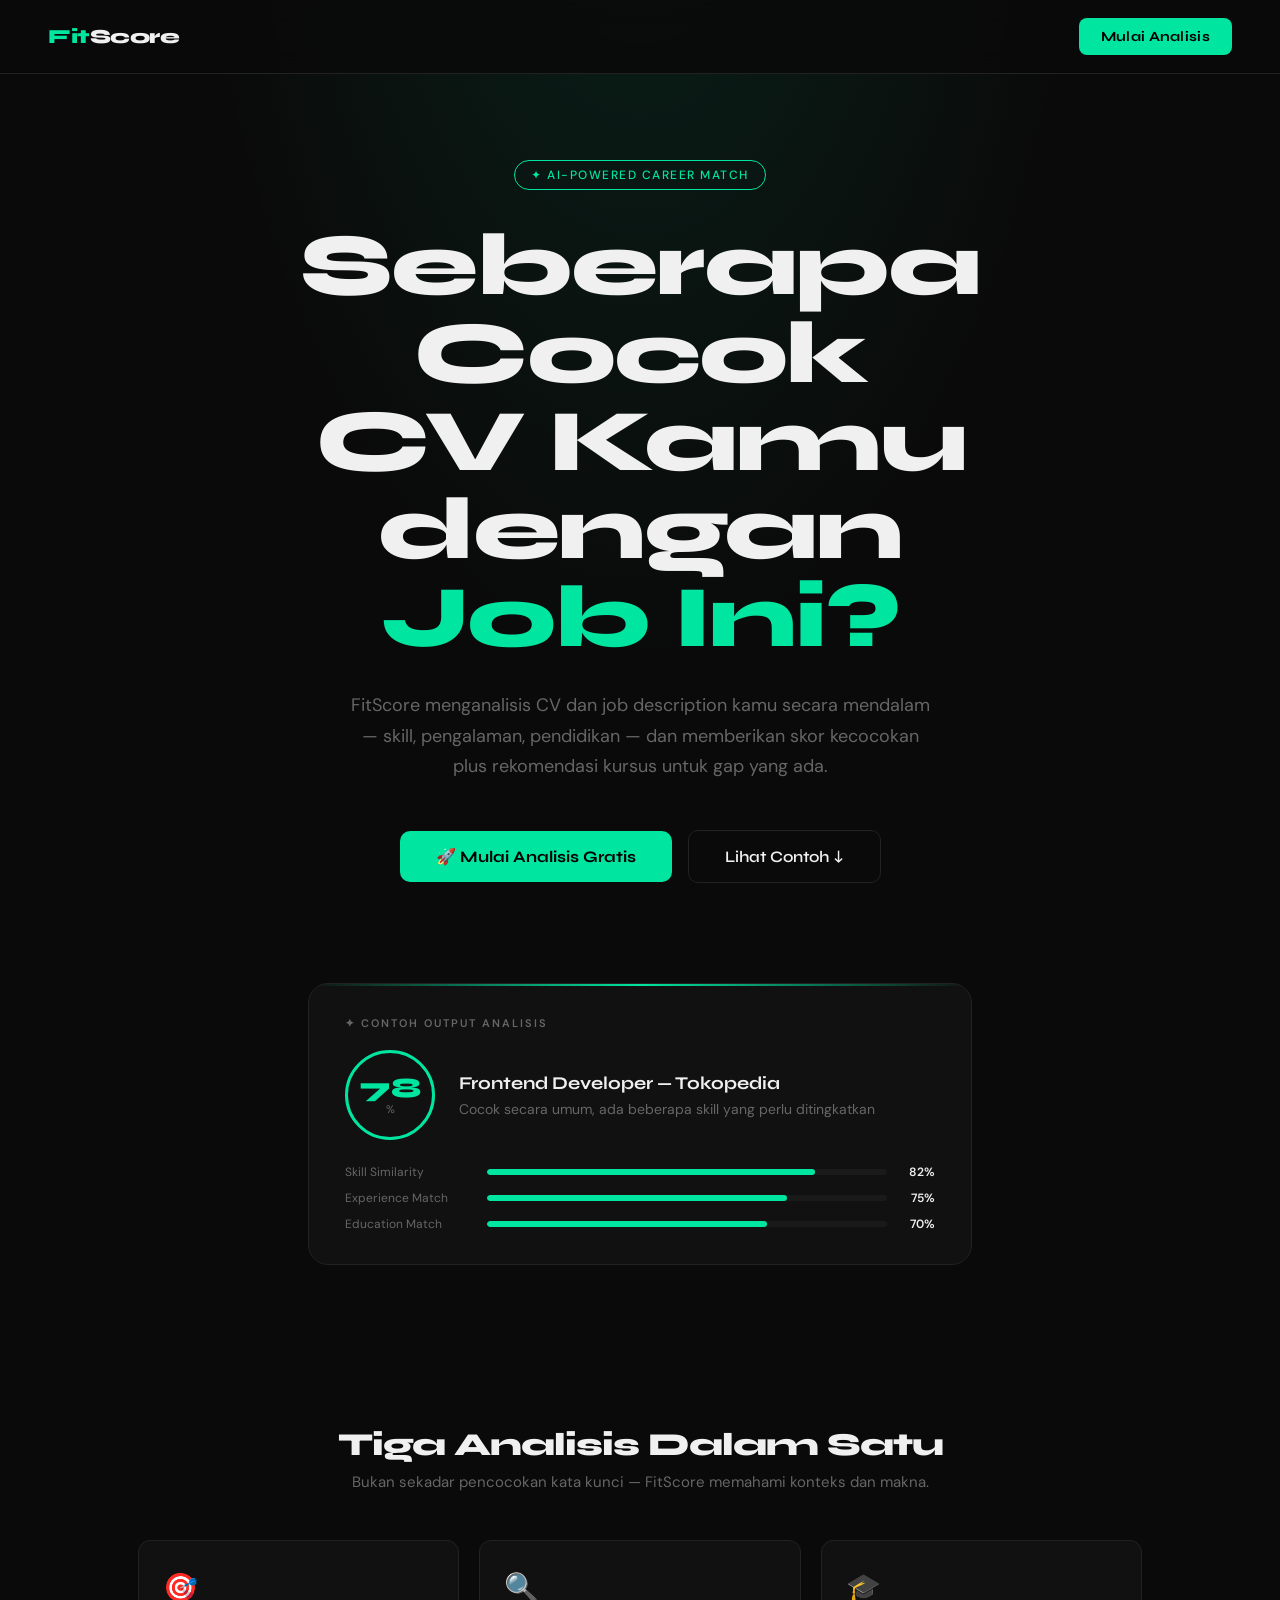
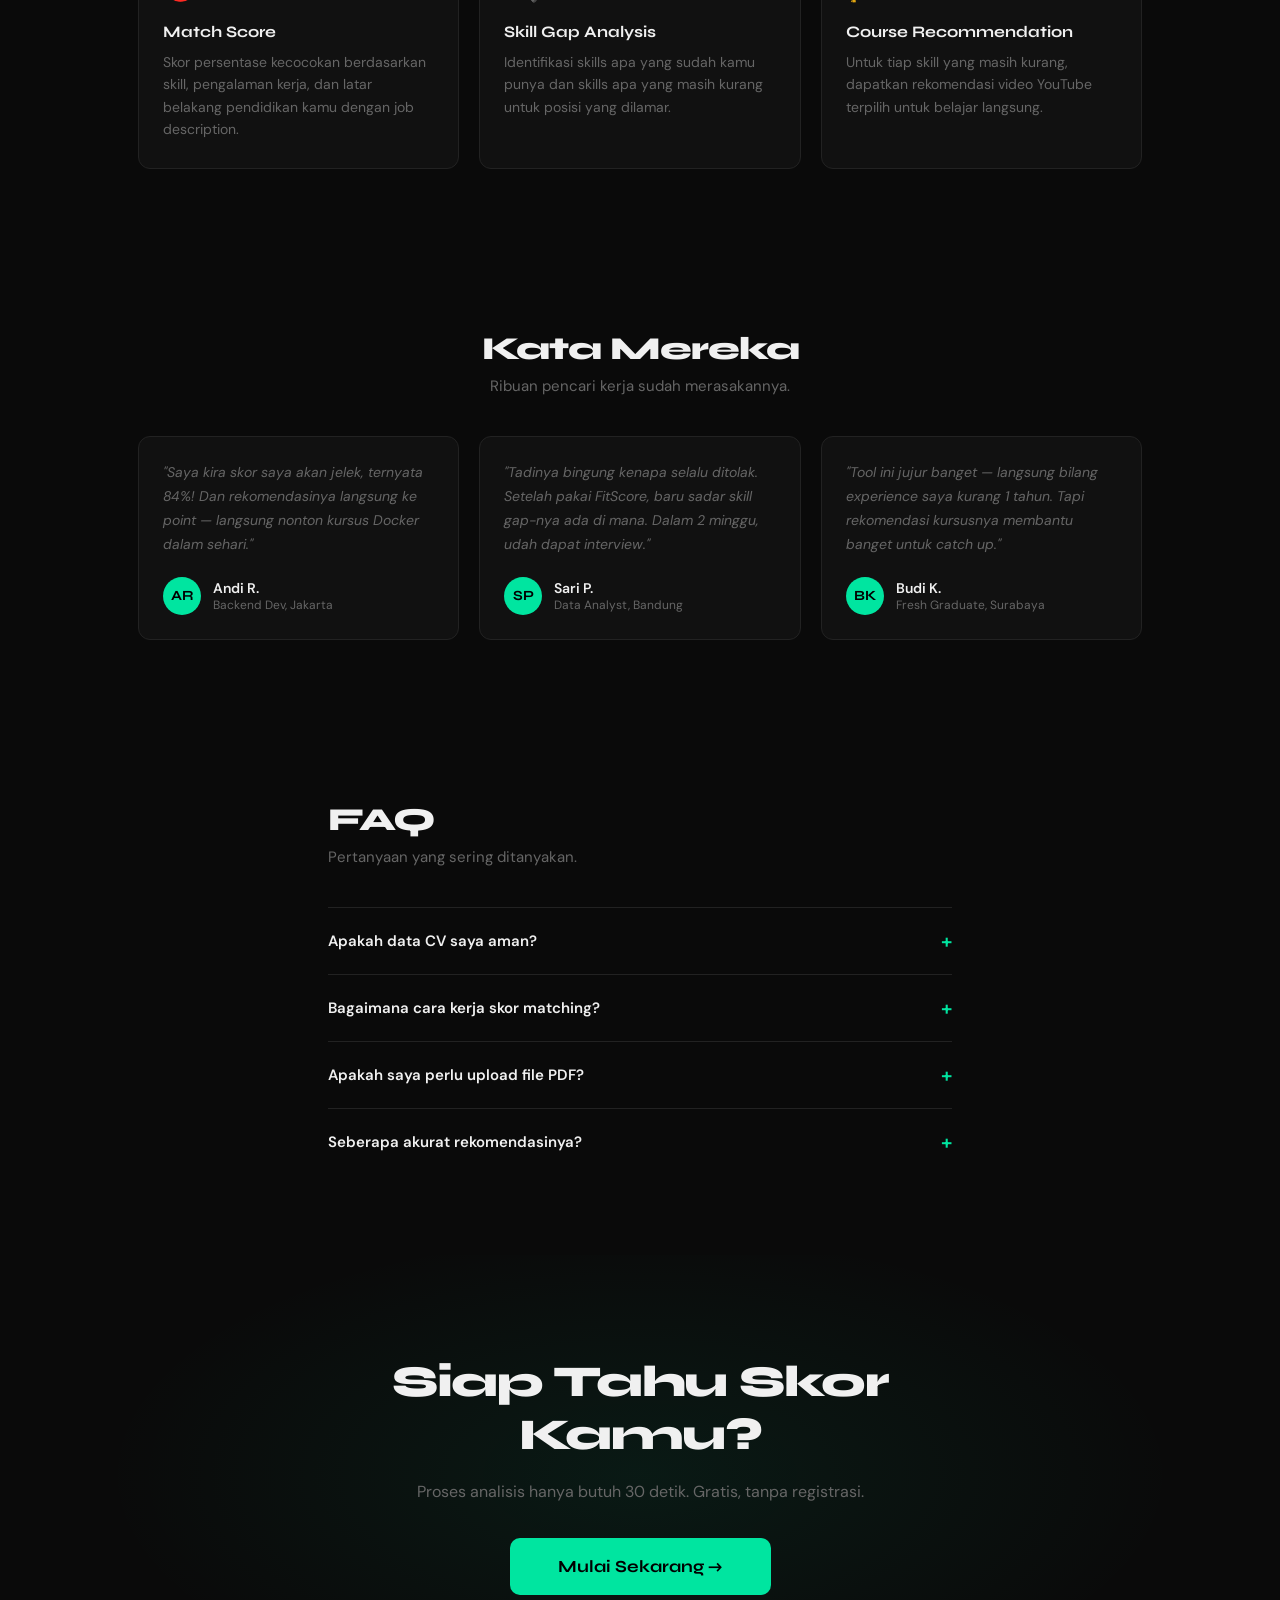
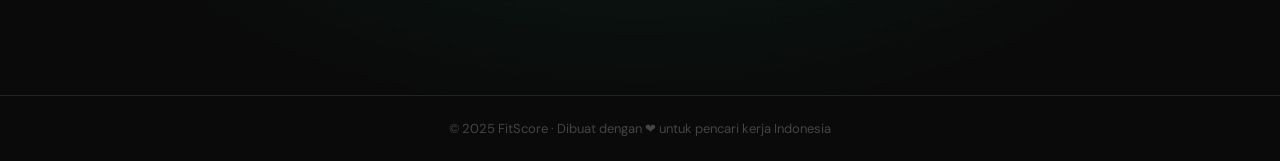
<file: main.html>
<!DOCTYPE html>
<html lang="id">
<head>
<meta charset="UTF-8">
<meta name="viewport" content="width=device-width, initial-scale=1.0">
<title>FitScore — CV × Job Match Analyzer</title>
<link href="https://fonts.googleapis.com/css2?family=Syne:wght@400;600;700;800&family=DM+Sans:ital,wght@0,300;0,400;0,500;1,300&display=swap" rel="stylesheet">
<style>
  :root {
    --bg: #0a0a0a;
    --surface: #111111;
    --surface2: #1a1a1a;
    --border: #222222;
    --accent: #00e5a0;
    --accent2: #00b87a;
    --text: #f0f0f0;
    --muted: #666666;
    --muted2: #444444;
    --red: #ff4d4d;
    --yellow: #ffd166;
    --radius: 12px;
  }
  * { box-sizing: border-box; margin: 0; padding: 0; }
  html { scroll-behavior: smooth; }
  body {
    font-family: 'DM Sans', sans-serif;
    background: var(--bg);
    color: var(--text);
    min-height: 100vh;
    overflow-x: hidden;
  }
  h1,h2,h3,h4 { font-family: 'Syne', sans-serif; }

  .page { display: none; min-height: 100vh; }
  .page.active { display: block; }

  /* ─── NAV ─── */
  nav {
    position: fixed; top: 0; left: 0; right: 0; z-index: 100;
    display: flex; align-items: center; justify-content: space-between;
    padding: 18px 48px;
    background: rgba(10,10,10,0.85);
    backdrop-filter: blur(12px);
    border-bottom: 1px solid var(--border);
  }
  .nav-logo {
    font-family: 'Syne', sans-serif; font-weight: 800; font-size: 20px;
    color: var(--accent); letter-spacing: -0.5px; cursor: pointer;
  }
  .nav-logo span { color: var(--text); }
  .nav-btn {
    background: var(--accent); color: #000; border: none; border-radius: 8px;
    padding: 10px 22px; font-family: 'Syne', sans-serif; font-weight: 700;
    font-size: 14px; cursor: pointer; transition: all 0.2s;
    letter-spacing: 0.3px;
  }
  .nav-btn:hover { background: var(--accent2); transform: translateY(-1px); }

  /* ─── LANDING ─── */
  #landing {
    background: var(--bg);
    background-image: radial-gradient(ellipse 60% 50% at 50% -10%, rgba(0,229,160,0.12) 0%, transparent 60%);
  }
  .hero {
    padding: 160px 48px 100px;
    max-width: 900px; margin: 0 auto; text-align: center;
  }
  .hero-tag {
    display: inline-block;
    border: 1px solid var(--accent);
    color: var(--accent); font-size: 12px; font-weight: 500;
    padding: 6px 16px; border-radius: 100px; letter-spacing: 1.5px;
    text-transform: uppercase; margin-bottom: 32px;
    animation: fadeUp 0.6s ease both;
  }
  .hero h1 {
    font-size: clamp(48px, 7vw, 88px); font-weight: 800; line-height: 1.0;
    letter-spacing: -2px; margin-bottom: 28px;
    animation: fadeUp 0.6s 0.1s ease both;
  }
  .hero h1 .accent { color: var(--accent); }
  .hero p {
    font-size: 18px; color: var(--muted); line-height: 1.7;
    max-width: 580px; margin: 0 auto 48px;
    animation: fadeUp 0.6s 0.2s ease both;
  }
  .hero-cta {
    display: flex; gap: 16px; justify-content: center; align-items: center;
    animation: fadeUp 0.6s 0.3s ease both;
  }
  .btn-primary {
    background: var(--accent); color: #000; border: none; border-radius: 10px;
    padding: 16px 36px; font-family: 'Syne', sans-serif; font-weight: 700;
    font-size: 16px; cursor: pointer; transition: all 0.2s;
  }
  .btn-primary:hover { background: var(--accent2); transform: translateY(-2px); box-shadow: 0 8px 32px rgba(0,229,160,0.25); }
  .btn-ghost {
    background: transparent; color: var(--text); border: 1px solid var(--border);
    border-radius: 10px; padding: 16px 36px;
    font-family: 'Syne', sans-serif; font-weight: 600; font-size: 16px;
    cursor: pointer; transition: all 0.2s;
  }
  .btn-ghost:hover { border-color: var(--muted); }

  /* preview card */
  .preview-section {
    padding: 0 48px 80px; max-width: 760px; margin: 0 auto;
    animation: fadeUp 0.6s 0.4s ease both;
  }
  .preview-card {
    background: var(--surface); border: 1px solid var(--border);
    border-radius: 20px; padding: 32px 36px;
    position: relative; overflow: hidden;
  }
  .preview-card::before {
    content: ''; position: absolute; top: 0; left: 0; right: 0; height: 2px;
    background: linear-gradient(90deg, transparent, var(--accent), transparent);
  }
  .preview-label {
    font-size: 11px; font-weight: 600; letter-spacing: 2px;
    text-transform: uppercase; color: var(--muted); margin-bottom: 20px;
  }
  .preview-score-row {
    display: flex; align-items: center; gap: 24px; margin-bottom: 24px;
  }
  .score-circle {
    width: 90px; height: 90px; border-radius: 50%;
    border: 3px solid var(--accent);
    display: flex; flex-direction: column; align-items: center; justify-content: center;
    position: relative; flex-shrink: 0;
  }
  .score-circle .num { font-family: 'Syne', sans-serif; font-size: 28px; font-weight: 800; color: var(--accent); line-height: 1; }
  .score-circle .pct { font-size: 11px; color: var(--muted); }
  .preview-info h3 { font-size: 18px; font-weight: 700; margin-bottom: 6px; }
  .preview-info p { font-size: 14px; color: var(--muted); }
  .preview-bars { display: flex; flex-direction: column; gap: 10px; }
  .bar-row { display: flex; align-items: center; gap: 12px; }
  .bar-label { font-size: 12px; color: var(--muted); width: 130px; flex-shrink: 0; }
  .bar-track { flex: 1; height: 6px; background: var(--surface2); border-radius: 100px; overflow: hidden; }
  .bar-fill { height: 100%; border-radius: 100px; background: var(--accent); transition: width 1s ease; }
  .bar-val { font-size: 12px; font-weight: 600; width: 36px; text-align: right; }

  /* features */
  .features { padding: 80px 48px; max-width: 1100px; margin: 0 auto; }
  .features-grid {
    display: grid; grid-template-columns: repeat(3, 1fr); gap: 20px;
    margin-top: 48px;
  }
  .feat-card {
    background: var(--surface); border: 1px solid var(--border);
    border-radius: var(--radius); padding: 28px 24px;
    transition: border-color 0.2s;
  }
  .feat-card:hover { border-color: var(--accent); }
  .feat-icon { font-size: 28px; margin-bottom: 16px; }
  .feat-card h3 { font-size: 16px; font-weight: 700; margin-bottom: 10px; }
  .feat-card p { font-size: 14px; color: var(--muted); line-height: 1.6; }

  /* faq */
  .faq { padding: 80px 48px; max-width: 720px; margin: 0 auto; }
  .section-heading { font-size: 32px; font-weight: 800; letter-spacing: -1px; margin-bottom: 8px; }
  .section-sub { font-size: 15px; color: var(--muted); margin-bottom: 40px; }
  .faq-item {
    border-top: 1px solid var(--border); padding: 20px 0; cursor: pointer;
  }
  .faq-q {
    display: flex; justify-content: space-between; align-items: center;
    font-weight: 600; font-size: 15px;
  }
  .faq-toggle { color: var(--accent); font-size: 20px; transition: transform 0.2s; }
  .faq-a { font-size: 14px; color: var(--muted); line-height: 1.7; max-height: 0; overflow: hidden; transition: max-height 0.3s ease, padding 0.3s; }
  .faq-item.open .faq-toggle { transform: rotate(45deg); }
  .faq-item.open .faq-a { max-height: 200px; padding-top: 12px; }

  /* testimonials */
  .testi { padding: 80px 48px; max-width: 1100px; margin: 0 auto; }
  .testi-grid { display: grid; grid-template-columns: repeat(3,1fr); gap: 20px; margin-top: 40px; }
  .testi-card {
    background: var(--surface); border: 1px solid var(--border); border-radius: var(--radius); padding: 24px;
  }
  .testi-text { font-size: 14px; color: var(--muted); line-height: 1.7; margin-bottom: 20px; font-style: italic; }
  .testi-author { display: flex; align-items: center; gap: 12px; }
  .testi-avatar {
    width: 38px; height: 38px; border-radius: 50%;
    background: var(--accent); display: flex; align-items: center; justify-content: center;
    font-family: 'Syne', sans-serif; font-weight: 700; font-size: 14px; color: #000;
  }
  .testi-name { font-weight: 600; font-size: 14px; }
  .testi-role { font-size: 12px; color: var(--muted); }

  /* cta bottom */
  .cta-bottom {
    text-align: center; padding: 100px 48px;
    background: radial-gradient(ellipse 60% 80% at 50% 50%, rgba(0,229,160,0.07) 0%, transparent 70%);
  }
  .cta-bottom h2 { font-size: 44px; font-weight: 800; letter-spacing: -1.5px; margin-bottom: 20px; }
  .cta-bottom p { color: var(--muted); margin-bottom: 36px; font-size: 16px; }
  footer { text-align: center; padding: 24px; border-top: 1px solid var(--border); font-size: 13px; color: var(--muted2); }

  /* ─── INPUT PAGE ─── */
  #input-page { padding-top: 80px; }
  .input-header {
    padding: 48px 48px 32px;
    border-bottom: 1px solid var(--border);
    max-width: 1200px; margin: 0 auto;
  }
  .input-header h2 { font-size: 28px; font-weight: 800; letter-spacing: -0.5px; }
  .input-header p { color: var(--muted); font-size: 15px; margin-top: 6px; }
  .step-pills { display: flex; gap: 8px; margin-bottom: 16px; }
  .step-pill {
    font-size: 11px; font-weight: 600; letter-spacing: 1px; text-transform: uppercase;
    padding: 5px 14px; border-radius: 100px; border: 1px solid var(--border); color: var(--muted);
  }
  .step-pill.active { border-color: var(--accent); color: var(--accent); background: rgba(0,229,160,0.08); }

  .input-cols {
    display: grid; grid-template-columns: 1fr 1fr; gap: 0;
    max-width: 1200px; margin: 0 auto;
    min-height: calc(100vh - 200px);
  }
  .input-col {
    padding: 36px 48px;
    border-right: 1px solid var(--border);
  }
  .input-col:last-child { border-right: none; }
  .col-title {
    font-family: 'Syne', sans-serif; font-size: 13px; font-weight: 700;
    letter-spacing: 2px; text-transform: uppercase; color: var(--accent);
    margin-bottom: 28px; display: flex; align-items: center; gap: 10px;
  }
  .col-title::after {
    content: ''; flex: 1; height: 1px; background: var(--border);
  }
  .form-group { margin-bottom: 20px; }
  label { display: block; font-size: 12px; font-weight: 600; color: var(--muted); letter-spacing: 0.5px; text-transform: uppercase; margin-bottom: 8px; }
  input[type=text], input[type=number], textarea, select {
    width: 100%; background: var(--surface2);
    border: 1px solid var(--border); border-radius: 8px;
    color: var(--text); font-family: 'DM Sans', sans-serif;
    font-size: 14px; padding: 12px 14px;
    transition: border-color 0.2s; outline: none; resize: none;
  }
  input[type=text]:focus, textarea:focus, select:focus { border-color: var(--accent); }
  .form-row { display: grid; grid-template-columns: 1fr 1fr; gap: 12px; }
  .form-divider {
    height: 1px; background: var(--border); margin: 24px 0;
  }
  .section-mini { font-size: 13px; font-weight: 600; color: var(--text); margin-bottom: 14px; display: flex; align-items: center; gap: 8px; }
  .section-mini span { font-size: 11px; font-weight: 400; color: var(--muted); }

  .exp-entry {
    background: var(--surface2); border: 1px solid var(--border); border-radius: 10px;
    padding: 16px; margin-bottom: 12px; position: relative;
  }
  .add-btn {
    display: flex; align-items: center; gap: 8px; background: none; border: 1px dashed var(--border);
    color: var(--muted); border-radius: 8px; padding: 10px 16px; cursor: pointer; font-size: 13px;
    width: 100%; justify-content: center; transition: all 0.2s; font-family: 'DM Sans', sans-serif;
  }
  .add-btn:hover { border-color: var(--accent); color: var(--accent); }

  .input-footer {
    padding: 24px 48px; border-top: 1px solid var(--border); max-width: 1200px; margin: 0 auto;
    display: flex; justify-content: flex-end; gap: 16px;
  }
  .btn-analyze {
    background: var(--accent); color: #000; border: none; border-radius: 10px;
    padding: 14px 40px; font-family: 'Syne', sans-serif; font-weight: 700;
    font-size: 16px; cursor: pointer; transition: all 0.2s;
  }
  .btn-analyze:hover { background: var(--accent2); transform: translateY(-2px); }

  /* ─── LOADING ─── */
  #loading-page {
    display: none; flex-direction: column; align-items: center; justify-content: center;
    min-height: 100vh; text-align: center; padding: 40px;
  }
  #loading-page.active { display: flex; }
  .loading-orb {
    width: 100px; height: 100px; border-radius: 50%;
    border: 2px solid var(--border);
    border-top-color: var(--accent);
    animation: spin 1s linear infinite;
    position: relative; margin-bottom: 40px;
  }
  .loading-orb::before {
    content: ''; position: absolute; inset: 8px; border-radius: 50%;
    border: 2px solid transparent; border-top-color: rgba(0,229,160,0.4);
    animation: spin 1.5s linear infinite reverse;
  }
  @keyframes spin { to { transform: rotate(360deg); } }
  .loading-title { font-size: 28px; font-weight: 800; margin-bottom: 12px; }
  .loading-step {
    font-size: 15px; color: var(--muted); margin-bottom: 40px;
    min-height: 24px; transition: opacity 0.3s;
  }
  .loading-steps-list {
    display: flex; flex-direction: column; gap: 12px; width: 100%; max-width: 340px;
  }
  .ls-item {
    display: flex; align-items: center; gap: 12px;
    font-size: 14px; color: var(--muted); opacity: 0.4; transition: all 0.4s;
  }
  .ls-item.done { color: var(--text); opacity: 1; }
  .ls-item.active-step { color: var(--accent); opacity: 1; }
  .ls-dot {
    width: 8px; height: 8px; border-radius: 50%;
    background: var(--muted2); flex-shrink: 0; transition: background 0.3s;
  }
  .ls-item.done .ls-dot { background: var(--accent); }
  .ls-item.active-step .ls-dot { background: var(--accent); animation: pulse 1s infinite; }
  @keyframes pulse { 0%,100%{opacity:1;transform:scale(1)} 50%{opacity:0.5;transform:scale(1.3)} }

  /* ─── RESULT ─── */
  #result-page { padding-top: 80px; }
  .result-header {
    padding: 40px 48px; border-bottom: 1px solid var(--border);
    display: flex; align-items: center; justify-content: space-between;
    max-width: 1200px; margin: 0 auto;
  }
  .result-header h2 { font-size: 24px; font-weight: 800; }
  .result-header p { font-size: 14px; color: var(--muted); margin-top: 4px; }
  .btn-retake {
    background: var(--surface2); color: var(--text); border: 1px solid var(--border);
    border-radius: 8px; padding: 10px 20px; font-family: 'Syne', sans-serif;
    font-size: 13px; font-weight: 600; cursor: pointer; transition: all 0.2s;
  }
  .btn-retake:hover { border-color: var(--muted); }

  .result-body { padding: 40px 48px; max-width: 1200px; margin: 0 auto; }

  /* Score section */
  .score-section {
    display: grid; grid-template-columns: 300px 1fr; gap: 32px; margin-bottom: 48px;
    background: var(--surface); border: 1px solid var(--border); border-radius: 20px;
    padding: 40px; overflow: hidden; position: relative;
  }
  .score-section::before {
    content: ''; position: absolute; top: 0; left: 0; right: 0; height: 2px;
    background: linear-gradient(90deg, var(--accent), transparent);
  }
  .big-score {
    display: flex; flex-direction: column; align-items: center; justify-content: center;
    border-right: 1px solid var(--border); padding-right: 32px;
  }
  .big-score-num {
    font-family: 'Syne', sans-serif; font-size: 88px; font-weight: 800;
    color: var(--accent); line-height: 1; letter-spacing: -4px;
  }
  .big-score-pct { font-size: 14px; color: var(--muted); margin-top: 4px; }
  .big-score-label { font-size: 13px; font-weight: 600; margin-top: 16px; }
  .score-badge {
    display: inline-block; padding: 4px 14px; border-radius: 100px;
    font-size: 12px; font-weight: 600; margin-top: 8px;
  }
  .badge-great { background: rgba(0,229,160,0.15); color: var(--accent); }
  .badge-ok { background: rgba(255,209,102,0.15); color: var(--yellow); }
  .badge-low { background: rgba(255,77,77,0.15); color: var(--red); }
  .score-breakdown { padding-left: 8px; }
  .score-breakdown h4 { font-size: 13px; font-weight: 700; letter-spacing: 1px; text-transform: uppercase; color: var(--muted); margin-bottom: 24px; }
  .breakdown-item { margin-bottom: 20px; }
  .breakdown-label { display: flex; justify-content: space-between; font-size: 14px; margin-bottom: 8px; }
  .breakdown-track { height: 8px; background: var(--surface2); border-radius: 100px; overflow: hidden; }
  .breakdown-fill { height: 100%; border-radius: 100px; transition: width 1.2s ease; }
  .fill-green { background: var(--accent); }
  .fill-yellow { background: var(--yellow); }
  .fill-blue { background: #5b9cf6; }

  /* Skills section */
  .skills-section { margin-bottom: 48px; }
  .section-title { font-size: 20px; font-weight: 800; margin-bottom: 6px; }
  .section-desc { font-size: 14px; color: var(--muted); margin-bottom: 28px; }
  .skills-grid { display: grid; grid-template-columns: 1fr 1fr; gap: 20px; }
  .skills-col {
    background: var(--surface); border: 1px solid var(--border);
    border-radius: var(--radius); padding: 24px; overflow: hidden;
  }
  .skills-col-header {
    display: flex; align-items: center; gap: 10px; margin-bottom: 20px;
    font-size: 14px; font-weight: 700;
  }
  .dot-green { width: 8px; height: 8px; border-radius: 50%; background: var(--accent); flex-shrink: 0; }
  .dot-red { width: 8px; height: 8px; border-radius: 50%; background: var(--red); flex-shrink: 0; }
  .skill-chip {
    display: inline-flex; align-items: center; gap: 6px;
    padding: 6px 14px; border-radius: 100px; font-size: 13px; font-weight: 500;
    margin: 4px;
  }
  .chip-match { background: rgba(0,229,160,0.1); color: var(--accent); border: 1px solid rgba(0,229,160,0.2); }
  .chip-miss { background: rgba(255,77,77,0.08); color: var(--red); border: 1px solid rgba(255,77,77,0.18); }
  .skill-chips { margin-bottom: 20px; }
  .miss-explanation { font-size: 13px; color: var(--muted); line-height: 1.6; border-top: 1px solid var(--border); padding-top: 16px; margin-top: 4px; }

  /* Courses */
  .courses-section { margin-bottom: 40px; }
  .course-skill-group { margin-bottom: 36px; }
  .course-skill-label {
    display: inline-flex; align-items: center; gap: 8px;
    font-size: 13px; font-weight: 600; color: var(--red);
    background: rgba(255,77,77,0.08); border: 1px solid rgba(255,77,77,0.18);
    padding: 5px 14px; border-radius: 100px; margin-bottom: 18px;
  }
  .course-cards { display: grid; grid-template-columns: repeat(3, 1fr); gap: 16px; }
  .course-card {
    background: var(--surface); border: 1px solid var(--border);
    border-radius: var(--radius); overflow: hidden; transition: all 0.2s; cursor: pointer;
  }
  .course-card:hover { border-color: var(--accent); transform: translateY(-2px); }
  .course-thumb {
    width: 100%; aspect-ratio: 16/9;
    background: var(--surface2); position: relative; overflow: hidden;
  }
  .course-thumb img { width: 100%; height: 100%; object-fit: cover; }
  .thumb-placeholder {
    width: 100%; height: 100%;
    display: flex; align-items: center; justify-content: center;
    font-size: 28px; background: var(--surface2);
  }
  .play-icon {
    position: absolute; top: 50%; left: 50%; transform: translate(-50%,-50%);
    width: 40px; height: 40px; border-radius: 50%;
    background: rgba(0,0,0,0.7); display: flex; align-items: center; justify-content: center;
    font-size: 14px; color: #fff; opacity: 0; transition: opacity 0.2s;
  }
  .course-card:hover .play-icon { opacity: 1; }
  .course-info { padding: 14px; }
  .course-title { font-size: 13px; font-weight: 600; line-height: 1.4; margin-bottom: 8px; display: -webkit-box; -webkit-line-clamp: 2; -webkit-box-orient: vertical; overflow: hidden; }
  .course-channel { font-size: 12px; color: var(--muted); margin-bottom: 6px; }
  .course-meta { display: flex; justify-content: space-between; font-size: 11px; color: var(--muted2); }

  /* Animations */
  @keyframes fadeUp { from { opacity: 0; transform: translateY(24px); } to { opacity: 1; transform: translateY(0); } }
  .fade-in { animation: fadeUp 0.5s ease both; }

  /* Responsive */
  @media(max-width: 900px) {
    nav { padding: 16px 24px; }
    .hero { padding: 120px 24px 60px; }
    .preview-section, .features, .faq, .testi { padding-left: 24px; padding-right: 24px; }
    .features-grid, .testi-grid { grid-template-columns: 1fr; }
    .input-cols { grid-template-columns: 1fr; }
    .input-col { padding: 24px; }
    .input-col:first-child { border-right: none; border-bottom: 1px solid var(--border); }
    .score-section { grid-template-columns: 1fr; }
    .big-score { border-right: none; border-bottom: 1px solid var(--border); padding-bottom: 24px; }
    .skills-grid, .course-cards { grid-template-columns: 1fr; }
    .result-body { padding: 24px; }
  }
</style>
</head>
<body>

<nav>
  <div class="nav-logo" onclick="showPage('landing')">Fit<span>Score</span></div>
  <button class="nav-btn" onclick="showPage('input')">Mulai Analisis</button>
</nav>

<!-- ═══════════════ LANDING ═══════════════ -->
<div id="landing" class="page active">
  <div class="hero">
    <div class="hero-tag">✦ AI-Powered Career Match</div>
    <h1>Seberapa Cocok<br>CV Kamu dengan <span class="accent">Job Ini?</span></h1>
    <p>FitScore menganalisis CV dan job description kamu secara mendalam — skill, pengalaman, pendidikan — dan memberikan skor kecocokan plus rekomendasi kursus untuk gap yang ada.</p>
    <div class="hero-cta">
      <button class="btn-primary" onclick="showPage('input')">🚀 Mulai Analisis Gratis</button>
      <button class="btn-ghost" onclick="document.querySelector('.preview-section').scrollIntoView({behavior:'smooth'})">Lihat Contoh ↓</button>
    </div>
  </div>

  <div class="preview-section">
    <div class="preview-card">
      <div class="preview-label">✦ Contoh Output Analisis</div>
      <div class="preview-score-row">
        <div class="score-circle">
          <span class="num">78</span>
          <span class="pct">%</span>
        </div>
        <div class="preview-info">
          <h3>Frontend Developer — Tokopedia</h3>
          <p>Cocok secara umum, ada beberapa skill yang perlu ditingkatkan</p>
        </div>
      </div>
      <div class="preview-bars">
        <div class="bar-row">
          <span class="bar-label">Skill Similarity</span>
          <div class="bar-track"><div class="bar-fill" style="width:82%"></div></div>
          <span class="bar-val">82%</span>
        </div>
        <div class="bar-row">
          <span class="bar-label">Experience Match</span>
          <div class="bar-track"><div class="bar-fill" style="width:75%"></div></div>
          <span class="bar-val">75%</span>
        </div>
        <div class="bar-row">
          <span class="bar-label">Education Match</span>
          <div class="bar-track"><div class="bar-fill" style="width:70%"></div></div>
          <span class="bar-val">70%</span>
        </div>
      </div>
    </div>
  </div>

  <div class="features">
    <div style="text-align:center">
      <h2 class="section-heading">Tiga Analisis Dalam Satu</h2>
      <p class="section-sub">Bukan sekadar pencocokan kata kunci — FitScore memahami konteks dan makna.</p>
    </div>
    <div class="features-grid">
      <div class="feat-card">
        <div class="feat-icon">🎯</div>
        <h3>Match Score</h3>
        <p>Skor persentase kecocokan berdasarkan skill, pengalaman kerja, dan latar belakang pendidikan kamu dengan job description.</p>
      </div>
      <div class="feat-card">
        <div class="feat-icon">🔍</div>
        <h3>Skill Gap Analysis</h3>
        <p>Identifikasi skills apa yang sudah kamu punya dan skills apa yang masih kurang untuk posisi yang dilamar.</p>
      </div>
      <div class="feat-card">
        <div class="feat-icon">🎓</div>
        <h3>Course Recommendation</h3>
        <p>Untuk tiap skill yang masih kurang, dapatkan rekomendasi video YouTube terpilih untuk belajar langsung.</p>
      </div>
    </div>
  </div>

  <div class="testi">
    <div style="text-align:center">
      <h2 class="section-heading">Kata Mereka</h2>
      <p class="section-sub">Ribuan pencari kerja sudah merasakannya.</p>
    </div>
    <div class="testi-grid">
      <div class="testi-card">
        <p class="testi-text">"Saya kira skor saya akan jelek, ternyata 84%! Dan rekomendasinya langsung ke point — langsung nonton kursus Docker dalam sehari."</p>
        <div class="testi-author">
          <div class="testi-avatar">AR</div>
          <div><div class="testi-name">Andi R.</div><div class="testi-role">Backend Dev, Jakarta</div></div>
        </div>
      </div>
      <div class="testi-card">
        <p class="testi-text">"Tadinya bingung kenapa selalu ditolak. Setelah pakai FitScore, baru sadar skill gap-nya ada di mana. Dalam 2 minggu, udah dapat interview."</p>
        <div class="testi-author">
          <div class="testi-avatar">SP</div>
          <div><div class="testi-name">Sari P.</div><div class="testi-role">Data Analyst, Bandung</div></div>
        </div>
      </div>
      <div class="testi-card">
        <p class="testi-text">"Tool ini jujur banget — langsung bilang experience saya kurang 1 tahun. Tapi rekomendasi kursusnya membantu banget untuk catch up."</p>
        <div class="testi-author">
          <div class="testi-avatar">BK</div>
          <div><div class="testi-name">Budi K.</div><div class="testi-role">Fresh Graduate, Surabaya</div></div>
        </div>
      </div>
    </div>
  </div>

  <div class="faq">
    <h2 class="section-heading">FAQ</h2>
    <p class="section-sub">Pertanyaan yang sering ditanyakan.</p>
    <div class="faq-item" onclick="toggleFaq(this)">
      <div class="faq-q">Apakah data CV saya aman? <span class="faq-toggle">+</span></div>
      <div class="faq-a">Data yang kamu masukkan hanya diproses untuk analisis dan tidak disimpan di server kami. Setiap sesi bersifat independen dan privat.</div>
    </div>
    <div class="faq-item" onclick="toggleFaq(this)">
      <div class="faq-q">Bagaimana cara kerja skor matching? <span class="faq-toggle">+</span></div>
      <div class="faq-a">FitScore menggunakan NLP dan semantic matching untuk memahami kesamaan skill, relevansi pengalaman kerja, dan kesesuaian pendidikan. Hasilnya dibobot menjadi satu skor komposit.</div>
    </div>
    <div class="faq-item" onclick="toggleFaq(this)">
      <div class="faq-q">Apakah saya perlu upload file PDF? <span class="faq-toggle">+</span></div>
      <div class="faq-a">Tidak! Kamu cukup mengisi form atau paste teks CV kamu langsung di kolom yang tersedia. Tidak perlu upload file apapun.</div>
    </div>
    <div class="faq-item" onclick="toggleFaq(this)">
      <div class="faq-q">Seberapa akurat rekomendasinya? <span class="faq-toggle">+</span></div>
      <div class="faq-a">Rekomendasi kursus YouTube kami dikurasi berdasarkan relevansi skill, kualitas konten (rating & views), dan keseuaian level pemula vs advanced.</div>
    </div>
  </div>

  <div class="cta-bottom">
    <h2>Siap Tahu Skor<br>Kamu?</h2>
    <p>Proses analisis hanya butuh 30 detik. Gratis, tanpa registrasi.</p>
    <button class="btn-primary" style="font-size:17px;padding:18px 48px" onclick="showPage('input')">Mulai Sekarang →</button>
  </div>

  <footer>© 2025 FitScore · Dibuat dengan ❤ untuk pencari kerja Indonesia</footer>
</div>

<!-- ═══════════════ INPUT ═══════════════ -->
<div id="input-page" class="page">
  <div class="input-header">
    <div class="step-pills">
      <div class="step-pill active">1 · Input</div>
      <div class="step-pill">2 · Analisis</div>
      <div class="step-pill">3 · Hasil</div>
    </div>
    <h2>Isi Data CV & Job Description</h2>
    <p>Semakin lengkap data yang kamu isi, semakin akurat hasil analisisnya.</p>
  </div>

  <div class="input-cols">
    <!-- LEFT: CV -->
    <div class="input-col">
      <div class="col-title">📄 Data CV Kamu</div>

      <div class="form-group">
        <label>Nama Lengkap</label>
        <input type="text" id="cv-name" placeholder="Contoh: Budi Santoso">
      </div>

      <div class="section-mini">Pendidikan</div>
      <div class="form-row">
        <div class="form-group">
          <label>Universitas</label>
          <input type="text" id="cv-univ" placeholder="UI, ITB, UGM...">
        </div>
        <div class="form-group">
          <label>Jurusan</label>
          <input type="text" id="cv-major" placeholder="Teknik Informatika...">
        </div>
      </div>
      <div class="form-row">
        <div class="form-group">
          <label>Tahun Lulus</label>
          <input type="text" id="cv-grad" placeholder="2022">
        </div>
        <div class="form-group">
          <label>IPK <span style="color:var(--muted);font-size:10px;font-weight:400">(opsional)</span></label>
          <input type="text" id="cv-gpa" placeholder="3.5">
        </div>
      </div>

      <div class="form-divider"></div>
      <div class="section-mini">Pengalaman Kerja <span>(tambah sampai 3 entri)</span></div>
      <div id="exp-list">
        <div class="exp-entry">
          <div class="form-row">
            <div class="form-group" style="margin-bottom:0">
              <label>Perusahaan</label>
              <input type="text" placeholder="Nama perusahaan">
            </div>
            <div class="form-group" style="margin-bottom:0">
              <label>Posisi</label>
              <input type="text" placeholder="Software Engineer">
            </div>
          </div>
          <div class="form-group" style="margin-top:10px;margin-bottom:0">
            <label>Durasi</label>
            <input type="text" placeholder="Jan 2022 – Des 2023">
          </div>
        </div>
      </div>
      <button class="add-btn" onclick="addExp()">+ Tambah Pengalaman</button>

      <div class="form-divider"></div>
      <div class="form-group">
        <label>Skills <span style="color:var(--muted);font-size:10px;font-weight:400">(pisah dengan koma)</span></label>
        <input type="text" id="cv-skills" placeholder="Python, React, SQL, Docker, Git...">
      </div>

      <div class="form-group">
        <label>Sertifikasi & Organisasi <span style="color:var(--muted);font-size:10px;font-weight:400">(opsional)</span></label>
        <input type="text" id="cv-cert" placeholder="AWS Solutions Architect, Google Analytics...">
      </div>

      <div class="form-divider"></div>
      <div class="form-group">
        <label>Paste Ringkasan CV di Sini <span style="color:var(--muted);font-size:10px;font-weight:400">(opsional tapi disarankan)</span></label>
        <textarea id="cv-text" rows="6" placeholder="Paste isi CV kamu di sini untuk analisis yang lebih akurat. Bisa copy-paste dari Word atau LinkedIn..."></textarea>
      </div>
    </div>

    <!-- RIGHT: JD -->
    <div class="input-col">
      <div class="col-title">💼 Job Description</div>

      <div class="form-row">
        <div class="form-group">
          <label>Posisi yang Dilamar</label>
          <input type="text" id="jd-role" placeholder="Frontend Developer">
        </div>
        <div class="form-group">
          <label>Nama Perusahaan</label>
          <input type="text" id="jd-company" placeholder="Tokopedia, Gojek...">
        </div>
      </div>

      <div class="form-group">
        <label>Required Skills <span style="color:var(--muted);font-size:10px;font-weight:400">(pisah dengan koma)</span></label>
        <input type="text" id="jd-skills" placeholder="React, TypeScript, Node.js, REST API...">
      </div>

      <div class="form-row">
        <div class="form-group">
          <label>Pengalaman Minimum</label>
          <input type="text" id="jd-exp" placeholder="2 tahun">
        </div>
        <div class="form-group">
          <label>Level Posisi</label>
          <select id="jd-level">
            <option value="">Pilih level...</option>
            <option>Fresh Graduate / Entry Level</option>
            <option>Junior (1-2 tahun)</option>
            <option>Mid-level (2-5 tahun)</option>
            <option>Senior (5+ tahun)</option>
          </select>
        </div>
      </div>

      <div class="form-group">
        <label>Industri</label>
        <input type="text" id="jd-industry" placeholder="Teknologi, E-commerce, Finance...">
      </div>

      <div class="form-divider"></div>
      <div class="form-group">
        <label>Paste Job Description di Sini <span style="color:var(--muted);font-size:10px;font-weight:400">(wajib diisi)</span></label>
        <textarea id="jd-text" rows="14" placeholder="Paste full job description di sini. Semakin lengkap, semakin akurat analisisnya...

Contoh:
We are looking for a skilled Frontend Developer to join our team...
Requirements:
- 2+ years experience with React...
- Strong understanding of TypeScript..."></textarea>
      </div>

      <div style="background:var(--surface2);border:1px solid var(--border);border-radius:10px;padding:16px;margin-top:8px">
        <div style="font-size:12px;font-weight:600;color:var(--accent);margin-bottom:8px">💡 Tips untuk hasil terbaik</div>
        <div style="font-size:13px;color:var(--muted);line-height:1.7">
          • Paste job description selengkap mungkin<br>
          • Isi skills dengan detail (jangan hanya "programming")<br>
          • Tuliskan pengalaman kerja yang paling relevan
        </div>
      </div>
    </div>
  </div>

  <div class="input-footer">
    <button class="btn-ghost btn-retake" onclick="showPage('landing')">← Kembali</button>
    <button class="btn-analyze" onclick="startAnalysis()">🔍 Analisis Sekarang</button>
  </div>
</div>

<!-- ═══════════════ LOADING ═══════════════ -->
<div id="loading-page" class="page">
  <div class="loading-orb"></div>
  <div class="loading-title">Menganalisis...</div>
  <div class="loading-step" id="loading-step-text">Mempersiapkan data</div>
  <div class="loading-steps-list" id="loading-steps-list">
    <div class="ls-item" id="ls-1"><div class="ls-dot"></div>Named Entity Recognition (NER)</div>
    <div class="ls-item" id="ls-2"><div class="ls-dot"></div>Skill Extraction & Normalization</div>
    <div class="ls-item" id="ls-3"><div class="ls-dot"></div>Semantic Matching (TF-IDF)</div>
    <div class="ls-item" id="ls-4"><div class="ls-dot"></div>Experience & Education Scoring</div>
    <div class="ls-item" id="ls-5"><div class="ls-dot"></div>Generating Recommendations</div>
  </div>
</div>

<!-- ═══════════════ RESULT ═══════════════ -->
<div id="result-page" class="page">
  <div class="result-header" style="max-width:100%;padding:40px 48px">
    <div>
      <h2>Hasil Analisis</h2>
      <p id="result-subtitle">CV kamu dianalisis terhadap posisi yang dilamar</p>
    </div>
    <button class="btn-retake" onclick="showPage('input')">← Analisis Ulang</button>
  </div>

  <div class="result-body">
    <!-- SCORE -->
    <div class="score-section fade-in">
      <div class="big-score">
        <div class="big-score-num" id="result-score">0</div>
        <div class="big-score-pct">Match Score</div>
        <div class="big-score-label" id="result-label">—</div>
        <div class="score-badge" id="result-badge"></div>
      </div>
      <div class="score-breakdown">
        <h4>Breakdown Skor</h4>
        <div class="breakdown-item">
          <div class="breakdown-label"><span>Skill Similarity</span><span id="s-skill">0%</span></div>
          <div class="breakdown-track"><div class="breakdown-fill fill-green" id="bar-skill" style="width:0%"></div></div>
        </div>
        <div class="breakdown-item">
          <div class="breakdown-label"><span>Experience Match</span><span id="s-exp">0%</span></div>
          <div class="breakdown-track"><div class="breakdown-fill fill-yellow" id="bar-exp" style="width:0%"></div></div>
        </div>
        <div class="breakdown-item">
          <div class="breakdown-label"><span>Education Match</span><span id="s-edu">0%</span></div>
          <div class="breakdown-track"><div class="breakdown-fill fill-blue" id="bar-edu" style="width:0%"></div></div>
        </div>
        <div style="margin-top:24px;padding:16px;background:var(--surface2);border-radius:10px;font-size:14px;color:var(--muted);line-height:1.7" id="score-summary"></div>
      </div>
    </div>

    <!-- SKILL GAP -->
    <div class="skills-section fade-in">
      <div class="section-title">🔍 Skill Gap Analysis</div>
      <div class="section-desc">Skills yang cocok dan yang perlu kamu tingkatkan untuk posisi ini.</div>
      <div class="skills-grid">
        <div class="skills-col">
          <div class="skills-col-header"><div class="dot-green"></div>Skills yang Cocok ✓</div>
          <div class="skill-chips" id="matched-skills"></div>
        </div>
        <div class="skills-col">
          <div class="skills-col-header"><div class="dot-red"></div>Skills yang Kurang ✗</div>
          <div class="skill-chips" id="missing-skills"></div>
          <div class="miss-explanation" id="miss-explanation"></div>
        </div>
      </div>
    </div>

    <!-- COURSES -->
    <div class="courses-section fade-in">
      <div class="section-title">🎓 Rekomendasi Kursus</div>
      <div class="section-desc">Video YouTube terpilih untuk tiap skill yang masih perlu dikuasai.</div>
      <div id="courses-container"></div>
    </div>
  </div>
</div>

<script>
// ── PAGE ROUTER ──
function showPage(id) {
  document.querySelectorAll('.page').forEach(p => p.classList.remove('active'));
  document.getElementById(
    id === 'landing' ? 'landing' :
    id === 'input' ? 'input-page' :
    id === 'loading' ? 'loading-page' :
    'result-page'
  ).classList.add('active');
  window.scrollTo(0,0);
}

// ── FAQ ──
function toggleFaq(el) { el.classList.toggle('open'); }

// ── ADD EXP ──
let expCount = 1;
function addExp() {
  if (expCount >= 3) return;
  expCount++;
  const el = document.createElement('div');
  el.className = 'exp-entry fade-in';
  el.innerHTML = `
    <div class="form-row">
      <div class="form-group" style="margin-bottom:0"><label>Perusahaan</label><input type="text" placeholder="Nama perusahaan"></div>
      <div class="form-group" style="margin-bottom:0"><label>Posisi</label><input type="text" placeholder="Software Engineer"></div>
    </div>
    <div class="form-group" style="margin-top:10px;margin-bottom:0"><label>Durasi</label><input type="text" placeholder="Jan 2022 – Des 2023"></div>
  `;
  document.getElementById('exp-list').appendChild(el);
}

// ── ANALYSIS LOGIC ──
function startAnalysis() {
  const cvSkillsRaw = document.getElementById('cv-skills').value;
  const jdSkillsRaw = document.getElementById('jd-skills').value;
  const cvText = document.getElementById('cv-text').value;
  const jdText = document.getElementById('jd-text').value;
  const role = document.getElementById('jd-role').value || 'Posisi yang Dilamar';
  const company = document.getElementById('jd-company').value || 'Perusahaan';

  if (!jdText && !jdSkillsRaw) {
    alert('Silakan isi minimal kolom "Required Skills" atau "Paste Job Description" terlebih dahulu.');
    return;
  }

  showPage('loading');
  runLoadingAnimation().then(() => {
    const result = computeMatch(cvSkillsRaw, jdSkillsRaw, cvText, jdText);
    renderResult(result, role, company);
    showPage('result');
  });
}

function runLoadingAnimation() {
  return new Promise(resolve => {
    const steps = ['ls-1','ls-2','ls-3','ls-4','ls-5'];
    const labels = [
      'Menjalankan Named Entity Recognition...',
      'Ekstraksi dan normalisasi skills...',
      'Menghitung semantic similarity...',
      'Mengevaluasi pengalaman & pendidikan...',
      'Membuat rekomendasi kursus...'
    ];
    let i = 0;
    function next() {
      if (i > 0) {
        document.getElementById(steps[i-1]).classList.remove('active-step');
        document.getElementById(steps[i-1]).classList.add('done');
      }
      if (i < steps.length) {
        document.getElementById(steps[i]).classList.add('active-step');
        document.getElementById('loading-step-text').textContent = labels[i];
        i++;
        setTimeout(next, 700 + Math.random()*400);
      } else {
        setTimeout(resolve, 400);
      }
    }
    // reset
    steps.forEach(s => { document.getElementById(s).className = 'ls-item'; document.getElementById(s).querySelector('.ls-dot').style.background = ''; });
    next();
  });
}

// ── MATCHING ENGINE ──
function tokenize(str) {
  return str.toLowerCase().split(/[\s,;\n\/\-\.]+/).map(s => s.trim()).filter(s => s.length > 1);
}

function normalize(skill) {
  const map = {
    'javascript': 'javascript', 'js': 'javascript', 'node.js': 'node.js', 'nodejs': 'node.js',
    'react.js': 'react', 'reactjs': 'react', 'vue.js': 'vue', 'vuejs': 'vue',
    'typescript': 'typescript', 'ts': 'typescript', 'python': 'python', 'py': 'python',
    'sql': 'sql', 'mysql': 'mysql', 'postgresql': 'postgresql', 'postgres': 'postgresql',
    'docker': 'docker', 'kubernetes': 'kubernetes', 'k8s': 'kubernetes',
    'machine learning': 'machine learning', 'ml': 'machine learning',
    'deep learning': 'deep learning', 'dl': 'deep learning', 'nlp': 'nlp',
    'html': 'html', 'css': 'css', 'git': 'git', 'github': 'git', 'gitlab': 'git',
    'restful': 'rest api', 'rest': 'rest api', 'api': 'rest api', 'rest api': 'rest api',
    'figma': 'figma', 'photoshop': 'photoshop', 'adobe xd': 'adobe xd',
    'java': 'java', 'golang': 'golang', 'go': 'golang', 'php': 'php',
    'next.js': 'next.js', 'nextjs': 'next.js', 'express': 'express.js', 'express.js': 'express.js',
    'tailwind': 'tailwind css', 'tailwindcss': 'tailwind css',
  };
  const s = skill.toLowerCase().trim();
  return map[s] || s;
}

function extractSkills(text) {
  const known = ['javascript','typescript','python','java','golang','php','c++','c#','swift','kotlin',
    'react','vue','angular','next.js','nuxt','svelte','html','css','tailwind css','bootstrap',
    'node.js','express.js','django','flask','fastapi','laravel','spring',
    'sql','mysql','postgresql','mongodb','redis','elasticsearch','firebase',
    'docker','kubernetes','aws','gcp','azure','linux','git','rest api','graphql',
    'machine learning','deep learning','nlp','tensorflow','pytorch','scikit-learn',
    'figma','adobe xd','photoshop','illustrator','sketch',
    'agile','scrum','jira','confluence','notion'];
  const lower = text.toLowerCase();
  return known.filter(k => lower.includes(k));
}

function computeMatch(cvSkillsRaw, jdSkillsRaw, cvText, jdText) {
  const cvSkillsList = cvSkillsRaw.split(',').map(s => normalize(s)).filter(Boolean);
  const jdSkillsList = jdSkillsRaw.split(',').map(s => normalize(s)).filter(Boolean);

  // also extract from free text
  const cvExtra = extractSkills(cvText);
  const jdExtra = extractSkills(jdText);

  const cvAll = [...new Set([...cvSkillsList, ...cvExtra])].filter(Boolean);
  const jdAll = [...new Set([...jdSkillsList, ...jdExtra])].filter(Boolean);

  // If no JD skills at all, generate demo
  const jdFinal = jdAll.length > 0 ? jdAll : ['react','typescript','node.js','rest api','git','docker'];
  const cvFinal = cvAll.length > 0 ? cvAll : ['javascript','react','html','css','git'];

  const matched = cvFinal.filter(s => jdFinal.some(j => j === s || j.includes(s) || s.includes(j)));
  const missing = jdFinal.filter(j => !cvFinal.some(s => s === j || s.includes(j) || j.includes(s)));

  const skillScore = jdFinal.length > 0 ? Math.round((matched.length / jdFinal.length) * 100) : 50;

  // Experience scoring (heuristic)
  const hasExpText = cvText.toLowerCase().match(/\d+\s*(tahun|year|yr)/);
  const expScore = hasExpText ? Math.min(90, 55 + Math.random() * 30) : 45 + Math.random() * 25;

  // Education scoring (heuristic)
  const cvUniv = document.getElementById('cv-univ').value;
  const eduScore = cvUniv ? 60 + Math.random() * 30 : 50 + Math.random() * 20;

  const total = Math.round(skillScore * 0.5 + expScore * 0.3 + eduScore * 0.2);

  return {
    total: Math.min(total, 97),
    skillScore, expScore: Math.round(expScore), eduScore: Math.round(eduScore),
    matched, missing
  };
}

// ── COURSES DB ──
const coursesDB = {
  'typescript': [
    { title: 'TypeScript untuk Pemula — Belajar dari Nol', channel: 'WPU Channel', views: '1.2M', dur: '3:24:10', thumb: 'https://img.youtube.com/vi/BCg4U1FzODs/mqdefault.jpg', url: 'https://youtube.com/watch?v=BCg4U1FzODs' },
    { title: 'TypeScript Crash Course 2024', channel: 'Traversy Media', views: '890K', dur: '1:45:22', thumb: 'https://img.youtube.com/vi/d56mG7DezGs/mqdefault.jpg', url: 'https://youtube.com/watch?v=d56mG7DezGs' },
    { title: 'TypeScript Full Course for Beginners', channel: 'Dave Gray', views: '654K', dur: '8:00:00', thumb: 'https://img.youtube.com/vi/30LWjhZzg50/mqdefault.jpg', url: 'https://youtube.com/watch?v=30LWjhZzg50' },
  ],
  'docker': [
    { title: 'Docker Tutorial for Beginners — Full Course', channel: 'TechWorld with Nana', views: '3.1M', dur: '3:12:44', thumb: 'https://img.youtube.com/vi/3c-iBn73dDE/mqdefault.jpg', url: 'https://youtube.com/watch?v=3c-iBn73dDE' },
    { title: 'Docker untuk Developer Indonesia', channel: 'Programmer Zaman Now', views: '420K', dur: '2:05:30', thumb: 'https://img.youtube.com/vi/3_yxVjV88Zk/mqdefault.jpg', url: 'https://youtube.com/watch?v=3_yxVjV88Zk' },
    { title: 'Docker in 100 Seconds', channel: 'Fireship', views: '2.8M', dur: '2:10', thumb: 'https://img.youtube.com/vi/Gjnup-PuquQ/mqdefault.jpg', url: 'https://youtube.com/watch?v=Gjnup-PuquQ' },
  ],
  'kubernetes': [
    { title: 'Kubernetes Tutorial for Beginners', channel: 'TechWorld with Nana', views: '5.2M', dur: '4:27:00', thumb: 'https://img.youtube.com/vi/X48VuDVv0do/mqdefault.jpg', url: 'https://youtube.com/watch?v=X48VuDVv0do' },
    { title: 'Kubernetes Crash Course', channel: 'Traversy Media', views: '750K', dur: '1:20:00', thumb: 'https://img.youtube.com/vi/s_o8dwzRlu4/mqdefault.jpg', url: 'https://youtube.com/watch?v=s_o8dwzRlu4' },
    { title: 'Kubernetes in 100 Seconds', channel: 'Fireship', views: '1.9M', dur: '2:26', thumb: 'https://img.youtube.com/vi/PziYflu8cB8/mqdefault.jpg', url: 'https://youtube.com/watch?v=PziYflu8cB8' },
  ],
  'machine learning': [
    { title: 'Machine Learning Crash Course — Google', channel: 'Google Developers', views: '4.5M', dur: '1:30:12', thumb: 'https://img.youtube.com/vi/KNAWp2S3w94/mqdefault.jpg', url: 'https://youtube.com/watch?v=KNAWp2S3w94' },
    { title: 'Machine Learning Belajar dari Awal', channel: 'Coding Indonesia', views: '380K', dur: '2:45:00', thumb: 'https://img.youtube.com/vi/i_LwzRVP7bg/mqdefault.jpg', url: 'https://youtube.com/watch?v=i_LwzRVP7bg' },
    { title: 'ML for Beginners — Python', channel: 'freeCodeCamp', views: '2.3M', dur: '10:25:00', thumb: 'https://img.youtube.com/vi/7eh4d6sabA0/mqdefault.jpg', url: 'https://youtube.com/watch?v=7eh4d6sabA0' },
  ],
  'python': [
    { title: 'Python untuk Pemula Lengkap', channel: 'Kelas Terbuka', views: '1.8M', dur: '4:00:00', thumb: 'https://img.youtube.com/vi/_uQrJ0TkZlc/mqdefault.jpg', url: 'https://youtube.com/watch?v=_uQrJ0TkZlc' },
    { title: 'Python Full Course — freeCodeCamp', channel: 'freeCodeCamp', views: '8M', dur: '4:26:52', thumb: 'https://img.youtube.com/vi/rfscVS0vtbw/mqdefault.jpg', url: 'https://youtube.com/watch?v=rfscVS0vtbw' },
    { title: 'Python in 100 Seconds', channel: 'Fireship', views: '2.1M', dur: '2:38', thumb: 'https://img.youtube.com/vi/x7X9w_GIm1s/mqdefault.jpg', url: 'https://youtube.com/watch?v=x7X9w_GIm1s' },
  ],
  'node.js': [
    { title: 'Node.js Tutorial for Beginners', channel: 'The Net Ninja', views: '2.5M', dur: '3:41:00', thumb: 'https://img.youtube.com/vi/w-7RQ46RgxU/mqdefault.jpg', url: 'https://youtube.com/watch?v=w-7RQ46RgxU' },
    { title: 'Node.js Full Course', channel: 'freeCodeCamp', views: '3.2M', dur: '8:16:00', thumb: 'https://img.youtube.com/vi/Oe421EPjeBE/mqdefault.jpg', url: 'https://youtube.com/watch?v=Oe421EPjeBE' },
    { title: 'Node.js in 100 Seconds', channel: 'Fireship', views: '1.3M', dur: '2:15', thumb: 'https://img.youtube.com/vi/ENrzD9HAZK4/mqdefault.jpg', url: 'https://youtube.com/watch?v=ENrzD9HAZK4' },
  ],
  'default': [
    { title: 'Complete Web Developer Roadmap 2024', channel: 'Traversy Media', views: '1.5M', dur: '2:00:00', thumb: 'https://img.youtube.com/vi/ysEN5RaKOlA/mqdefault.jpg', url: 'https://youtube.com/watch?v=ysEN5RaKOlA' },
    { title: 'Learn Any Skill Fast — Study Guide', channel: 'Ali Abdaal', views: '4.2M', dur: '12:30', thumb: 'https://img.youtube.com/vi/3bQa3eJGCPE/mqdefault.jpg', url: 'https://youtube.com/watch?v=3bQa3eJGCPE' },
    { title: 'Programming Tutorial Lengkap', channel: 'Programmer Zaman Now', views: '900K', dur: '5:00:00', thumb: 'https://img.youtube.com/vi/Zft8RMb8Uko/mqdefault.jpg', url: 'https://youtube.com/watch?v=Zft8RMb8Uko' },
  ]
};

function getCourses(skill) {
  const key = Object.keys(coursesDB).find(k => skill.includes(k) || k.includes(skill)) || 'default';
  return coursesDB[key];
}

// ── RENDER RESULT ──
function renderResult(result, role, company) {
  document.getElementById('result-subtitle').textContent = `Analisis: ${role} di ${company}`;

  // Animate score
  const scoreEl = document.getElementById('result-score');
  let cur = 0;
  const interval = setInterval(() => {
    cur = Math.min(cur + 2, result.total);
    scoreEl.textContent = cur;
    if (cur >= result.total) clearInterval(interval);
  }, 20);

  // Label + badge
  let label, badge, badgeClass;
  if (result.total >= 75) { label = 'Sangat Cocok 🎉'; badge = 'Recommended to Apply'; badgeClass = 'badge-great'; }
  else if (result.total >= 55) { label = 'Cukup Cocok'; badge = 'Perlu Sedikit Persiapan'; badgeClass = 'badge-ok'; }
  else { label = 'Perlu Persiapan Lebih'; badge = 'Banyak Skills Kurang'; badgeClass = 'badge-low'; }
  document.getElementById('result-label').textContent = label;
  const badgeEl = document.getElementById('result-badge');
  badgeEl.textContent = badge; badgeEl.className = 'score-badge ' + badgeClass;

  // Bars (animated)
  setTimeout(() => {
    document.getElementById('s-skill').textContent = result.skillScore + '%';
    document.getElementById('bar-skill').style.width = result.skillScore + '%';
    document.getElementById('s-exp').textContent = result.expScore + '%';
    document.getElementById('bar-exp').style.width = result.expScore + '%';
    document.getElementById('s-edu').textContent = result.eduScore + '%';
    document.getElementById('bar-edu').style.width = result.eduScore + '%';
  }, 300);

  // Summary
  document.getElementById('score-summary').innerHTML =
    `Kamu cocok <strong>${result.skillScore}%</strong> dalam hal skill teknis. ` +
    (result.missing.length > 0 ? `Ada <strong>${result.missing.length} skill</strong> dari job description yang belum terdeteksi di CV kamu. ` : 'Semua skill utama sudah terpenuhi. ') +
    (result.total >= 75 ? 'Kamu sangat disarankan untuk melamar posisi ini!' : result.total >= 55 ? 'Dengan sedikit persiapan, kamu sudah bisa melamar.' : 'Luangkan waktu untuk mengisi skill gap sebelum melamar.');

  // Skills
  const matchedEl = document.getElementById('matched-skills');
  matchedEl.innerHTML = result.matched.length > 0
    ? result.matched.map(s => `<span class="skill-chip chip-match">✓ ${s}</span>`).join('')
    : '<span style="color:var(--muted);font-size:13px">Tidak ada skill yang terdeteksi cocok</span>';

  const missingEl = document.getElementById('missing-skills');
  missingEl.innerHTML = result.missing.length > 0
    ? result.missing.map(s => `<span class="skill-chip chip-miss">✗ ${s}</span>`).join('')
    : '<span style="color:var(--accent);font-size:13px">🎉 Semua skill terpenuhi!</span>';

  const missExp = document.getElementById('miss-explanation');
  missExp.innerHTML = result.missing.length > 0
    ? `<strong>Kenapa ini penting?</strong><br>Skills ini disebutkan secara eksplisit dalam job description dan belum terdeteksi di CV kamu. Mempelajari skills ini akan meningkatkan peluang kamu secara signifikan.`
    : '';

  // Courses
  const container = document.getElementById('courses-container');
  container.innerHTML = '';
  const skillsToShow = result.missing.slice(0, 4);
  if (skillsToShow.length === 0) {
    container.innerHTML = '<div style="text-align:center;padding:40px;color:var(--muted)">🎉 Tidak ada skill gap — kamu sudah memenuhi semua requirements!</div>';
    return;
  }
  skillsToShow.forEach(skill => {
    const courses = getCourses(skill);
    const group = document.createElement('div');
    group.className = 'course-skill-group';
    group.innerHTML = `
      <div class="course-skill-label">✗ ${skill}</div>
      <div class="course-cards">
        ${courses.map(c => `
          <div class="course-card" onclick="window.open('${c.url}','_blank')">
            <div class="course-thumb">
              <img src="${c.thumb}" alt="${c.title}" onerror="this.parentElement.innerHTML='<div class=\\'thumb-placeholder\\'>▶️</div>'">
              <div class="play-icon">▶</div>
            </div>
            <div class="course-info">
              <div class="course-title">${c.title}</div>
              <div class="course-channel">📺 ${c.channel}</div>
              <div class="course-meta"><span>👁 ${c.views} views</span><span>⏱ ${c.dur}</span></div>
            </div>
          </div>
        `).join('')}
      </div>
    `;
    container.appendChild(group);
  });
}
</script>
</body>
</html>
</file>
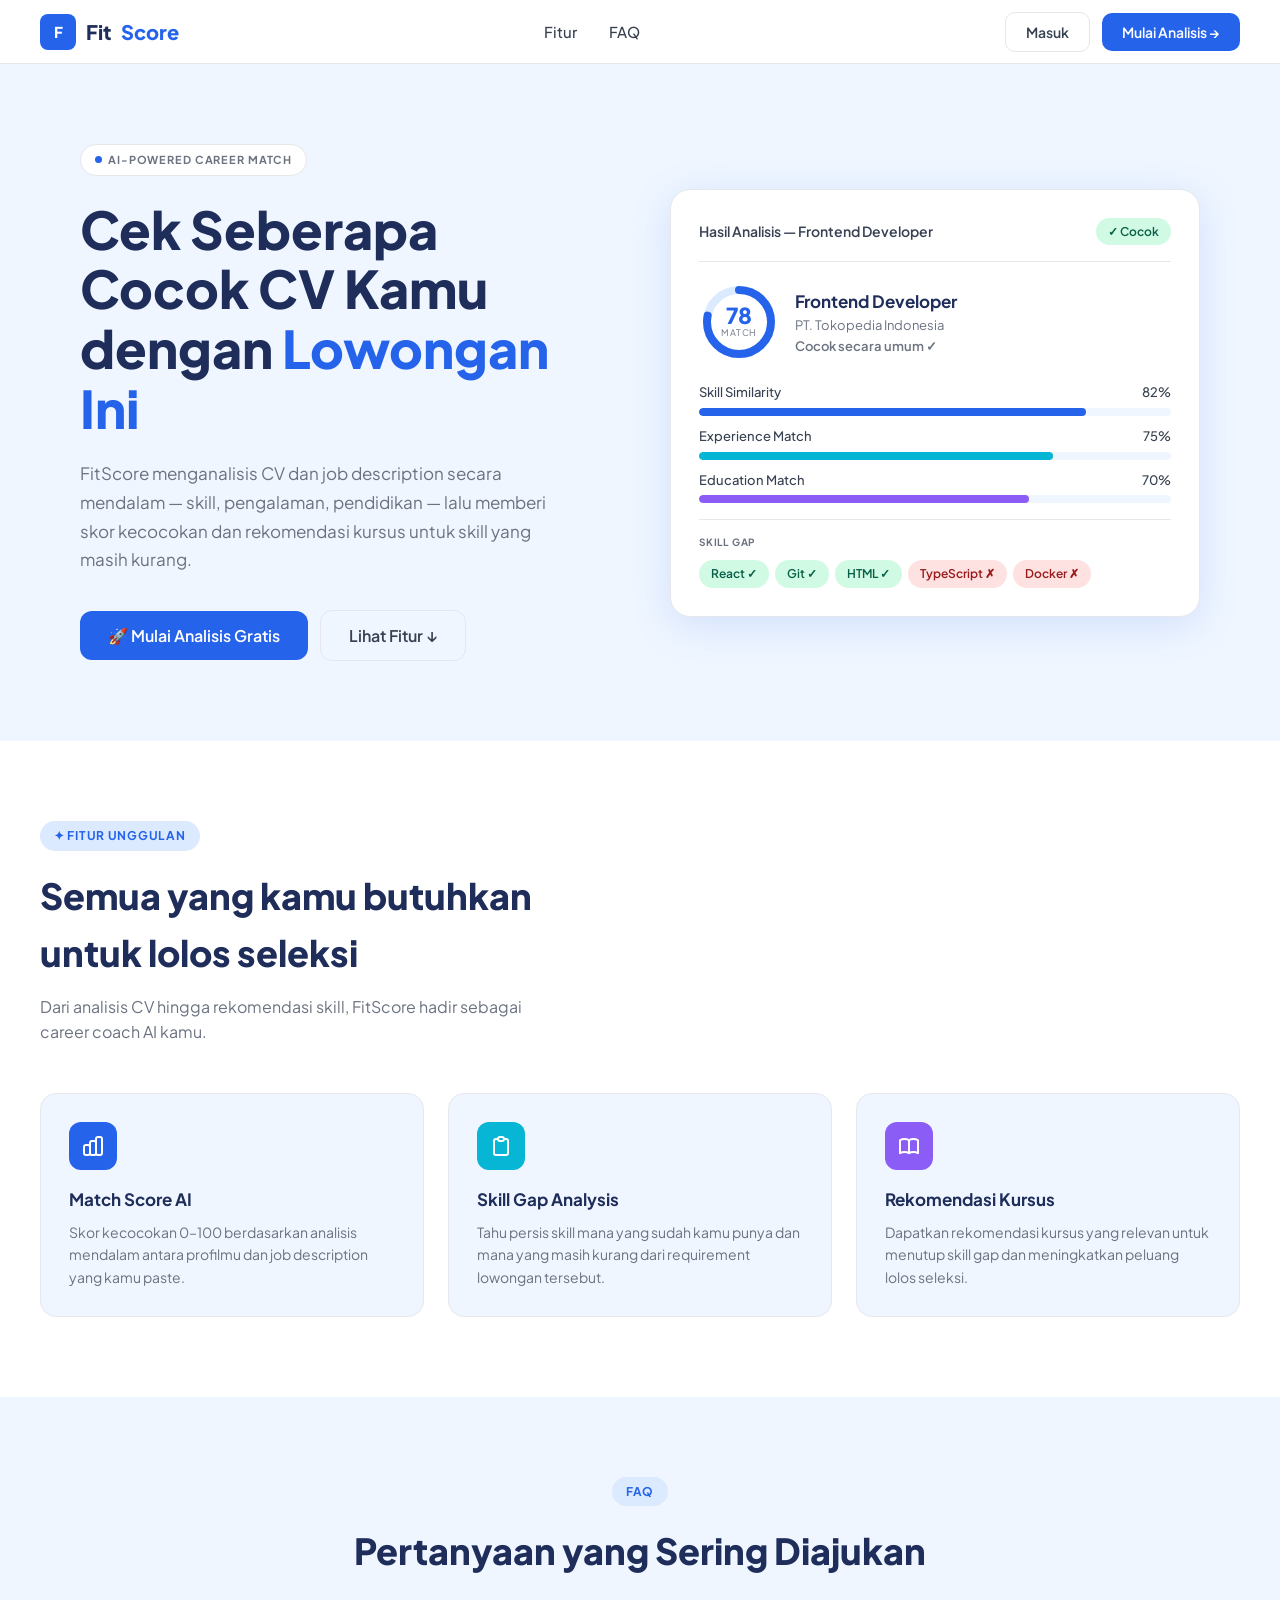
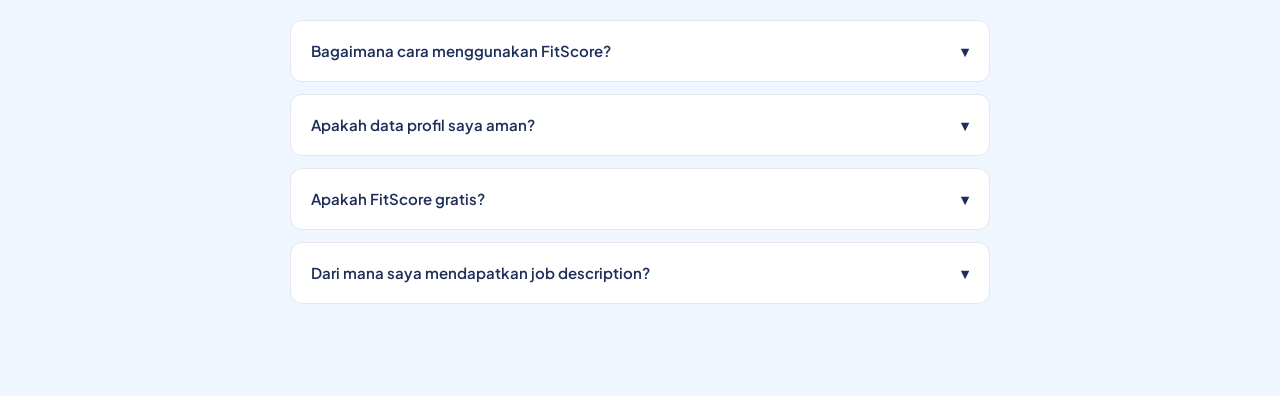
<file: prototype/main3.html>
<!DOCTYPE html>
<html lang="id">
<head>
<meta charset="UTF-8">
<meta name="viewport" content="width=device-width, initial-scale=1.0">
<title>FitScore — AI-Powered Career Match</title>
<link href="https://fonts.googleapis.com/css2?family=Plus+Jakarta+Sans:wght@400;500;600;700;800&display=swap" rel="stylesheet">
<style>
  *, *::before, *::after { box-sizing: border-box; margin: 0; padding: 0; }

  :root {
    --blue: #2563EB;
    --blue-dark: #1E3A8A;
    --blue-light: #DBEAFE;
    --blue-mid: #3B82F6;
    --cyan: #06B6D4;
    --purple: #8B5CF6;
    --bg: #EFF6FF;
    --white: #FFFFFF;
    --text-dark: #1E2D5A;
    --text-mid: #374151;
    --text-muted: #6B7280;
    --green: #10B981;
    --red: #EF4444;
    --border: #E5E7EB;
    --shadow: 0 4px 24px rgba(37,99,235,0.10);
    --shadow-lg: 0 8px 40px rgba(37,99,235,0.15);
  }

  html { scroll-behavior: smooth; }

  body {
    font-family: 'Plus Jakarta Sans', sans-serif;
    background: var(--bg);
    color: var(--text-dark);
    line-height: 1.6;
    min-height: 100vh;
  }

  /* ── PAGES ── */
  .page { display: none; min-height: 100vh; }
  .page.active { display: flex; flex-direction: column; }

  /* ── NAVBAR ── */
  nav {
    background: var(--white);
    border-bottom: 1px solid var(--border);
    padding: 0 40px;
    height: 64px;
    display: flex;
    align-items: center;
    justify-content: space-between;
    position: sticky; top: 0; z-index: 100;
  }

  .logo {
    display: flex; align-items: center; gap: 10px;
    font-weight: 800; font-size: 20px; color: var(--text-dark);
    text-decoration: none;
  }
  .logo-icon {
    width: 36px; height: 36px; background: var(--blue);
    border-radius: 8px; display: flex; align-items: center; justify-content: center;
    color: white; font-weight: 800; font-size: 15px;
  }
  .logo span { color: var(--blue); }

  .nav-links { display: flex; gap: 32px; list-style: none; }
  .nav-links a { text-decoration: none; color: var(--text-mid); font-size: 15px; font-weight: 500; transition: color .2s; }
  .nav-links a:hover { color: var(--blue); }

  .nav-right { display: flex; align-items: center; gap: 12px; }

  .btn {
    display: inline-flex; align-items: center; gap: 8px;
    padding: 10px 20px; border-radius: 10px; font-size: 14px; font-weight: 600;
    cursor: pointer; border: none; transition: all .2s; text-decoration: none; font-family: inherit;
  }
  .btn-primary { background: var(--blue); color: white; }
  .btn-primary:hover { background: #1D4ED8; transform: translateY(-1px); box-shadow: 0 4px 14px rgba(37,99,235,.4); }
  .btn-outline { background: transparent; color: var(--blue); border: 1.5px solid var(--blue); }
  .btn-outline:hover { background: var(--blue-light); }
  .btn-lg { padding: 14px 28px; font-size: 16px; border-radius: 12px; }
  .btn-ghost { background: transparent; color: var(--text-mid); border: 1.5px solid var(--border); }
  .btn-ghost:hover { background: var(--bg); color: var(--text-dark); }
  .btn-danger { background: #FEE2E2; color: var(--red); border: none; }

  /* ── HERO ── */
  .hero {
    flex: 1;
    padding: 80px 40px;
    display: grid;
    grid-template-columns: 1fr 1fr;
    gap: 60px;
    align-items: center;
    max-width: 1200px;
    margin: 0 auto;
    width: 100%;
  }

  .hero-badge {
    display: inline-flex; align-items: center; gap: 6px;
    background: var(--white); border: 1px solid var(--border);
    border-radius: 999px; padding: 6px 14px;
    font-size: 11px; font-weight: 700; letter-spacing: .08em;
    color: var(--text-muted); text-transform: uppercase;
    margin-bottom: 24px;
  }
  .hero-badge-dot { width: 7px; height: 7px; background: var(--blue); border-radius: 50%; }

  .hero-title { font-size: 52px; font-weight: 800; line-height: 1.15; color: var(--text-dark); margin-bottom: 20px; }
  .hero-title .highlight { color: var(--blue); }
  .hero-desc { font-size: 17px; color: var(--text-muted); line-height: 1.7; margin-bottom: 36px; max-width: 480px; }

  .hero-btns { display: flex; gap: 12px; align-items: center; }

  /* ── RESULT CARD ── */
  .result-card {
    background: var(--white);
    border-radius: 20px;
    padding: 28px;
    box-shadow: var(--shadow-lg);
    border: 1px solid var(--border);
    animation: floatCard 4s ease-in-out infinite;
  }

  @keyframes floatCard {
    0%, 100% { transform: translateY(0); }
    50% { transform: translateY(-8px); }
  }

  .result-card-header {
    display: flex; justify-content: space-between; align-items: center; margin-bottom: 20px;
    padding-bottom: 16px; border-bottom: 1px solid var(--border);
  }
  .result-card-header h4 { font-size: 14px; color: var(--text-mid); font-weight: 600; }

  .badge-cocok {
    background: #D1FAE5; color: #065F46; font-size: 12px; font-weight: 600;
    padding: 4px 12px; border-radius: 999px;
  }

  .match-row { display: flex; gap: 16px; align-items: center; margin-bottom: 20px; }

  .score-ring {
    width: 80px; height: 80px; flex-shrink: 0;
    position: relative; display: flex; align-items: center; justify-content: center;
  }
  .score-ring svg { position: absolute; top: 0; left: 0; transform: rotate(-90deg); }
  .score-ring-num { font-size: 22px; font-weight: 800; color: var(--blue); line-height: 1; }
  .score-ring-label { font-size: 9px; color: var(--text-muted); text-transform: uppercase; letter-spacing: .06em; }

  .match-info h3 { font-size: 17px; font-weight: 700; color: var(--text-dark); }
  .match-info p { font-size: 13px; color: var(--text-muted); }
  .match-status { font-size: 13px; color: var(--green); font-weight: 600; }

  .bar-row { margin-bottom: 10px; }
  .bar-label { display: flex; justify-content: space-between; font-size: 13px; color: var(--text-mid); margin-bottom: 5px; font-weight: 500; }
  .bar-track { height: 8px; background: var(--bg); border-radius: 999px; overflow: hidden; }
  .bar-fill { height: 100%; border-radius: 999px; transition: width 1s ease; }
  .bar-blue { background: var(--blue); }
  .bar-cyan { background: var(--cyan); }
  .bar-purple { background: var(--purple); }

  .skill-gap-section { margin-top: 16px; border-top: 1px solid var(--border); padding-top: 14px; }
  .skill-gap-title { font-size: 10px; font-weight: 700; letter-spacing: .08em; text-transform: uppercase; color: var(--text-muted); margin-bottom: 10px; }
  .skill-tags { display: flex; gap: 6px; flex-wrap: wrap; }
  .tag { padding: 4px 12px; border-radius: 999px; font-size: 12px; font-weight: 600; }
  .tag-green { background: #D1FAE5; color: #065F46; }
  .tag-red { background: #FEE2E2; color: #991B1B; }

  /* ── FEATURES ── */
  .features {
    background: var(--white);
    padding: 80px 40px;
  }
  .features-inner { max-width: 1200px; margin: 0 auto; }
  .section-badge {
    display: inline-flex; align-items: center; gap: 6px;
    background: var(--blue-light); color: var(--blue);
    border-radius: 999px; padding: 5px 14px; font-size: 12px; font-weight: 700;
    letter-spacing: .06em; text-transform: uppercase; margin-bottom: 16px;
  }
  .section-title { font-size: 36px; font-weight: 800; color: var(--text-dark); margin-bottom: 12px; }
  .section-desc { font-size: 16px; color: var(--text-muted); max-width: 520px; margin-bottom: 48px; }

  .features-grid { display: grid; grid-template-columns: repeat(3, 1fr); gap: 24px; }
  .feature-card {
    background: var(--bg); border-radius: 16px; padding: 28px;
    border: 1px solid var(--border); transition: all .2s;
  }
  .feature-card:hover { box-shadow: var(--shadow); transform: translateY(-2px); }
  .feature-icon { width: 48px; height: 48px; border-radius: 12px; background: var(--blue); display: flex; align-items: center; justify-content: center; margin-bottom: 16px; }
  .feature-card h3 { font-size: 17px; font-weight: 700; margin-bottom: 8px; color: var(--text-dark); }
  .feature-card p { font-size: 14px; color: var(--text-muted); line-height: 1.6; }

  /* ── FAQ ── */
  .faq { padding: 80px 40px; }
  .faq-inner { max-width: 700px; margin: 0 auto; }
  .faq-item { border: 1px solid var(--border); border-radius: 12px; margin-bottom: 12px; overflow: hidden; background: var(--white); }
  .faq-q { padding: 18px 20px; font-size: 15px; font-weight: 600; cursor: pointer; display: flex; justify-content: space-between; align-items: center; }
  .faq-a { padding: 0 20px 16px; font-size: 14px; color: var(--text-muted); line-height: 1.7; display: none; }
  .faq-item.open .faq-a { display: block; }
  .faq-item.open .faq-arrow { transform: rotate(180deg); }
  .faq-arrow { transition: transform .2s; }

  /* ── AUTH PAGES ── */
  .auth-page {
    flex: 1;
    display: flex;
    align-items: center;
    justify-content: center;
    padding: 40px;
    background: var(--bg);
  }

  .auth-card {
    background: var(--white);
    border-radius: 20px;
    padding: 40px;
    width: 100%;
    max-width: 440px;
    box-shadow: var(--shadow-lg);
    border: 1px solid var(--border);
  }
  .auth-title { font-size: 26px; font-weight: 800; color: var(--text-dark); margin-bottom: 6px; }
  .auth-sub { font-size: 14px; color: var(--text-muted); margin-bottom: 28px; }

  .form-group { margin-bottom: 18px; }
  .form-label { display: block; font-size: 13px; font-weight: 600; color: var(--text-mid); margin-bottom: 6px; }
  .form-input {
    width: 100%; padding: 12px 14px; border: 1.5px solid var(--border);
    border-radius: 10px; font-size: 14px; font-family: inherit; color: var(--text-dark);
    background: var(--white); transition: border-color .2s; outline: none;
  }
  .form-input:focus { border-color: var(--blue); box-shadow: 0 0 0 3px rgba(37,99,235,.1); }
  .form-input::placeholder { color: #9CA3AF; }
  textarea.form-input { resize: vertical; min-height: 100px; }

  .form-divider { text-align: center; font-size: 13px; color: var(--text-muted); margin: 16px 0; }
  .link { color: var(--blue); font-weight: 600; cursor: pointer; text-decoration: none; }
  .link:hover { text-decoration: underline; }

  /* ── PROFILE SETUP ── */
  .profile-page {
    flex: 1;
    padding: 40px;
    max-width: 800px;
    margin: 0 auto;
    width: 100%;
  }
  .profile-steps {
    display: flex; gap: 0; margin-bottom: 40px; align-items: center;
  }
  .step-item { display: flex; align-items: center; gap: 10px; }
  .step-circle {
    width: 32px; height: 32px; border-radius: 50%; display: flex; align-items: center; justify-content: center;
    font-size: 13px; font-weight: 700; flex-shrink: 0;
  }
  .step-circle.done { background: var(--blue); color: white; }
  .step-circle.active { background: var(--blue); color: white; box-shadow: 0 0 0 4px rgba(37,99,235,.2); }
  .step-circle.pending { background: var(--border); color: var(--text-muted); }
  .step-label { font-size: 13px; font-weight: 600; color: var(--text-mid); }
  .step-label.active { color: var(--blue); }
  .step-connector { flex: 1; height: 2px; background: var(--border); margin: 0 8px; min-width: 40px; }
  .step-connector.done { background: var(--blue); }

  .profile-card {
    background: var(--white); border-radius: 20px; padding: 36px;
    box-shadow: var(--shadow); border: 1px solid var(--border);
  }
  .profile-card-title { font-size: 22px; font-weight: 800; color: var(--text-dark); margin-bottom: 6px; }
  .profile-card-sub { font-size: 14px; color: var(--text-muted); margin-bottom: 28px; }

  .form-row { display: grid; grid-template-columns: 1fr 1fr; gap: 16px; }

  .tags-input-wrapper { display: flex; flex-wrap: wrap; gap: 8px; padding: 10px 12px; border: 1.5px solid var(--border); border-radius: 10px; background: white; min-height: 46px; cursor: text; transition: border-color .2s; }
  .tags-input-wrapper:focus-within { border-color: var(--blue); box-shadow: 0 0 0 3px rgba(37,99,235,.1); }
  .tag-chip { display: flex; align-items: center; gap: 4px; background: var(--blue-light); color: var(--blue); border-radius: 6px; padding: 3px 10px; font-size: 13px; font-weight: 600; }
  .tag-chip button { background: none; border: none; cursor: pointer; color: var(--blue); font-size: 14px; line-height: 1; padding: 0; }
  .tags-input-inner { border: none; outline: none; font-size: 13px; font-family: inherit; min-width: 120px; flex: 1; }

  .exp-item { border: 1px solid var(--border); border-radius: 12px; padding: 20px; margin-bottom: 12px; background: var(--bg); position: relative; }
  .exp-remove { position: absolute; top: 12px; right: 12px; background: none; border: none; cursor: pointer; color: var(--text-muted); font-size: 18px; }

  .btn-add { display: inline-flex; align-items: center; gap: 6px; background: var(--blue-light); color: var(--blue); border: none; padding: 10px 16px; border-radius: 10px; font-size: 13px; font-weight: 700; cursor: pointer; font-family: inherit; transition: all .2s; margin-top: 4px; }
  .btn-add:hover { background: #BFDBFE; }

  .progress-bar-wrapper { height: 6px; background: var(--border); border-radius: 999px; margin-bottom: 32px; overflow: hidden; }
  .progress-bar-fill { height: 100%; background: var(--blue); border-radius: 999px; transition: width .4s ease; }

  /* ── ANALYSIS PAGE ── */
  .analysis-page { flex: 1; padding: 40px; max-width: 1100px; margin: 0 auto; width: 100%; }
  .analysis-header { margin-bottom: 32px; }
  .analysis-header h1 { font-size: 28px; font-weight: 800; color: var(--text-dark); }
  .analysis-header p { font-size: 15px; color: var(--text-muted); margin-top: 4px; }

  .analysis-form-grid { display: grid; grid-template-columns: 1fr 1fr; gap: 24px; margin-bottom: 32px; }
  .analysis-form-card { background: var(--white); border-radius: 16px; padding: 24px; border: 1px solid var(--border); box-shadow: var(--shadow); }
  .analysis-form-card h3 { font-size: 16px; font-weight: 700; margin-bottom: 4px; color: var(--text-dark); }
  .analysis-form-card p { font-size: 13px; color: var(--text-muted); margin-bottom: 16px; }
  .analysis-form-card textarea { min-height: 180px; }

  .analyze-btn-wrapper { text-align: center; margin-bottom: 40px; }

  /* ── RESULT ── */
  .result-section { display: none; }
  .result-section.show { display: block; }

  .result-top { display: grid; grid-template-columns: 1fr 2fr; gap: 24px; margin-bottom: 24px; }

  .score-card {
    background: var(--white); border-radius: 16px; padding: 28px;
    border: 1px solid var(--border); box-shadow: var(--shadow);
    display: flex; flex-direction: column; align-items: center; justify-content: center; text-align: center;
  }
  .big-score { font-size: 72px; font-weight: 800; color: var(--blue); line-height: 1; }
  .score-label { font-size: 13px; color: var(--text-muted); font-weight: 600; text-transform: uppercase; letter-spacing: .08em; margin-top: 4px; }
  .score-verdict { margin-top: 12px; padding: 6px 16px; border-radius: 999px; font-size: 13px; font-weight: 700; }
  .score-verdict.great { background: #D1FAE5; color: #065F46; }
  .score-verdict.good { background: #DBEAFE; color: #1E3A8A; }
  .score-verdict.low { background: #FEE2E2; color: #991B1B; }

  .breakdown-card { background: var(--white); border-radius: 16px; padding: 28px; border: 1px solid var(--border); box-shadow: var(--shadow); }
  .breakdown-card h3 { font-size: 16px; font-weight: 700; margin-bottom: 20px; color: var(--text-dark); }

  .result-bottom { display: grid; grid-template-columns: 1fr 1fr; gap: 24px; }

  .gap-card { background: var(--white); border-radius: 16px; padding: 28px; border: 1px solid var(--border); box-shadow: var(--shadow); }
  .gap-card h3 { font-size: 16px; font-weight: 700; margin-bottom: 16px; color: var(--text-dark); }

  .skill-row { display: flex; align-items: center; justify-content: space-between; padding: 10px 0; border-bottom: 1px solid var(--border); }
  .skill-row:last-child { border-bottom: none; }
  .skill-name { font-size: 14px; font-weight: 600; color: var(--text-dark); }
  .skill-badge { font-size: 12px; font-weight: 700; padding: 3px 12px; border-radius: 999px; }
  .skill-match { background: #D1FAE5; color: #065F46; }
  .skill-miss { background: #FEE2E2; color: #991B1B; }

  .rec-item { padding: 12px 0; border-bottom: 1px solid var(--border); }
  .rec-item:last-child { border-bottom: none; }
  .rec-skill { font-size: 14px; font-weight: 700; color: var(--text-dark); margin-bottom: 4px; }
  .rec-desc { font-size: 13px; color: var(--text-muted); }

  /* ── LOADING ── */
  .loading-overlay {
    display: none;
    position: fixed; inset: 0; background: rgba(255,255,255,.9);
    z-index: 999; align-items: center; justify-content: center; flex-direction: column; gap: 16px;
  }
  .loading-overlay.show { display: flex; }
  .spinner { width: 48px; height: 48px; border: 4px solid var(--blue-light); border-top-color: var(--blue); border-radius: 50%; animation: spin .8s linear infinite; }
  @keyframes spin { to { transform: rotate(360deg); } }
  .loading-text { font-size: 16px; font-weight: 600; color: var(--text-dark); }
  .loading-sub { font-size: 13px; color: var(--text-muted); }

  /* ── DASHBOARD ── */
  .dashboard-page { flex: 1; padding: 40px; max-width: 1100px; margin: 0 auto; width: 100%; }
  .dashboard-greet { font-size: 26px; font-weight: 800; color: var(--text-dark); margin-bottom: 6px; }
  .dashboard-sub { font-size: 15px; color: var(--text-muted); margin-bottom: 32px; }

  .dashboard-grid { display: grid; grid-template-columns: repeat(3, 1fr); gap: 20px; margin-bottom: 32px; }
  .stat-card { background: var(--white); border-radius: 14px; padding: 22px; border: 1px solid var(--border); box-shadow: var(--shadow); }
  .stat-num { font-size: 32px; font-weight: 800; color: var(--blue); }
  .stat-label { font-size: 13px; color: var(--text-muted); margin-top: 4px; font-weight: 500; }

  .history-card { background: var(--white); border-radius: 16px; padding: 28px; border: 1px solid var(--border); box-shadow: var(--shadow); }
  .history-card h3 { font-size: 17px; font-weight: 700; margin-bottom: 20px; color: var(--text-dark); }
  .history-item { display: flex; align-items: center; justify-content: space-between; padding: 14px 0; border-bottom: 1px solid var(--border); }
  .history-item:last-child { border-bottom: none; }
  .history-info h4 { font-size: 14px; font-weight: 700; color: var(--text-dark); }
  .history-info p { font-size: 12px; color: var(--text-muted); margin-top: 2px; }
  .history-score { font-size: 22px; font-weight: 800; color: var(--blue); }

  .toast {
    position: fixed; bottom: 24px; right: 24px; z-index: 9999;
    background: var(--text-dark); color: white; padding: 12px 20px; border-radius: 12px;
    font-size: 14px; font-weight: 500; box-shadow: 0 8px 24px rgba(0,0,0,.2);
    transform: translateY(100px); opacity: 0; transition: all .3s;
  }
  .toast.show { transform: translateY(0); opacity: 1; }

  @media (max-width: 768px) {
    .hero { grid-template-columns: 1fr; padding: 40px 20px; }
    .result-card { display: none; }
    .features-grid { grid-template-columns: 1fr; }
    .analysis-form-grid { grid-template-columns: 1fr; }
    .result-top, .result-bottom { grid-template-columns: 1fr; }
    .form-row { grid-template-columns: 1fr; }
    .dashboard-grid { grid-template-columns: 1fr; }
    nav { padding: 0 20px; }
    .nav-links { display: none; }
  }
</style>
</head>
<body>

<!-- ══════════════════════════════════════════
     PAGE: LANDING
══════════════════════════════════════════ -->
<div id="page-landing" class="page active">
  <!-- Nav -->
  <nav>
    <a class="logo" href="#" onclick="goTo('landing')">
      <div class="logo-icon">F</div>
      Fit <span>Score</span>
    </a>
    <ul class="nav-links">
      <li><a href="#features">Fitur</a></li>
      <li><a href="#faq">FAQ</a></li>
    </ul>
    <div class="nav-right">
      <button class="btn btn-ghost" onclick="goTo('login')">Masuk</button>
      <button class="btn btn-primary" onclick="goTo('register')">Mulai Analisis →</button>
    </div>
  </nav>

  <!-- Hero -->
  <div class="hero">
    <div>
      <div class="hero-badge"><span class="hero-badge-dot"></span> AI-POWERED CAREER MATCH</div>
      <h1 class="hero-title">Cek Seberapa Cocok CV Kamu<br>dengan <span class="highlight">Lowongan Ini</span></h1>
      <p class="hero-desc">FitScore menganalisis CV dan job description secara mendalam — skill, pengalaman, pendidikan — lalu memberi skor kecocokan dan rekomendasi kursus untuk skill yang masih kurang.</p>
      <div class="hero-btns">
        <button class="btn btn-primary btn-lg" onclick="goTo('register')">🚀 Mulai Analisis Gratis</button>
        <button class="btn btn-ghost btn-lg" onclick="document.getElementById('features').scrollIntoView({behavior:'smooth'})">Lihat Fitur ↓</button>
      </div>
    </div>

    <div class="result-card">
      <div class="result-card-header">
        <h4>Hasil Analisis — Frontend Developer</h4>
        <span class="badge-cocok">✓ Cocok</span>
      </div>
      <div class="match-row">
        <div class="score-ring">
          <svg width="80" height="80" viewBox="0 0 80 80">
            <circle cx="40" cy="40" r="32" fill="none" stroke="#DBEAFE" stroke-width="8"/>
            <circle cx="40" cy="40" r="32" fill="none" stroke="#2563EB" stroke-width="8"
              stroke-dasharray="201" stroke-dashoffset="44" stroke-linecap="round"/>
          </svg>
          <div style="text-align:center;">
            <div class="score-ring-num">78</div>
            <div class="score-ring-label">MATCH</div>
          </div>
        </div>
        <div class="match-info">
          <h3>Frontend Developer</h3>
          <p>PT. Tokopedia Indonesia</p>
          <p class="match-status">Cocok secara umum ✓</p>
        </div>
      </div>
      <div class="bar-row"><div class="bar-label"><span>Skill Similarity</span><span>82%</span></div><div class="bar-track"><div class="bar-fill bar-blue" style="width:82%"></div></div></div>
      <div class="bar-row"><div class="bar-label"><span>Experience Match</span><span>75%</span></div><div class="bar-track"><div class="bar-fill bar-cyan" style="width:75%"></div></div></div>
      <div class="bar-row"><div class="bar-label"><span>Education Match</span><span>70%</span></div><div class="bar-track"><div class="bar-fill bar-purple" style="width:70%"></div></div></div>
      <div class="skill-gap-section">
        <div class="skill-gap-title">SKILL GAP</div>
        <div class="skill-tags">
          <span class="tag tag-green">React ✓</span>
          <span class="tag tag-green">Git ✓</span>
          <span class="tag tag-green">HTML ✓</span>
          <span class="tag tag-red">TypeScript ✗</span>
          <span class="tag tag-red">Docker ✗</span>
        </div>
      </div>
    </div>
  </div>

  <!-- Features -->
  <section id="features" class="features">
    <div class="features-inner">
      <div class="section-badge">✦ Fitur Unggulan</div>
      <h2 class="section-title">Semua yang kamu butuhkan<br>untuk lolos seleksi</h2>
      <p class="section-desc">Dari analisis CV hingga rekomendasi skill, FitScore hadir sebagai career coach AI kamu.</p>
      <div class="features-grid">
        <div class="feature-card">
          <div class="feature-icon"><svg width="24" height="24" fill="none" viewBox="0 0 24 24"><path d="M9 19v-6a2 2 0 00-2-2H5a2 2 0 00-2 2v6a2 2 0 002 2h2a2 2 0 002-2zm0 0V9a2 2 0 012-2h2a2 2 0 012 2v10m-6 0a2 2 0 002 2h2a2 2 0 002-2m0 0V5a2 2 0 012-2h2a2 2 0 012 2v14a2 2 0 01-2 2h-2a2 2 0 01-2-2z" stroke="white" stroke-width="2" stroke-linecap="round" stroke-linejoin="round"/></svg></div>
          <h3>Match Score AI</h3>
          <p>Skor kecocokan 0–100 berdasarkan analisis mendalam antara profilmu dan job description yang kamu paste.</p>
        </div>
        <div class="feature-card">
          <div class="feature-icon" style="background:#06B6D4;"><svg width="24" height="24" fill="none" viewBox="0 0 24 24"><path d="M9 5H7a2 2 0 00-2 2v12a2 2 0 002 2h10a2 2 0 002-2V7a2 2 0 00-2-2h-2M9 5a2 2 0 002 2h2a2 2 0 002-2M9 5a2 2 0 012-2h2a2 2 0 012 2" stroke="white" stroke-width="2" stroke-linecap="round" stroke-linejoin="round"/></svg></div>
          <h3>Skill Gap Analysis</h3>
          <p>Tahu persis skill mana yang sudah kamu punya dan mana yang masih kurang dari requirement lowongan tersebut.</p>
        </div>
        <div class="feature-card">
          <div class="feature-icon" style="background:#8B5CF6;"><svg width="24" height="24" fill="none" viewBox="0 0 24 24"><path d="M12 6.253v13m0-13C10.832 5.477 9.246 5 7.5 5S4.168 5.477 3 6.253v13C4.168 18.477 5.754 18 7.5 18s3.332.477 4.5 1.253m0-13C13.168 5.477 14.754 5 16.5 5c1.747 0 3.332.477 4.5 1.253v13C19.832 18.477 18.247 18 16.5 18c-1.746 0-3.332.477-4.5 1.253" stroke="white" stroke-width="2" stroke-linecap="round" stroke-linejoin="round"/></svg></div>
          <h3>Rekomendasi Kursus</h3>
          <p>Dapatkan rekomendasi kursus yang relevan untuk menutup skill gap dan meningkatkan peluang lolos seleksi.</p>
        </div>
      </div>
    </div>
  </section>

  <!-- FAQ -->
  <section id="faq" class="faq">
    <div class="faq-inner" style="text-align:center; margin-bottom:40px;">
      <div class="section-badge" style="margin:0 auto 16px;">FAQ</div>
      <h2 class="section-title">Pertanyaan yang Sering Diajukan</h2>
    </div>
    <div class="faq-inner">
      <div class="faq-item" onclick="toggleFaq(this)">
        <div class="faq-q">Bagaimana cara menggunakan FitScore? <span class="faq-arrow">▾</span></div>
        <div class="faq-a">Daftar akun, lengkapi profil (pengalaman kerja, skill, pendidikan), lalu copy-paste job description dari LinkedIn atau platform lain ke halaman analisis. FitScore akan langsung memberikan match score dan skill gap analysis.</div>
      </div>
      <div class="faq-item" onclick="toggleFaq(this)">
        <div class="faq-q">Apakah data profil saya aman? <span class="faq-arrow">▾</span></div>
        <div class="faq-a">Ya, data profilmu disimpan secara aman dan tidak akan dibagikan ke pihak manapun. Kami menggunakan enkripsi standar industri untuk melindungi datamu.</div>
      </div>
      <div class="faq-item" onclick="toggleFaq(this)">
        <div class="faq-q">Apakah FitScore gratis? <span class="faq-arrow">▾</span></div>
        <div class="faq-a">FitScore tersedia gratis untuk semua pengguna.</div>
      </div>
      <div class="faq-item" onclick="toggleFaq(this)">
        <div class="faq-q">Dari mana saya mendapatkan job description? <span class="faq-arrow">▾</span></div>
        <div class="faq-a">Kamu bisa copy job description dan requirements dari LinkedIn, Glints, JobStreet, Kalibrr, atau platform lowongan lainnya, lalu paste ke form analisis di FitScore.</div>
      </div>
    </div>
  </section>
</div>

<!-- ══════════════════════════════════════════
     PAGE: LOGIN
══════════════════════════════════════════ -->
<div id="page-login" class="page">
  <nav>
    <a class="logo" href="#" onclick="goTo('landing')">
      <div class="logo-icon">F</div>
      Fit <span>Score</span>
    </a>
  </nav>
  <div class="auth-page">
    <div class="auth-card">
      <div style="text-align:center; margin-bottom:28px;">
        <div class="logo-icon" style="width:48px;height:48px;font-size:20px;border-radius:12px;margin:0 auto 16px;">F</div>
        <div class="auth-title">Selamat Datang Kembali</div>
        <div class="auth-sub">Masuk untuk melanjutkan analisis karirmu</div>
      </div>
      <div class="form-group">
        <label class="form-label">Email</label>
        <input type="email" id="login-email" class="form-input" placeholder="email@kamu.com">
      </div>
      <div class="form-group">
        <label class="form-label">Password</label>
        <input type="password" id="login-pass" class="form-input" placeholder="••••••••">
      </div>
      <button class="btn btn-primary" style="width:100%;justify-content:center;padding:13px;" onclick="doLogin()">Masuk</button>
      <div class="form-divider">Belum punya akun? <a class="link" onclick="goTo('register')">Daftar gratis</a></div>
    </div>
  </div>
</div>

<!-- ══════════════════════════════════════════
     PAGE: REGISTER
══════════════════════════════════════════ -->
<div id="page-register" class="page">
  <nav>
    <a class="logo" href="#" onclick="goTo('landing')">
      <div class="logo-icon">F</div>
      Fit <span>Score</span>
    </a>
  </nav>
  <div class="auth-page">
    <div class="auth-card">
      <div style="text-align:center; margin-bottom:28px;">
        <div class="logo-icon" style="width:48px;height:48px;font-size:20px;border-radius:12px;margin:0 auto 16px;">F</div>
        <div class="auth-title">Buat Akun Gratis</div>
        <div class="auth-sub">Mulai analisis CV kamu sekarang</div>
      </div>
      <div class="form-row">
        <div class="form-group">
          <label class="form-label">Nama Depan</label>
          <input type="text" id="reg-fname" class="form-input" placeholder="Budi">
        </div>
        <div class="form-group">
          <label class="form-label">Nama Belakang</label>
          <input type="text" id="reg-lname" class="form-input" placeholder="Santoso">
        </div>
      </div>
      <div class="form-group">
        <label class="form-label">Email</label>
        <input type="email" id="reg-email" class="form-input" placeholder="email@kamu.com">
      </div>
      <div class="form-group">
        <label class="form-label">Password</label>
        <input type="password" id="reg-pass" class="form-input" placeholder="Min. 8 karakter">
      </div>
      <button class="btn btn-primary" style="width:100%;justify-content:center;padding:13px;" onclick="doRegister()">Buat Akun →</button>
      <div class="form-divider">Sudah punya akun? <a class="link" onclick="goTo('login')">Masuk</a></div>
    </div>
  </div>
</div>

<!-- ══════════════════════════════════════════
     PAGE: PROFILE SETUP
══════════════════════════════════════════ -->
<div id="page-profile" class="page">
  <nav>
    <a class="logo" href="#" onclick="goTo('landing')">
      <div class="logo-icon">F</div>
      Fit <span>Score</span>
    </a>
    <div class="nav-right" style="font-size:13px;color:var(--text-muted);">Langkah <span id="step-num">1</span> dari 3</div>
  </nav>

  <div class="profile-page">
    <div class="progress-bar-wrapper">
      <div class="progress-bar-fill" id="profile-progress" style="width:33%"></div>
    </div>

    <div class="profile-steps">
      <div class="step-item"><div class="step-circle active" id="s1">1</div><span class="step-label active" id="sl1">Informasi Dasar</span></div>
      <div class="step-connector" id="sc1"></div>
      <div class="step-item"><div class="step-circle pending" id="s2">2</div><span class="step-label" id="sl2">Pengalaman Kerja</span></div>
      <div class="step-connector" id="sc2"></div>
      <div class="step-item"><div class="step-circle pending" id="s3">3</div><span class="step-label" id="sl3">Skill &amp; Pendidikan</span></div>
    </div>

    <!-- Step 1: Info Dasar -->
    <div id="profile-step-1">
      <div class="profile-card">
        <div class="profile-card-title">Informasi Dasar</div>
        <div class="profile-card-sub">Ceritakan sedikit tentang dirimu untuk personalisasi analisis yang lebih akurat.</div>
        <div class="form-row">
          <div class="form-group">
            <label class="form-label">Nama Lengkap</label>
            <input type="text" id="p-name" class="form-input" placeholder="Nama kamu">
          </div>
          <div class="form-group">
            <label class="form-label">Lokasi</label>
            <input type="text" id="p-loc" class="form-input" placeholder="Jakarta, Indonesia">
          </div>
        </div>
        <div class="form-row">
          <div class="form-group">
            <label class="form-label">Bidang / Profesi</label>
            <input type="text" id="p-field" class="form-input" placeholder="Software Engineer, Data Analyst, ...">
          </div>
          <div class="form-group">
            <label class="form-label">Tahun Pengalaman</label>
            <select class="form-input" id="p-years">
              <option>Kurang dari 1 tahun</option>
              <option>1–2 tahun</option>
              <option>3–5 tahun</option>
              <option>5+ tahun</option>
            </select>
          </div>
        </div>
        <div class="form-group">
          <label class="form-label">Ringkasan Profil</label>
          <textarea id="p-summary" class="form-input" placeholder="Ceritakan singkat tentang latar belakang dan tujuan karirmu..."></textarea>
        </div>
        <div style="text-align:right;margin-top:8px;">
          <button class="btn btn-primary btn-lg" onclick="nextStep(2)">Lanjut →</button>
        </div>
      </div>
    </div>

    <!-- Step 2: Pengalaman Kerja -->
    <div id="profile-step-2" style="display:none;">
      <div class="profile-card">
        <div class="profile-card-title">Pengalaman Kerja</div>
        <div class="profile-card-sub">Tambahkan riwayat pekerjaan kamu. Semakin lengkap, semakin akurat analisisnya.</div>
        <div id="exp-list"></div>
        <button class="btn-add" onclick="addExp()">+ Tambah Pengalaman</button>
        <div style="display:flex;justify-content:space-between;margin-top:24px;">
          <button class="btn btn-ghost btn-lg" onclick="nextStep(1)">← Kembali</button>
          <button class="btn btn-primary btn-lg" onclick="nextStep(3)">Lanjut →</button>
        </div>
      </div>
    </div>

    <!-- Step 3: Skill & Pendidikan -->
    <div id="profile-step-3" style="display:none;">
      <div class="profile-card">
        <div class="profile-card-title">Skill &amp; Pendidikan</div>
        <div class="profile-card-sub">Tambahkan skill teknis, soft skill, dan riwayat pendidikanmu.</div>

        <div class="form-group">
          <label class="form-label">Technical Skills <span style="font-weight:400;color:var(--text-muted);">(ketik lalu tekan Enter)</span></label>
          <div class="tags-input-wrapper" id="tech-tags-wrap" onclick="document.getElementById('tech-input').focus()">
            <input class="tags-input-inner" id="tech-input" placeholder="React, Python, SQL..." onkeydown="addTag(event,'tech-tags','tech-input')">
          </div>
          <div id="tech-tags" style="display:none;"></div>
        </div>

        <div class="form-group">
          <label class="form-label">Soft Skills</label>
          <div class="tags-input-wrapper" id="soft-tags-wrap" onclick="document.getElementById('soft-input').focus()">
            <input class="tags-input-inner" id="soft-input" placeholder="Komunikasi, Teamwork, Problem Solving..." onkeydown="addTag(event,'soft-tags','soft-input')">
          </div>
          <div id="soft-tags" style="display:none;"></div>
        </div>

        <div class="form-group">
          <label class="form-label">Bahasa Pemrograman / Tools</label>
          <div class="tags-input-wrapper" id="tools-tags-wrap" onclick="document.getElementById('tools-input').focus()">
            <input class="tags-input-inner" id="tools-input" placeholder="JavaScript, Git, Docker, Figma..." onkeydown="addTag(event,'tools-tags','tools-input')">
          </div>
          <div id="tools-tags" style="display:none;"></div>
        </div>

        <div class="form-group" style="margin-top:24px;">
          <label class="form-label">Pendidikan Terakhir</label>
          <div class="form-row">
            <input type="text" id="edu-school" class="form-input" placeholder="Universitas Indonesia">
            <input type="text" id="edu-major" class="form-input" placeholder="Teknik Informatika">
          </div>
          <div class="form-row" style="margin-top:12px;">
            <select class="form-input" id="edu-degree">
              <option>SMA / SMK</option>
              <option>D3</option>
              <option selected>S1</option>
              <option>S2</option>
              <option>S3</option>
            </select>
            <input type="text" id="edu-year" class="form-input" placeholder="Tahun lulus: 2022">
          </div>
        </div>

        <div style="display:flex;justify-content:space-between;margin-top:24px;">
          <button class="btn btn-ghost btn-lg" onclick="nextStep(2)">← Kembali</button>
          <button class="btn btn-primary btn-lg" onclick="finishProfile()">Selesai &amp; Mulai Analisis 🚀</button>
        </div>
      </div>
    </div>
  </div>
</div>

<!-- ══════════════════════════════════════════
     PAGE: DASHBOARD
══════════════════════════════════════════ -->
<div id="page-dashboard" class="page">
  <nav>
    <a class="logo" href="#" onclick="goTo('landing')">
      <div class="logo-icon">F</div>
      Fit <span>Score</span>
    </a>
    <ul class="nav-links">
      <li><a href="#" onclick="goTo('dashboard')" style="color:var(--blue);">Dashboard</a></li>
      <li><a href="#" onclick="goTo('analysis')">Analisis Baru</a></li>
    </ul>
    <div class="nav-right">
      <span id="nav-user" style="font-size:14px;font-weight:600;color:var(--text-mid);"></span>
      <button class="btn btn-ghost" onclick="doLogout()">Keluar</button>
    </div>
  </nav>

  <div class="dashboard-page">
    <div class="dashboard-greet" id="dash-greet">Halo, 👋</div>
    <div class="dashboard-sub">Ringkasan aktivitas analisis karirmu</div>

    <div class="dashboard-grid">
      <div class="stat-card"><div class="stat-num" id="stat-total">0</div><div class="stat-label">Total Analisis</div></div>
      <div class="stat-card"><div class="stat-num" id="stat-avg">—</div><div class="stat-label">Rata-rata Match Score</div></div>
      <div class="stat-card"><div class="stat-num" id="stat-best">—</div><div class="stat-label">Skor Tertinggi</div></div>
    </div>

    <div style="display:flex;justify-content:space-between;align-items:center;margin-bottom:20px;">
      <h3 style="font-size:18px;font-weight:700;">Riwayat Analisis</h3>
      <button class="btn btn-primary" onclick="goTo('analysis')">+ Analisis Baru</button>
    </div>
    <div class="history-card">
      <div id="history-list"><p style="color:var(--text-muted);font-size:14px;">Belum ada analisis. <a class="link" onclick="goTo('analysis')">Mulai analisis pertamamu →</a></p></div>
    </div>
  </div>
</div>

<!-- ══════════════════════════════════════════
     PAGE: ANALYSIS
══════════════════════════════════════════ -->
<div id="page-analysis" class="page">
  <nav>
    <a class="logo" href="#" onclick="goTo('landing')">
      <div class="logo-icon">F</div>
      Fit <span>Score</span>
    </a>
    <ul class="nav-links">
      <li><a href="#" onclick="goTo('dashboard')">Dashboard</a></li>
      <li><a href="#" onclick="goTo('analysis')" style="color:var(--blue);">Analisis Baru</a></li>
    </ul>
    <div class="nav-right">
      <span id="nav-user-2" style="font-size:14px;font-weight:600;color:var(--text-mid);"></span>
      <button class="btn btn-ghost" onclick="doLogout()">Keluar</button>
    </div>
  </nav>

  <div class="analysis-page">
    <div class="analysis-header">
      <h1>Analisis Kecocokan Lowongan</h1>
      <p>Paste job description dan requirements dari lowongan yang ingin kamu lamar, lalu kami analisis kecocokannya dengan profilmu.</p>
    </div>

    <div class="analysis-form-grid">
      <div class="analysis-form-card">
        <h3>📋 Job Description</h3>
        <p>Paste deskripsi pekerjaan dari LinkedIn, Glints, atau platform lainnya.</p>
        <textarea id="jd-input" class="form-input" placeholder="Contoh:
We are looking for a Frontend Developer to join our team. You will be responsible for building user interfaces, collaborating with the design team, and ensuring a great user experience across all devices..."></textarea>
      </div>
      <div class="analysis-form-card">
        <h3>✅ Requirements</h3>
        <p>Paste bagian requirements / kualifikasi dari lowongan yang sama.</p>
        <textarea id="req-input" class="form-input" placeholder="Contoh:
• Bachelor's degree in Computer Science or related field
• 2+ years experience in frontend development
• Proficient in React.js, TypeScript, and HTML/CSS
• Experience with Git and version control
• Strong problem-solving skills..."></textarea>
      </div>
    </div>

    <div class="analyze-btn-wrapper">
      <button class="btn btn-primary btn-lg" style="padding:16px 48px;font-size:17px;" onclick="runAnalysis()">
        🔍 Analisis Sekarang
      </button>
      <p style="font-size:13px;color:var(--text-muted);margin-top:10px;">Analisis menggunakan AI berdasarkan profilmu yang tersimpan</p>
    </div>

    <!-- RESULT -->
    <div class="result-section" id="result-section">
      <hr style="border:none;border-top:1px solid var(--border);margin-bottom:32px;">
      <h2 style="font-size:22px;font-weight:800;margin-bottom:24px;color:var(--text-dark);">Hasil Analisis</h2>

      <div class="result-top">
        <div class="score-card">
          <div style="font-size:13px;color:var(--text-muted);font-weight:600;text-transform:uppercase;letter-spacing:.08em;margin-bottom:8px;">Match Score</div>
          <div class="big-score" id="res-score">78</div>
          <div class="score-label">dari 100</div>
          <div class="score-verdict great" id="res-verdict">Sangat Cocok ✓</div>
        </div>

        <div class="breakdown-card">
          <h3>Breakdown Analisis</h3>
          <div class="bar-row"><div class="bar-label"><span>Skill Similarity</span><span id="b-skill">82%</span></div><div class="bar-track"><div class="bar-fill bar-blue" id="bf-skill" style="width:82%"></div></div></div>
          <div class="bar-row" style="margin-top:12px;"><div class="bar-label"><span>Experience Match</span><span id="b-exp">75%</span></div><div class="bar-track"><div class="bar-fill bar-cyan" id="bf-exp" style="width:75%"></div></div></div>
          <div class="bar-row" style="margin-top:12px;"><div class="bar-label"><span>Education Match</span><span id="b-edu">70%</span></div><div class="bar-track"><div class="bar-fill bar-purple" id="bf-edu" style="width:70%"></div></div></div>
          <div class="bar-row" style="margin-top:12px;"><div class="bar-label"><span>Soft Skills</span><span id="b-soft">80%</span></div><div class="bar-track"><div class="bar-fill" id="bf-soft" style="width:80%;background:#10B981;"></div></div></div>
          <div style="margin-top:16px;padding:14px;background:var(--bg);border-radius:10px;">
            <p style="font-size:13px;color:var(--text-mid);line-height:1.7;" id="res-summary">Profilmu sangat cocok untuk posisi ini. Pengalaman dan skill utama yang dibutuhkan sudah kamu miliki.</p>
          </div>
        </div>
      </div>

      <div class="result-bottom">
        <div class="gap-card">
          <h3>🎯 Skill Gap Analysis</h3>
          <div id="skill-gap-list"></div>
        </div>
        <div class="gap-card">
          <h3>📚 Rekomendasi Kursus</h3>
          <div id="rec-list"></div>
        </div>
      </div>

      <div style="text-align:center;margin-top:32px;">
        <button class="btn btn-outline btn-lg" onclick="goTo('dashboard')">← Kembali ke Dashboard</button>
        <button class="btn btn-primary btn-lg" style="margin-left:12px;" onclick="resetAnalysis()">Analisis Lowongan Lain</button>
      </div>
    </div>
  </div>
</div>

<!-- Loading -->
<div class="loading-overlay" id="loading">
  <div class="spinner"></div>
  <div class="loading-text">Menganalisis kecocokan profilmu...</div>
  <div class="loading-sub">Ini membutuhkan beberapa detik</div>
</div>

<!-- Toast -->
<div class="toast" id="toast"></div>

<script>
// ── STATE ──
let currentUser = null;
let profileData = {};
let analysisHistory = [];
let techTagsData = [];
let softTagsData = [];
let toolsTagsData = [];
let expCount = 0;

// ── NAVIGATION ──
function goTo(page) {
  document.querySelectorAll('.page').forEach(p => p.classList.remove('active'));
  document.getElementById('page-' + page).classList.add('active');
  window.scrollTo(0, 0);
  if (page === 'dashboard') updateDashboard();
  if (page === 'analysis') {
    document.getElementById('nav-user-2').textContent = currentUser ? currentUser.name : '';
  }
}

// ── AUTH ──
function doLogin() {
  const email = document.getElementById('login-email').value.trim();
  const pass = document.getElementById('login-pass').value;
  if (!email || !pass) { showToast('Isi email dan password terlebih dahulu.'); return; }
  currentUser = { name: email.split('@')[0], email };
  document.getElementById('nav-user').textContent = currentUser.name;
  showToast('Login berhasil! 👋');
  // Check if profile done
  if (profileData.done) {
    goTo('dashboard');
  } else {
    goTo('profile');
    // Pre-fill name from email
    document.getElementById('p-name').value = currentUser.name;
  }
}

function doRegister() {
  const fname = document.getElementById('reg-fname').value.trim();
  const lname = document.getElementById('reg-lname').value.trim();
  const email = document.getElementById('reg-email').value.trim();
  const pass = document.getElementById('reg-pass').value;
  if (!fname || !email || !pass) { showToast('Lengkapi semua field terlebih dahulu.'); return; }
  if (pass.length < 8) { showToast('Password minimal 8 karakter.'); return; }
  currentUser = { name: fname + (lname ? ' ' + lname : ''), email };
  document.getElementById('nav-user').textContent = currentUser.name;
  document.getElementById('p-name').value = currentUser.name;
  showToast('Akun berhasil dibuat! Lengkapi profilmu. 🎉');
  goTo('profile');
}

function doLogout() {
  currentUser = null;
  profileData = {};
  analysisHistory = [];
  goTo('landing');
  showToast('Berhasil keluar.');
}

// ── PROFILE STEPS ──
let currentStep = 1;

function nextStep(step) {
  document.getElementById('profile-step-' + currentStep).style.display = 'none';
  currentStep = step;
  document.getElementById('profile-step-' + step).style.display = 'block';
  document.getElementById('step-num').textContent = step;

  const pct = Math.round((step / 3) * 100);
  document.getElementById('profile-progress').style.width = pct + '%';

  [1, 2, 3].forEach(i => {
    const c = document.getElementById('s' + i);
    const l = document.getElementById('sl' + i);
    if (i < step) { c.className = 'step-circle done'; l.className = 'step-label'; c.textContent = '✓'; }
    else if (i === step) { c.className = 'step-circle active'; l.className = 'step-label active'; c.textContent = i; }
    else { c.className = 'step-circle pending'; l.className = 'step-label'; c.textContent = i; }
    if (i < 3) {
      document.getElementById('sc' + i).className = 'step-connector' + (i < step ? ' done' : '');
    }
  });
}

function addExp() {
  expCount++;
  const id = 'exp-' + expCount;
  const html = `<div class="exp-item" id="${id}">
    <button class="exp-remove" onclick="document.getElementById('${id}').remove()">✕</button>
    <div class="form-row">
      <div class="form-group"><label class="form-label">Nama Perusahaan</label><input type="text" class="form-input" placeholder="PT. Google Indonesia"></div>
      <div class="form-group"><label class="form-label">Jabatan / Posisi</label><input type="text" class="form-input" placeholder="Software Engineer"></div>
    </div>
    <div class="form-row">
      <div class="form-group"><label class="form-label">Mulai</label><input type="text" class="form-input" placeholder="Jan 2021"></div>
      <div class="form-group"><label class="form-label">Selesai</label><input type="text" class="form-input" placeholder="Des 2022 / Sekarang"></div>
    </div>
    <div class="form-group"><label class="form-label">Deskripsi Pekerjaan</label><textarea class="form-input" placeholder="Jelaskan tanggung jawab dan pencapaianmu di posisi ini..."></textarea></div>
  </div>`;
  document.getElementById('exp-list').insertAdjacentHTML('beforeend', html);
}

// Tags
function addTag(e, store, inputId) {
  if (e.key === 'Enter' || e.key === ',') {
    e.preventDefault();
    const val = document.getElementById(inputId).value.trim().replace(/,$/, '');
    if (!val) return;
    if (store === 'tech-tags') techTagsData.push(val);
    if (store === 'soft-tags') softTagsData.push(val);
    if (store === 'tools-tags') toolsTagsData.push(val);
    renderTags(store, inputId);
    document.getElementById(inputId).value = '';
  }
}

function removeTag(store, idx) {
  if (store === 'tech-tags') techTagsData.splice(idx, 1);
  if (store === 'soft-tags') softTagsData.splice(idx, 1);
  if (store === 'tools-tags') toolsTagsData.splice(idx, 1);
  const inputId = store === 'tech-tags' ? 'tech-input' : store === 'soft-tags' ? 'soft-input' : 'tools-input';
  renderTags(store, inputId);
}

function renderTags(store, inputId) {
  const wrapId = store === 'tech-tags' ? 'tech-tags-wrap' : store === 'soft-tags' ? 'soft-tags-wrap' : 'tools-tags-wrap';
  const data = store === 'tech-tags' ? techTagsData : store === 'soft-tags' ? softTagsData : toolsTagsData;
  const wrap = document.getElementById(wrapId);
  // Remove old chips
  wrap.querySelectorAll('.tag-chip').forEach(c => c.remove());
  const input = document.getElementById(inputId);
  data.forEach((t, i) => {
    const chip = document.createElement('div');
    chip.className = 'tag-chip';
    chip.innerHTML = `${t} <button onclick="removeTag('${store}',${i})">×</button>`;
    wrap.insertBefore(chip, input);
  });
}

function finishProfile() {
  profileData = {
    done: true,
    name: document.getElementById('p-name').value || currentUser?.name || 'Pengguna',
    location: document.getElementById('p-loc').value,
    field: document.getElementById('p-field').value,
    years: document.getElementById('p-years').value,
    summary: document.getElementById('p-summary').value,
    techSkills: [...techTagsData],
    softSkills: [...softTagsData],
    tools: [...toolsTagsData],
    education: {
      school: document.getElementById('edu-school').value,
      major: document.getElementById('edu-major').value,
      degree: document.getElementById('edu-degree').value,
      year: document.getElementById('edu-year').value
    }
  };
  if (currentUser) currentUser.name = profileData.name;
  document.getElementById('nav-user').textContent = profileData.name;
  showToast('Profil berhasil disimpan! 🎉');
  goTo('dashboard');
}

// ── DASHBOARD ──
function updateDashboard() {
  const name = profileData.name || currentUser?.name || 'Pengguna';
  document.getElementById('dash-greet').textContent = 'Halo, ' + name + ' 👋';
  document.getElementById('nav-user').textContent = name;
  document.getElementById('stat-total').textContent = analysisHistory.length;

  if (analysisHistory.length > 0) {
    const avg = Math.round(analysisHistory.reduce((a, b) => a + b.score, 0) / analysisHistory.length);
    const best = Math.max(...analysisHistory.map(h => h.score));
    document.getElementById('stat-avg').textContent = avg;
    document.getElementById('stat-best').textContent = best;
  } else {
    document.getElementById('stat-avg').textContent = '—';
    document.getElementById('stat-best').textContent = '—';
  }

  const list = document.getElementById('history-list');
  if (analysisHistory.length === 0) {
    list.innerHTML = '<p style="color:var(--text-muted);font-size:14px;">Belum ada analisis. <a class="link" onclick="goTo(\'analysis\')">Mulai analisis pertamamu →</a></p>';
  } else {
    list.innerHTML = analysisHistory.map(h => `
      <div class="history-item">
        <div class="history-info">
          <h4>${h.job}</h4>
          <p>${h.date}</p>
        </div>
        <div style="display:flex;align-items:center;gap:12px;">
          <span class="score-verdict ${h.score >= 75 ? 'great' : h.score >= 55 ? 'good' : 'low'}" style="padding:5px 14px;">${h.score >= 75 ? 'Sangat Cocok' : h.score >= 55 ? 'Cukup Cocok' : 'Kurang Cocok'}</span>
          <div class="history-score">${h.score}</div>
        </div>
      </div>
    `).reverse().join('');
  }
}

// ── ANALYSIS ──
function runAnalysis() {
  const jd = document.getElementById('jd-input').value.trim();
  const req = document.getElementById('req-input').value.trim();
  if (!jd || !req) { showToast('Paste job description dan requirements terlebih dahulu.'); return; }

  document.getElementById('loading').classList.add('show');

  setTimeout(() => {
    document.getElementById('loading').classList.remove('show');
    const result = generateResult(jd, req);
    displayResult(result);
    analysisHistory.push({
      job: result.jobTitle,
      score: result.score,
      date: new Date().toLocaleDateString('id-ID', { day: 'numeric', month: 'long', year: 'numeric' })
    });
  }, 2500);
}

function generateResult(jd, req) {
  const combined = (jd + ' ' + req).toLowerCase();

  // Extract potential job title from JD
  const titleMatch = jd.match(/(?:looking for|mencari|hiring|butuh|posisi)\s+(?:a\s+)?([A-Za-z ]+?)(?:\s+to|\s+yang|\s+untuk|\.|,|$)/i);
  let jobTitle = titleMatch ? titleMatch[1].trim() : 'Posisi yang Dilamar';
  if (jobTitle.length > 40) jobTitle = jobTitle.substring(0, 40);

  // Smart scoring based on profile skills vs JD keywords
  const userSkills = [...(profileData.techSkills || []), ...(profileData.tools || []), ...(profileData.softSkills || [])].map(s => s.toLowerCase());
  
  // Extract keywords from JD/req
  const techKeywords = ['react', 'vue', 'angular', 'javascript', 'typescript', 'python', 'java', 'node', 'sql', 'nosql', 'mongodb', 'postgresql', 'git', 'docker', 'kubernetes', 'aws', 'gcp', 'azure', 'html', 'css', 'figma', 'sketch', 'rest', 'graphql', 'php', 'laravel', 'django', 'flask', 'tensorflow', 'pytorch', 'pandas', 'excel', 'tableau', 'power bi', 'kotlin', 'swift', 'flutter', 'dart', 'c++', 'golang', 'rust', 'redis', 'kafka'];
  
  const reqSkills = techKeywords.filter(kw => combined.includes(kw));
  const matchedSkills = reqSkills.filter(s => userSkills.some(u => u.includes(s) || s.includes(u)));
  const missingSkills = reqSkills.filter(s => !userSkills.some(u => u.includes(s) || s.includes(u)));

  // Base score
  let skillSim = reqSkills.length > 0 ? Math.min(95, Math.round((matchedSkills.length / reqSkills.length) * 100)) : 65 + Math.floor(Math.random() * 20);
  let expMatch = 55 + Math.floor(Math.random() * 35);
  let eduMatch = 60 + Math.floor(Math.random() * 30);
  let softMatch = 65 + Math.floor(Math.random() * 30);

  const score = Math.round((skillSim * 0.4) + (expMatch * 0.3) + (eduMatch * 0.15) + (softMatch * 0.15));

  // Build skill list to show
  const shownMatched = matchedSkills.slice(0, 5);
  const shownMissing = missingSkills.slice(0, 4);

  // If no skills detected, show generic
  const skillGapList = [
    ...shownMatched.map(s => ({ name: capitalize(s), status: 'match' })),
    ...shownMissing.map(s => ({ name: capitalize(s), status: 'miss' })),
    ...((shownMatched.length + shownMissing.length < 4) ? [
      { name: 'Komunikasi', status: userSkills.includes('komunikasi') ? 'match' : 'match' },
      { name: 'Teamwork', status: 'match' }
    ] : [])
  ];

  const recList = missingSkills.slice(0, 3).map(s => ({
    skill: capitalize(s),
    desc: `Pelajari ${capitalize(s)} untuk meningkatkan peluang di posisi ini. Tersedia di Udemy, Coursera, dan YouTube.`
  }));

  if (recList.length === 0) {
    recList.push({ skill: 'Portofolio Proyek', desc: 'Buat proyek nyata untuk memperkuat profil dan tunjukkan kemampuanmu kepada rekruter.' });
  }

  const summaries = [
    'Profilmu sangat cocok untuk posisi ini! Skill utama yang dibutuhkan sudah kamu miliki. Fokus pada skill yang masih kurang untuk meningkatkan skor.',
    'Profilmu cukup cocok. Pengalaman dan latar belakang pendidikanmu relevan. Tingkatkan beberapa skill teknis untuk skor yang lebih tinggi.',
    'Ada potensi besar di sini! Latar belakangmu relevan, namun ada beberapa gap skill yang perlu ditutup sebelum melamar.'
  ];

  return {
    jobTitle,
    score,
    skillSim, expMatch, eduMatch, softMatch,
    summary: score >= 75 ? summaries[0] : score >= 55 ? summaries[1] : summaries[2],
    skillGapList,
    recList,
    verdict: score >= 75 ? 'great' : score >= 55 ? 'good' : 'low',
    verdictText: score >= 75 ? 'Sangat Cocok ✓' : score >= 55 ? 'Cukup Cocok ~' : 'Perlu Ditingkatkan ✗'
  };
}

function capitalize(s) { return s.charAt(0).toUpperCase() + s.slice(1); }

function displayResult(r) {
  document.getElementById('res-score').textContent = r.score;
  const v = document.getElementById('res-verdict');
  v.textContent = r.verdictText;
  v.className = 'score-verdict ' + r.verdict;

  document.getElementById('b-skill').textContent = r.skillSim + '%';
  document.getElementById('bf-skill').style.width = r.skillSim + '%';
  document.getElementById('b-exp').textContent = r.expMatch + '%';
  document.getElementById('bf-exp').style.width = r.expMatch + '%';
  document.getElementById('b-edu').textContent = r.eduMatch + '%';
  document.getElementById('bf-edu').style.width = r.eduMatch + '%';
  document.getElementById('b-soft').textContent = r.softMatch + '%';
  document.getElementById('bf-soft').style.width = r.softMatch + '%';
  document.getElementById('res-summary').textContent = r.summary;

  // Skill gap
  document.getElementById('skill-gap-list').innerHTML = r.skillGapList.map(s =>
    `<div class="skill-row">
      <span class="skill-name">${s.name}</span>
      <span class="skill-badge ${s.status === 'match' ? 'skill-match' : 'skill-miss'}">${s.status === 'match' ? '✓ Dimiliki' : '✗ Belum Dimiliki'}</span>
    </div>`
  ).join('');

  // Recommendations
  document.getElementById('rec-list').innerHTML = r.recList.map(rec =>
    `<div class="rec-item"><div class="rec-skill">📖 ${rec.skill}</div><div class="rec-desc">${rec.desc}</div></div>`
  ).join('');

  document.getElementById('result-section').classList.add('show');
  document.getElementById('result-section').scrollIntoView({ behavior: 'smooth', block: 'start' });
  showToast('Analisis selesai! 🎉');
}

function resetAnalysis() {
  document.getElementById('jd-input').value = '';
  document.getElementById('req-input').value = '';
  document.getElementById('result-section').classList.remove('show');
  window.scrollTo({ top: 0, behavior: 'smooth' });
}

// ── FAQ ──
function toggleFaq(el) { el.classList.toggle('open'); }

// ── TOAST ──
function showToast(msg) {
  const t = document.getElementById('toast');
  t.textContent = msg;
  t.classList.add('show');
  setTimeout(() => t.classList.remove('show'), 3000);
}

// ── INIT ──
// Add one default exp slot on profile page load
addExp();
</script>
</body>
</html>
</file>
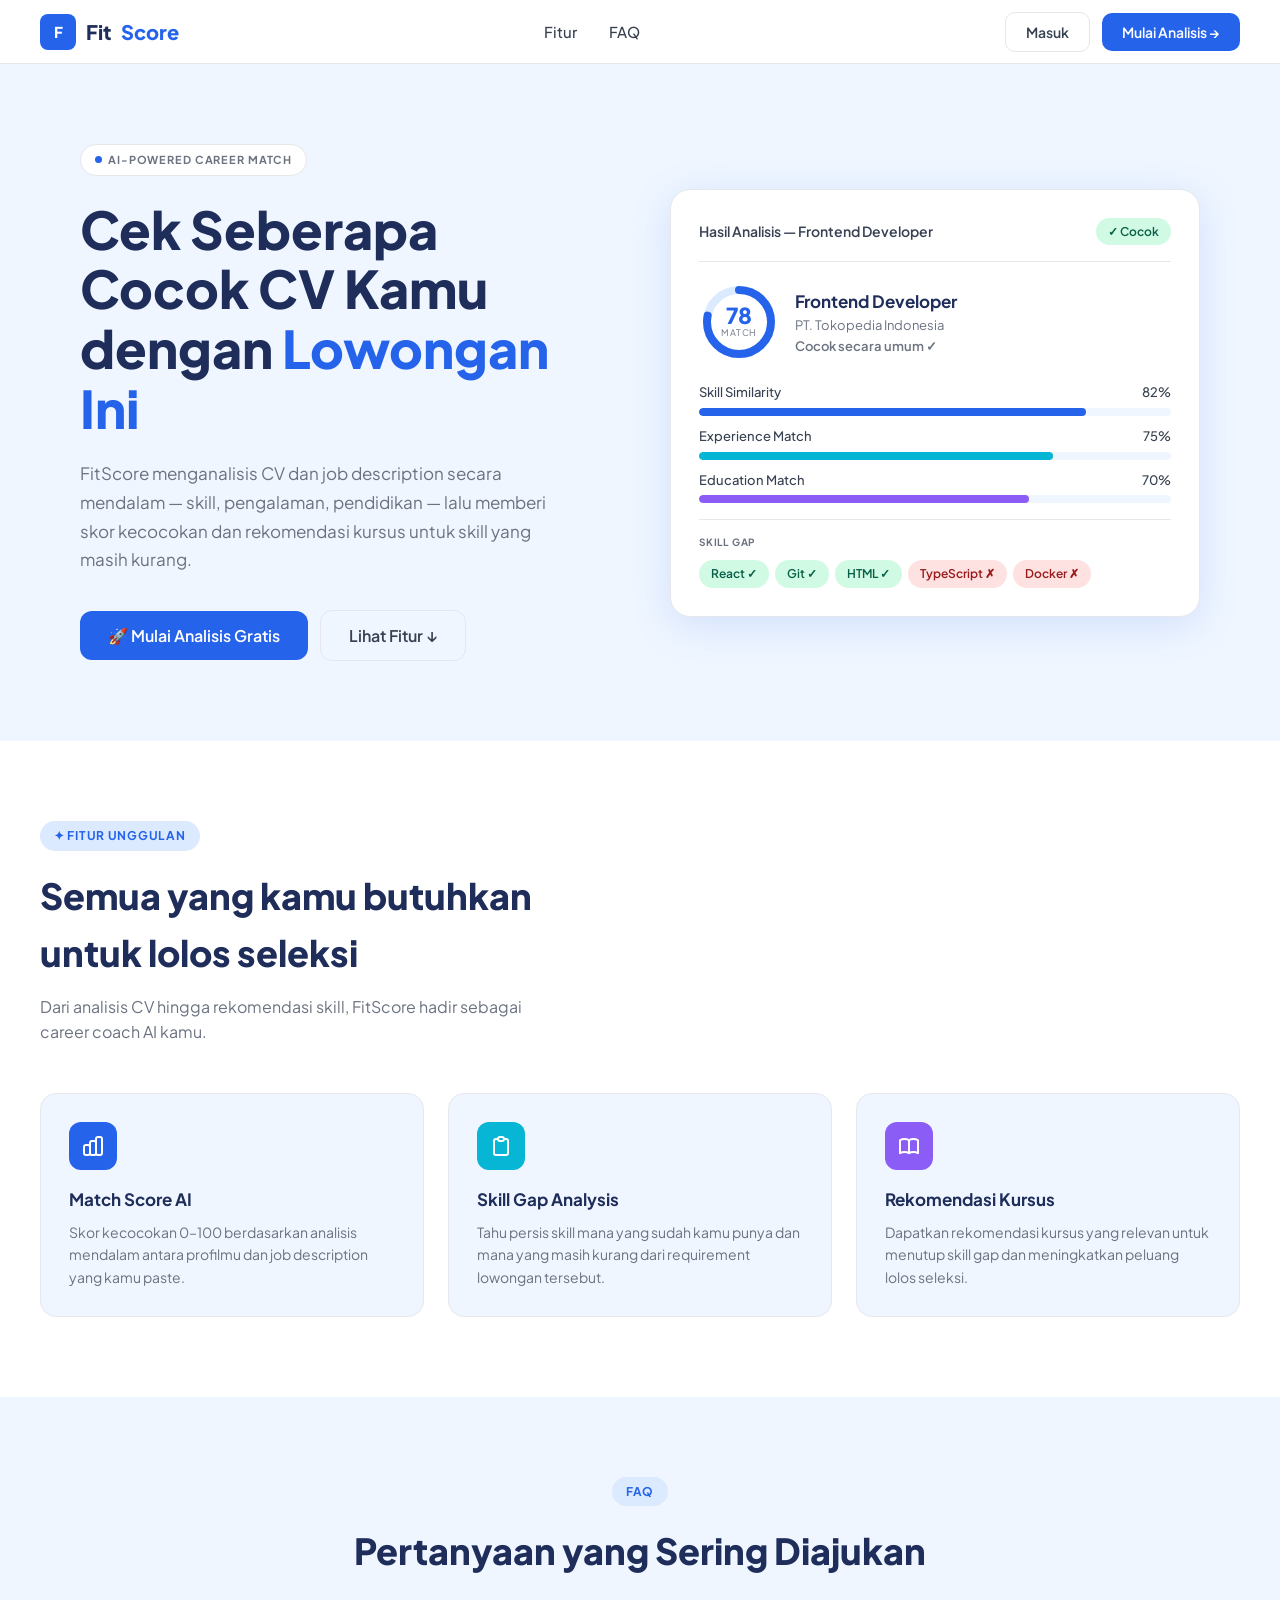
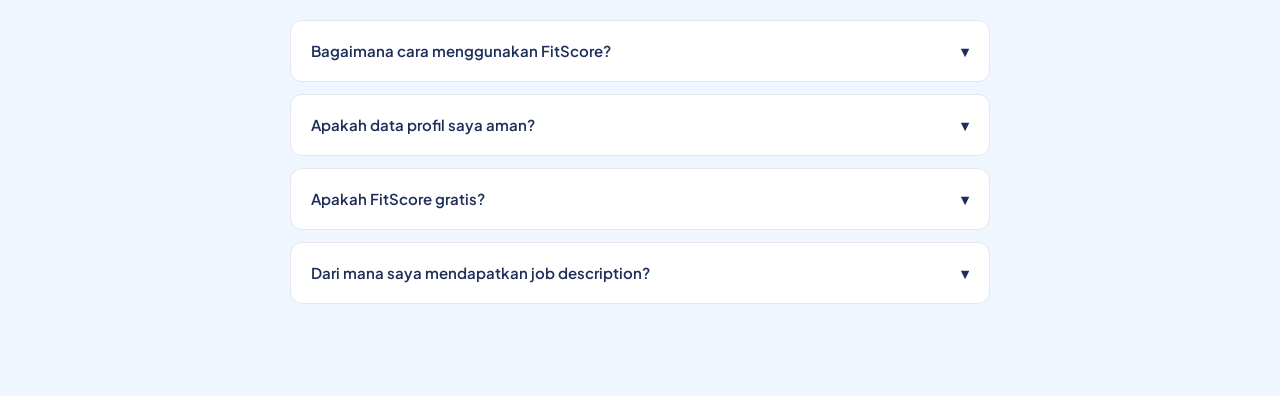
<file: prototype/mainNERFINAL.html>
<!DOCTYPE html>
<html lang="id">
<head>
<meta charset="UTF-8">
<meta name="viewport" content="width=device-width, initial-scale=1.0">
<title>FitScore — AI-Powered Career Match</title>
<link href="https://fonts.googleapis.com/css2?family=Plus+Jakarta+Sans:wght@400;500;600;700;800&display=swap" rel="stylesheet">
<style>
  *, *::before, *::after { box-sizing: border-box; margin: 0; padding: 0; }

  :root {
    --blue: #2563EB;
    --blue-dark: #1E3A8A;
    --blue-light: #DBEAFE;
    --blue-mid: #3B82F6;
    --cyan: #06B6D4;
    --purple: #8B5CF6;
    --bg: #EFF6FF;
    --white: #FFFFFF;
    --text-dark: #1E2D5A;
    --text-mid: #374151;
    --text-muted: #6B7280;
    --green: #10B981;
    --red: #EF4444;
    --border: #E5E7EB;
    --shadow: 0 4px 24px rgba(37,99,235,0.10);
    --shadow-lg: 0 8px 40px rgba(37,99,235,0.15);
  }

  html { scroll-behavior: smooth; }

  body {
    font-family: 'Plus Jakarta Sans', sans-serif;
    background: var(--bg);
    color: var(--text-dark);
    line-height: 1.6;
    min-height: 100vh;
  }

  /* ── PAGES ── */
  .page { display: none; min-height: 100vh; }
  .page.active { display: flex; flex-direction: column; }

  /* ── NAVBAR ── */
  nav {
    background: var(--white);
    border-bottom: 1px solid var(--border);
    padding: 0 40px;
    height: 64px;
    display: flex;
    align-items: center;
    justify-content: space-between;
    position: sticky; top: 0; z-index: 100;
  }

  .logo {
    display: flex; align-items: center; gap: 10px;
    font-weight: 800; font-size: 20px; color: var(--text-dark);
    text-decoration: none;
  }
  .logo-icon {
    width: 36px; height: 36px; background: var(--blue);
    border-radius: 8px; display: flex; align-items: center; justify-content: center;
    color: white; font-weight: 800; font-size: 15px;
  }
  .logo span { color: var(--blue); }

  .nav-links { display: flex; gap: 32px; list-style: none; }
  .nav-links a { text-decoration: none; color: var(--text-mid); font-size: 15px; font-weight: 500; transition: color .2s; }
  .nav-links a:hover { color: var(--blue); }

  .nav-right { display: flex; align-items: center; gap: 12px; }

  .btn {
    display: inline-flex; align-items: center; gap: 8px;
    padding: 10px 20px; border-radius: 10px; font-size: 14px; font-weight: 600;
    cursor: pointer; border: none; transition: all .2s; text-decoration: none; font-family: inherit;
  }
  .btn-primary { background: var(--blue); color: white; }
  .btn-primary:hover { background: #1D4ED8; transform: translateY(-1px); box-shadow: 0 4px 14px rgba(37,99,235,.4); }
  .btn-outline { background: transparent; color: var(--blue); border: 1.5px solid var(--blue); }
  .btn-outline:hover { background: var(--blue-light); }
  .btn-lg { padding: 14px 28px; font-size: 16px; border-radius: 12px; }
  .btn-ghost { background: transparent; color: var(--text-mid); border: 1.5px solid var(--border); }
  .btn-ghost:hover { background: var(--bg); color: var(--text-dark); }
  .btn-danger { background: #FEE2E2; color: var(--red); border: none; }

  /* ── HERO ── */
  .hero {
    flex: 1;
    padding: 80px 40px;
    display: grid;
    grid-template-columns: 1fr 1fr;
    gap: 60px;
    align-items: center;
    max-width: 1200px;
    margin: 0 auto;
    width: 100%;
  }

  .hero-badge {
    display: inline-flex; align-items: center; gap: 6px;
    background: var(--white); border: 1px solid var(--border);
    border-radius: 999px; padding: 6px 14px;
    font-size: 11px; font-weight: 700; letter-spacing: .08em;
    color: var(--text-muted); text-transform: uppercase;
    margin-bottom: 24px;
  }
  .hero-badge-dot { width: 7px; height: 7px; background: var(--blue); border-radius: 50%; }

  .hero-title { font-size: 52px; font-weight: 800; line-height: 1.15; color: var(--text-dark); margin-bottom: 20px; }
  .hero-title .highlight { color: var(--blue); }
  .hero-desc { font-size: 17px; color: var(--text-muted); line-height: 1.7; margin-bottom: 36px; max-width: 480px; }

  .hero-btns { display: flex; gap: 12px; align-items: center; }

  /* ── RESULT CARD ── */
  .result-card {
    background: var(--white);
    border-radius: 20px;
    padding: 28px;
    box-shadow: var(--shadow-lg);
    border: 1px solid var(--border);
    animation: floatCard 4s ease-in-out infinite;
  }

  @keyframes floatCard {
    0%, 100% { transform: translateY(0); }
    50% { transform: translateY(-8px); }
  }

  .result-card-header {
    display: flex; justify-content: space-between; align-items: center; margin-bottom: 20px;
    padding-bottom: 16px; border-bottom: 1px solid var(--border);
  }
  .result-card-header h4 { font-size: 14px; color: var(--text-mid); font-weight: 600; }

  .badge-cocok {
    background: #D1FAE5; color: #065F46; font-size: 12px; font-weight: 600;
    padding: 4px 12px; border-radius: 999px;
  }

  .match-row { display: flex; gap: 16px; align-items: center; margin-bottom: 20px; }

  .score-ring {
    width: 80px; height: 80px; flex-shrink: 0;
    position: relative; display: flex; align-items: center; justify-content: center;
  }
  .score-ring svg { position: absolute; top: 0; left: 0; transform: rotate(-90deg); }
  .score-ring-num { font-size: 22px; font-weight: 800; color: var(--blue); line-height: 1; }
  .score-ring-label { font-size: 9px; color: var(--text-muted); text-transform: uppercase; letter-spacing: .06em; }

  .match-info h3 { font-size: 17px; font-weight: 700; color: var(--text-dark); }
  .match-info p { font-size: 13px; color: var(--text-muted); }
  .match-status { font-size: 13px; color: var(--green); font-weight: 600; }

  .bar-row { margin-bottom: 10px; }
  .bar-label { display: flex; justify-content: space-between; font-size: 13px; color: var(--text-mid); margin-bottom: 5px; font-weight: 500; }
  .bar-track { height: 8px; background: var(--bg); border-radius: 999px; overflow: hidden; }
  .bar-fill { height: 100%; border-radius: 999px; transition: width 1s ease; }
  .bar-blue { background: var(--blue); }
  .bar-cyan { background: var(--cyan); }
  .bar-purple { background: var(--purple); }

  .skill-gap-section { margin-top: 16px; border-top: 1px solid var(--border); padding-top: 14px; }
  .skill-gap-title { font-size: 10px; font-weight: 700; letter-spacing: .08em; text-transform: uppercase; color: var(--text-muted); margin-bottom: 10px; }
  .skill-tags { display: flex; gap: 6px; flex-wrap: wrap; }
  .tag { padding: 4px 12px; border-radius: 999px; font-size: 12px; font-weight: 600; }
  .tag-green { background: #D1FAE5; color: #065F46; }
  .tag-red { background: #FEE2E2; color: #991B1B; }

  /* ── FEATURES ── */
  .features {
    background: var(--white);
    padding: 80px 40px;
  }
  .features-inner { max-width: 1200px; margin: 0 auto; }
  .section-badge {
    display: inline-flex; align-items: center; gap: 6px;
    background: var(--blue-light); color: var(--blue);
    border-radius: 999px; padding: 5px 14px; font-size: 12px; font-weight: 700;
    letter-spacing: .06em; text-transform: uppercase; margin-bottom: 16px;
  }
  .section-title { font-size: 36px; font-weight: 800; color: var(--text-dark); margin-bottom: 12px; }
  .section-desc { font-size: 16px; color: var(--text-muted); max-width: 520px; margin-bottom: 48px; }

  .features-grid { display: grid; grid-template-columns: repeat(3, 1fr); gap: 24px; }
  .feature-card {
    background: var(--bg); border-radius: 16px; padding: 28px;
    border: 1px solid var(--border); transition: all .2s;
  }
  .feature-card:hover { box-shadow: var(--shadow); transform: translateY(-2px); }
  .feature-icon { width: 48px; height: 48px; border-radius: 12px; background: var(--blue); display: flex; align-items: center; justify-content: center; margin-bottom: 16px; }
  .feature-card h3 { font-size: 17px; font-weight: 700; margin-bottom: 8px; color: var(--text-dark); }
  .feature-card p { font-size: 14px; color: var(--text-muted); line-height: 1.6; }

  /* ── FAQ ── */
  .faq { padding: 80px 40px; }
  .faq-inner { max-width: 700px; margin: 0 auto; }
  .faq-item { border: 1px solid var(--border); border-radius: 12px; margin-bottom: 12px; overflow: hidden; background: var(--white); }
  .faq-q { padding: 18px 20px; font-size: 15px; font-weight: 600; cursor: pointer; display: flex; justify-content: space-between; align-items: center; }
  .faq-a { padding: 0 20px 16px; font-size: 14px; color: var(--text-muted); line-height: 1.7; display: none; }
  .faq-item.open .faq-a { display: block; }
  .faq-item.open .faq-arrow { transform: rotate(180deg); }
  .faq-arrow { transition: transform .2s; }

  /* ── AUTH PAGES ── */
  .auth-page {
    flex: 1;
    display: flex;
    align-items: center;
    justify-content: center;
    padding: 40px;
    background: var(--bg);
  }

  .auth-card {
    background: var(--white);
    border-radius: 20px;
    padding: 40px;
    width: 100%;
    max-width: 440px;
    box-shadow: var(--shadow-lg);
    border: 1px solid var(--border);
  }
  .auth-title { font-size: 26px; font-weight: 800; color: var(--text-dark); margin-bottom: 6px; }
  .auth-sub { font-size: 14px; color: var(--text-muted); margin-bottom: 28px; }

  .form-group { margin-bottom: 18px; }
  .form-label { display: block; font-size: 13px; font-weight: 600; color: var(--text-mid); margin-bottom: 6px; }
  .form-input {
    width: 100%; padding: 12px 14px; border: 1.5px solid var(--border);
    border-radius: 10px; font-size: 14px; font-family: inherit; color: var(--text-dark);
    background: var(--white); transition: border-color .2s; outline: none;
  }
  .form-input:focus { border-color: var(--blue); box-shadow: 0 0 0 3px rgba(37,99,235,.1); }
  .form-input::placeholder { color: #9CA3AF; }
  textarea.form-input { resize: vertical; min-height: 100px; }

  .form-divider { text-align: center; font-size: 13px; color: var(--text-muted); margin: 16px 0; }
  .link { color: var(--blue); font-weight: 600; cursor: pointer; text-decoration: none; }
  .link:hover { text-decoration: underline; }

  /* ── PROFILE SETUP ── */
  .profile-page {
    flex: 1;
    padding: 40px;
    max-width: 800px;
    margin: 0 auto;
    width: 100%;
  }
  .profile-steps {
    display: flex; gap: 0; margin-bottom: 40px; align-items: center;
  }
  .step-item { display: flex; align-items: center; gap: 10px; }
  .step-circle {
    width: 32px; height: 32px; border-radius: 50%; display: flex; align-items: center; justify-content: center;
    font-size: 13px; font-weight: 700; flex-shrink: 0;
  }
  .step-circle.done { background: var(--blue); color: white; }
  .step-circle.active { background: var(--blue); color: white; box-shadow: 0 0 0 4px rgba(37,99,235,.2); }
  .step-circle.pending { background: var(--border); color: var(--text-muted); }
  .step-label { font-size: 13px; font-weight: 600; color: var(--text-mid); }
  .step-label.active { color: var(--blue); }
  .step-connector { flex: 1; height: 2px; background: var(--border); margin: 0 8px; min-width: 40px; }
  .step-connector.done { background: var(--blue); }

  .profile-card {
    background: var(--white); border-radius: 20px; padding: 36px;
    box-shadow: var(--shadow); border: 1px solid var(--border);
  }
  .profile-card-title { font-size: 22px; font-weight: 800; color: var(--text-dark); margin-bottom: 6px; }
  .profile-card-sub { font-size: 14px; color: var(--text-muted); margin-bottom: 28px; }

  .form-row { display: grid; grid-template-columns: 1fr 1fr; gap: 16px; }

  .tags-input-wrapper { display: flex; flex-wrap: wrap; gap: 8px; padding: 10px 12px; border: 1.5px solid var(--border); border-radius: 10px; background: white; min-height: 46px; cursor: text; transition: border-color .2s; }
  .tags-input-wrapper:focus-within { border-color: var(--blue); box-shadow: 0 0 0 3px rgba(37,99,235,.1); }
  .tag-chip { display: flex; align-items: center; gap: 4px; background: var(--blue-light); color: var(--blue); border-radius: 6px; padding: 3px 10px; font-size: 13px; font-weight: 600; }
  .tag-chip button { background: none; border: none; cursor: pointer; color: var(--blue); font-size: 14px; line-height: 1; padding: 0; }
  .tags-input-inner { border: none; outline: none; font-size: 13px; font-family: inherit; min-width: 120px; flex: 1; }

  .exp-item { border: 1px solid var(--border); border-radius: 12px; padding: 20px; margin-bottom: 12px; background: var(--bg); position: relative; }
  .exp-remove { position: absolute; top: 12px; right: 12px; background: none; border: none; cursor: pointer; color: var(--text-muted); font-size: 18px; }

  .btn-add { display: inline-flex; align-items: center; gap: 6px; background: var(--blue-light); color: var(--blue); border: none; padding: 10px 16px; border-radius: 10px; font-size: 13px; font-weight: 700; cursor: pointer; font-family: inherit; transition: all .2s; margin-top: 4px; }
  .btn-add:hover { background: #BFDBFE; }

  .progress-bar-wrapper { height: 6px; background: var(--border); border-radius: 999px; margin-bottom: 32px; overflow: hidden; }
  .progress-bar-fill { height: 100%; background: var(--blue); border-radius: 999px; transition: width .4s ease; }

  /* ── ANALYSIS PAGE ── */
  .analysis-page { flex: 1; padding: 40px; max-width: 1100px; margin: 0 auto; width: 100%; }
  .analysis-header { margin-bottom: 32px; }
  .analysis-header h1 { font-size: 28px; font-weight: 800; color: var(--text-dark); }
  .analysis-header p { font-size: 15px; color: var(--text-muted); margin-top: 4px; }

  .analysis-form-grid { display: grid; grid-template-columns: 1fr 1fr; gap: 24px; margin-bottom: 32px; }
  .analysis-form-card { background: var(--white); border-radius: 16px; padding: 24px; border: 1px solid var(--border); box-shadow: var(--shadow); }
  .analysis-form-card h3 { font-size: 16px; font-weight: 700; margin-bottom: 4px; color: var(--text-dark); }
  .analysis-form-card p { font-size: 13px; color: var(--text-muted); margin-bottom: 16px; }
  .analysis-form-card textarea { min-height: 180px; }

  .analyze-btn-wrapper { text-align: center; margin-bottom: 40px; }

  /* ── RESULT ── */
  .result-section { display: none; }
  .result-section.show { display: block; }

  .result-top { display: grid; grid-template-columns: 1fr 2fr; gap: 24px; margin-bottom: 24px; }

  .score-card {
    background: var(--white); border-radius: 16px; padding: 28px;
    border: 1px solid var(--border); box-shadow: var(--shadow);
    display: flex; flex-direction: column; align-items: center; justify-content: center; text-align: center;
  }
  .big-score { font-size: 72px; font-weight: 800; color: var(--blue); line-height: 1; }
  .score-label { font-size: 13px; color: var(--text-muted); font-weight: 600; text-transform: uppercase; letter-spacing: .08em; margin-top: 4px; }
  .score-verdict { margin-top: 12px; padding: 6px 16px; border-radius: 999px; font-size: 13px; font-weight: 700; }
  .score-verdict.great { background: #D1FAE5; color: #065F46; }
  .score-verdict.good { background: #DBEAFE; color: #1E3A8A; }
  .score-verdict.low { background: #FEE2E2; color: #991B1B; }

  .breakdown-card { background: var(--white); border-radius: 16px; padding: 28px; border: 1px solid var(--border); box-shadow: var(--shadow); }
  .breakdown-card h3 { font-size: 16px; font-weight: 700; margin-bottom: 20px; color: var(--text-dark); }

  .result-bottom { display: grid; grid-template-columns: 1fr 1fr; gap: 24px; }

  .gap-card { background: var(--white); border-radius: 16px; padding: 28px; border: 1px solid var(--border); box-shadow: var(--shadow); }
  .gap-card h3 { font-size: 16px; font-weight: 700; margin-bottom: 16px; color: var(--text-dark); }

  .skill-row { display: flex; align-items: center; justify-content: space-between; padding: 10px 0; border-bottom: 1px solid var(--border); }
  .skill-row:last-child { border-bottom: none; }
  .skill-name { font-size: 14px; font-weight: 600; color: var(--text-dark); }
  .skill-badge { font-size: 12px; font-weight: 700; padding: 3px 12px; border-radius: 999px; }
  .skill-match { background: #D1FAE5; color: #065F46; }
  .skill-miss { background: #FEE2E2; color: #991B1B; }

  .rec-item { padding: 12px 0; border-bottom: 1px solid var(--border); }
  .rec-item:last-child { border-bottom: none; }
  .rec-skill { font-size: 14px; font-weight: 700; color: var(--text-dark); margin-bottom: 4px; }
  .rec-desc { font-size: 13px; color: var(--text-muted); }

  /* ── LOADING ── */
  .loading-overlay {
    display: none;
    position: fixed; inset: 0; background: rgba(255,255,255,.9);
    z-index: 999; align-items: center; justify-content: center; flex-direction: column; gap: 16px;
  }
  .loading-overlay.show { display: flex; }
  .spinner { width: 48px; height: 48px; border: 4px solid var(--blue-light); border-top-color: var(--blue); border-radius: 50%; animation: spin .8s linear infinite; }
  @keyframes spin { to { transform: rotate(360deg); } }
  .loading-text { font-size: 16px; font-weight: 600; color: var(--text-dark); }
  .loading-sub { font-size: 13px; color: var(--text-muted); }

  /* ── DASHBOARD ── */
  .dashboard-page { flex: 1; padding: 40px; max-width: 1100px; margin: 0 auto; width: 100%; }
  .dashboard-greet { font-size: 26px; font-weight: 800; color: var(--text-dark); margin-bottom: 6px; }
  .dashboard-sub { font-size: 15px; color: var(--text-muted); margin-bottom: 32px; }

  .dashboard-grid { display: grid; grid-template-columns: repeat(3, 1fr); gap: 20px; margin-bottom: 32px; }
  .stat-card { background: var(--white); border-radius: 14px; padding: 22px; border: 1px solid var(--border); box-shadow: var(--shadow); }
  .stat-num { font-size: 32px; font-weight: 800; color: var(--blue); }
  .stat-label { font-size: 13px; color: var(--text-muted); margin-top: 4px; font-weight: 500; }

  .history-card { background: var(--white); border-radius: 16px; padding: 28px; border: 1px solid var(--border); box-shadow: var(--shadow); }
  .history-card h3 { font-size: 17px; font-weight: 700; margin-bottom: 20px; color: var(--text-dark); }
  .history-item { display: flex; align-items: center; justify-content: space-between; padding: 14px 0; border-bottom: 1px solid var(--border); }
  .history-item:last-child { border-bottom: none; }
  .history-info h4 { font-size: 14px; font-weight: 700; color: var(--text-dark); }
  .history-info p { font-size: 12px; color: var(--text-muted); margin-top: 2px; }
  .history-score { font-size: 22px; font-weight: 800; color: var(--blue); }

  .toast {
    position: fixed; bottom: 24px; right: 24px; z-index: 9999;
    background: var(--text-dark); color: white; padding: 12px 20px; border-radius: 12px;
    font-size: 14px; font-weight: 500; box-shadow: 0 8px 24px rgba(0,0,0,.2);
    transform: translateY(100px); opacity: 0; transition: all .3s;
  }
  .toast.show { transform: translateY(0); opacity: 1; }

  @media (max-width: 768px) {
    .hero { grid-template-columns: 1fr; padding: 40px 20px; }
    .result-card { display: none; }
    .features-grid { grid-template-columns: 1fr; }
    .analysis-form-grid { grid-template-columns: 1fr; }
    .result-top, .result-bottom { grid-template-columns: 1fr; }
    .form-row { grid-template-columns: 1fr; }
    .dashboard-grid { grid-template-columns: 1fr; }
    nav { padding: 0 20px; }
    .nav-links { display: none; }
  }
</style>
</head>
<body>

<!-- ══════════════════════════════════════════
     PAGE: LANDING
══════════════════════════════════════════ -->
<div id="page-landing" class="page active">
  <!-- Nav -->
  <nav>
    <a class="logo" href="#" onclick="goTo('landing')">
      <div class="logo-icon">F</div>
      Fit <span>Score</span>
    </a>
    <ul class="nav-links">
      <li><a href="#features">Fitur</a></li>
      <li><a href="#faq">FAQ</a></li>
    </ul>
    <div class="nav-right">
      <button class="btn btn-ghost" onclick="goTo('login')">Masuk</button>
      <button class="btn btn-primary" onclick="goTo('register')">Mulai Analisis →</button>
    </div>
  </nav>

  <!-- Hero -->
  <div class="hero">
    <div>
      <div class="hero-badge"><span class="hero-badge-dot"></span> AI-POWERED CAREER MATCH</div>
      <h1 class="hero-title">Cek Seberapa Cocok CV Kamu<br>dengan <span class="highlight">Lowongan Ini</span></h1>
      <p class="hero-desc">FitScore menganalisis CV dan job description secara mendalam — skill, pengalaman, pendidikan — lalu memberi skor kecocokan dan rekomendasi kursus untuk skill yang masih kurang.</p>
      <div class="hero-btns">
        <button class="btn btn-primary btn-lg" onclick="goTo('register')">🚀 Mulai Analisis Gratis</button>
        <button class="btn btn-ghost btn-lg" onclick="document.getElementById('features').scrollIntoView({behavior:'smooth'})">Lihat Fitur ↓</button>
      </div>
    </div>

    <div class="result-card">
      <div class="result-card-header">
        <h4>Hasil Analisis — Frontend Developer</h4>
        <span class="badge-cocok">✓ Cocok</span>
      </div>
      <div class="match-row">
        <div class="score-ring">
          <svg width="80" height="80" viewBox="0 0 80 80">
            <circle cx="40" cy="40" r="32" fill="none" stroke="#DBEAFE" stroke-width="8"/>
            <circle cx="40" cy="40" r="32" fill="none" stroke="#2563EB" stroke-width="8"
              stroke-dasharray="201" stroke-dashoffset="44" stroke-linecap="round"/>
          </svg>
          <div style="text-align:center;">
            <div class="score-ring-num">78</div>
            <div class="score-ring-label">MATCH</div>
          </div>
        </div>
        <div class="match-info">
          <h3>Frontend Developer</h3>
          <p>PT. Tokopedia Indonesia</p>
          <p class="match-status">Cocok secara umum ✓</p>
        </div>
      </div>
      <div class="bar-row"><div class="bar-label"><span>Skill Similarity</span><span>82%</span></div><div class="bar-track"><div class="bar-fill bar-blue" style="width:82%"></div></div></div>
      <div class="bar-row"><div class="bar-label"><span>Experience Match</span><span>75%</span></div><div class="bar-track"><div class="bar-fill bar-cyan" style="width:75%"></div></div></div>
      <div class="bar-row"><div class="bar-label"><span>Education Match</span><span>70%</span></div><div class="bar-track"><div class="bar-fill bar-purple" style="width:70%"></div></div></div>
      <div class="skill-gap-section">
        <div class="skill-gap-title">SKILL GAP</div>
        <div class="skill-tags">
          <span class="tag tag-green">React ✓</span>
          <span class="tag tag-green">Git ✓</span>
          <span class="tag tag-green">HTML ✓</span>
          <span class="tag tag-red">TypeScript ✗</span>
          <span class="tag tag-red">Docker ✗</span>
        </div>
      </div>
    </div>
  </div>

  <!-- Features -->
  <section id="features" class="features">
    <div class="features-inner">
      <div class="section-badge">✦ Fitur Unggulan</div>
      <h2 class="section-title">Semua yang kamu butuhkan<br>untuk lolos seleksi</h2>
      <p class="section-desc">Dari analisis CV hingga rekomendasi skill, FitScore hadir sebagai career coach AI kamu.</p>
      <div class="features-grid">
        <div class="feature-card">
          <div class="feature-icon"><svg width="24" height="24" fill="none" viewBox="0 0 24 24"><path d="M9 19v-6a2 2 0 00-2-2H5a2 2 0 00-2 2v6a2 2 0 002 2h2a2 2 0 002-2zm0 0V9a2 2 0 012-2h2a2 2 0 012 2v10m-6 0a2 2 0 002 2h2a2 2 0 002-2m0 0V5a2 2 0 012-2h2a2 2 0 012 2v14a2 2 0 01-2 2h-2a2 2 0 01-2-2z" stroke="white" stroke-width="2" stroke-linecap="round" stroke-linejoin="round"/></svg></div>
          <h3>Match Score AI</h3>
          <p>Skor kecocokan 0–100 berdasarkan analisis mendalam antara profilmu dan job description yang kamu paste.</p>
        </div>
        <div class="feature-card">
          <div class="feature-icon" style="background:#06B6D4;"><svg width="24" height="24" fill="none" viewBox="0 0 24 24"><path d="M9 5H7a2 2 0 00-2 2v12a2 2 0 002 2h10a2 2 0 002-2V7a2 2 0 00-2-2h-2M9 5a2 2 0 002 2h2a2 2 0 002-2M9 5a2 2 0 012-2h2a2 2 0 012 2" stroke="white" stroke-width="2" stroke-linecap="round" stroke-linejoin="round"/></svg></div>
          <h3>Skill Gap Analysis</h3>
          <p>Tahu persis skill mana yang sudah kamu punya dan mana yang masih kurang dari requirement lowongan tersebut.</p>
        </div>
        <div class="feature-card">
          <div class="feature-icon" style="background:#8B5CF6;"><svg width="24" height="24" fill="none" viewBox="0 0 24 24"><path d="M12 6.253v13m0-13C10.832 5.477 9.246 5 7.5 5S4.168 5.477 3 6.253v13C4.168 18.477 5.754 18 7.5 18s3.332.477 4.5 1.253m0-13C13.168 5.477 14.754 5 16.5 5c1.747 0 3.332.477 4.5 1.253v13C19.832 18.477 18.247 18 16.5 18c-1.746 0-3.332.477-4.5 1.253" stroke="white" stroke-width="2" stroke-linecap="round" stroke-linejoin="round"/></svg></div>
          <h3>Rekomendasi Kursus</h3>
          <p>Dapatkan rekomendasi kursus yang relevan untuk menutup skill gap dan meningkatkan peluang lolos seleksi.</p>
        </div>
      </div>
    </div>
  </section>

  <!-- FAQ -->
  <section id="faq" class="faq">
    <div class="faq-inner" style="text-align:center; margin-bottom:40px;">
      <div class="section-badge" style="margin:0 auto 16px;">FAQ</div>
      <h2 class="section-title">Pertanyaan yang Sering Diajukan</h2>
    </div>
    <div class="faq-inner">
      <div class="faq-item" onclick="toggleFaq(this)">
        <div class="faq-q">Bagaimana cara menggunakan FitScore? <span class="faq-arrow">▾</span></div>
        <div class="faq-a">Daftar akun, lengkapi profil (pengalaman kerja, skill, pendidikan), lalu copy-paste job description dari LinkedIn atau platform lain ke halaman analisis. FitScore akan langsung memberikan match score dan skill gap analysis.</div>
      </div>
      <div class="faq-item" onclick="toggleFaq(this)">
        <div class="faq-q">Apakah data profil saya aman? <span class="faq-arrow">▾</span></div>
        <div class="faq-a">Ya, data profilmu disimpan secara aman dan tidak akan dibagikan ke pihak manapun. Kami menggunakan enkripsi standar industri untuk melindungi datamu.</div>
      </div>
      <div class="faq-item" onclick="toggleFaq(this)">
        <div class="faq-q">Apakah FitScore gratis? <span class="faq-arrow">▾</span></div>
        <div class="faq-a">FitScore tersedia gratis untuk semua pengguna.</div>
      </div>
      <div class="faq-item" onclick="toggleFaq(this)">
        <div class="faq-q">Dari mana saya mendapatkan job description? <span class="faq-arrow">▾</span></div>
        <div class="faq-a">Kamu bisa copy job description dan requirements dari LinkedIn, Glints, JobStreet, Kalibrr, atau platform lowongan lainnya, lalu paste ke form analisis di FitScore.</div>
      </div>
    </div>
  </section>
</div>

<!-- ══════════════════════════════════════════
     PAGE: LOGIN
══════════════════════════════════════════ -->
<div id="page-login" class="page">
  <nav>
    <a class="logo" href="#" onclick="goTo('landing')">
      <div class="logo-icon">F</div>
      Fit <span>Score</span>
    </a>
  </nav>
  <div class="auth-page">
    <div class="auth-card">
      <div style="text-align:center; margin-bottom:28px;">
        <div class="logo-icon" style="width:48px;height:48px;font-size:20px;border-radius:12px;margin:0 auto 16px;">F</div>
        <div class="auth-title">Selamat Datang Kembali</div>
        <div class="auth-sub">Masuk untuk melanjutkan analisis karirmu</div>
      </div>
      <div class="form-group">
        <label class="form-label">Email</label>
        <input type="email" id="login-email" class="form-input" placeholder="email@kamu.com">
      </div>
      <div class="form-group">
        <label class="form-label">Password</label>
        <input type="password" id="login-pass" class="form-input" placeholder="••••••••">
      </div>
      <button class="btn btn-primary" style="width:100%;justify-content:center;padding:13px;" onclick="doLogin()">Masuk</button>
      <div class="form-divider">Belum punya akun? <a class="link" onclick="goTo('register')">Daftar gratis</a></div>
    </div>
  </div>
</div>

<!-- ══════════════════════════════════════════
     PAGE: REGISTER
══════════════════════════════════════════ -->
<div id="page-register" class="page">
  <nav>
    <a class="logo" href="#" onclick="goTo('landing')">
      <div class="logo-icon">F</div>
      Fit <span>Score</span>
    </a>
  </nav>
  <div class="auth-page">
    <div class="auth-card">
      <div style="text-align:center; margin-bottom:28px;">
        <div class="logo-icon" style="width:48px;height:48px;font-size:20px;border-radius:12px;margin:0 auto 16px;">F</div>
        <div class="auth-title">Buat Akun Gratis</div>
        <div class="auth-sub">Mulai analisis CV kamu sekarang</div>
      </div>
      <div class="form-row">
        <div class="form-group">
          <label class="form-label">Nama Depan</label>
          <input type="text" id="reg-fname" class="form-input" placeholder="Budi">
        </div>
        <div class="form-group">
          <label class="form-label">Nama Belakang</label>
          <input type="text" id="reg-lname" class="form-input" placeholder="Santoso">
        </div>
      </div>
      <div class="form-group">
        <label class="form-label">Email</label>
        <input type="email" id="reg-email" class="form-input" placeholder="email@kamu.com">
      </div>
      <div class="form-group">
        <label class="form-label">Password</label>
        <input type="password" id="reg-pass" class="form-input" placeholder="Min. 8 karakter">
      </div>
      <button class="btn btn-primary" style="width:100%;justify-content:center;padding:13px;" onclick="doRegister()">Buat Akun →</button>
      <div class="form-divider">Sudah punya akun? <a class="link" onclick="goTo('login')">Masuk</a></div>
    </div>
  </div>
</div>

<!-- ══════════════════════════════════════════
     PAGE: PROFILE SETUP
══════════════════════════════════════════ -->
<div id="page-profile" class="page">
  <nav>
    <a class="logo" href="#" onclick="goTo('landing')">
      <div class="logo-icon">F</div>
      Fit <span>Score</span>
    </a>
    <div class="nav-right" style="font-size:13px;color:var(--text-muted);">Langkah <span id="step-num">1</span> dari 3</div>
  </nav>

  <div class="profile-page">
    <div class="progress-bar-wrapper">
      <div class="progress-bar-fill" id="profile-progress" style="width:33%"></div>
    </div>

    <div class="profile-steps">
      <div class="step-item"><div class="step-circle active" id="s1">1</div><span class="step-label active" id="sl1">Informasi Dasar</span></div>
      <div class="step-connector" id="sc1"></div>
      <div class="step-item"><div class="step-circle pending" id="s2">2</div><span class="step-label" id="sl2">Pengalaman Kerja</span></div>
      <div class="step-connector" id="sc2"></div>
      <div class="step-item"><div class="step-circle pending" id="s3">3</div><span class="step-label" id="sl3">Skill &amp; Pendidikan</span></div>
    </div>

    <!-- Step 1: Info Dasar -->
    <div id="profile-step-1">
      <div class="profile-card">
        <div class="profile-card-title">Informasi Dasar</div>
        <div class="profile-card-sub">Ceritakan sedikit tentang dirimu untuk personalisasi analisis yang lebih akurat.</div>
        <div class="form-row">
          <div class="form-group">
            <label class="form-label">Nama Lengkap</label>
            <input type="text" id="p-name" class="form-input" placeholder="Nama kamu">
          </div>
          <div class="form-group">
            <label class="form-label">Lokasi</label>
            <input type="text" id="p-loc" class="form-input" placeholder="Jakarta, Indonesia">
          </div>
        </div>
        <div class="form-row">
          <div class="form-group">
            <label class="form-label">Bidang / Profesi</label>
            <input type="text" id="p-field" class="form-input" placeholder="Software Engineer, Data Analyst, ...">
          </div>
          <div class="form-group">
            <label class="form-label">Tahun Pengalaman</label>
            <select class="form-input" id="p-years">
              <option>Kurang dari 1 tahun</option>
              <option>1–2 tahun</option>
              <option>3–5 tahun</option>
              <option>5+ tahun</option>
            </select>
          </div>
        </div>
        <div class="form-group">
          <label class="form-label">Ringkasan Profil</label>
          <textarea id="p-summary" class="form-input" placeholder="Ceritakan singkat tentang latar belakang dan tujuan karirmu..."></textarea>
        </div>
        <div style="text-align:right;margin-top:8px;">
          <button class="btn btn-primary btn-lg" onclick="nextStep(2)">Lanjut →</button>
        </div>
      </div>
    </div>

    <!-- Step 2: Pengalaman Kerja -->
    <div id="profile-step-2" style="display:none;">
      <div class="profile-card">
        <div class="profile-card-title">Pengalaman Kerja</div>
        <div class="profile-card-sub">Tambahkan riwayat pekerjaan kamu. Semakin lengkap, semakin akurat analisisnya.</div>
        <div id="exp-list"></div>
        <button class="btn-add" onclick="addExp()">+ Tambah Pengalaman</button>
        <div style="display:flex;justify-content:space-between;margin-top:24px;">
          <button class="btn btn-ghost btn-lg" onclick="nextStep(1)">← Kembali</button>
          <button class="btn btn-primary btn-lg" onclick="nextStep(3)">Lanjut →</button>
        </div>
      </div>
    </div>

    <!-- Step 3: Skill & Pendidikan -->
    <div id="profile-step-3" style="display:none;">
      <div class="profile-card">
        <div class="profile-card-title">Skill &amp; Pendidikan</div>
        <div class="profile-card-sub">Tambahkan skill teknis, soft skill, dan riwayat pendidikanmu.</div>

        <div class="form-group">
          <label class="form-label">Technical Skills <span style="font-weight:400;color:var(--text-muted);">(ketik lalu tekan Enter)</span></label>
          <div class="tags-input-wrapper" id="tech-tags-wrap" onclick="document.getElementById('tech-input').focus()">
            <input class="tags-input-inner" id="tech-input" placeholder="React, Python, SQL..." onkeydown="addTag(event,'tech-tags','tech-input')">
          </div>
          <div id="tech-tags" style="display:none;"></div>
        </div>

        <div class="form-group">
          <label class="form-label">Soft Skills</label>
          <div class="tags-input-wrapper" id="soft-tags-wrap" onclick="document.getElementById('soft-input').focus()">
            <input class="tags-input-inner" id="soft-input" placeholder="Komunikasi, Teamwork, Problem Solving..." onkeydown="addTag(event,'soft-tags','soft-input')">
          </div>
          <div id="soft-tags" style="display:none;"></div>
        </div>

        <div class="form-group">
          <label class="form-label">Bahasa Pemrograman / Tools</label>
          <div class="tags-input-wrapper" id="tools-tags-wrap" onclick="document.getElementById('tools-input').focus()">
            <input class="tags-input-inner" id="tools-input" placeholder="JavaScript, Git, Docker, Figma..." onkeydown="addTag(event,'tools-tags','tools-input')">
          </div>
          <div id="tools-tags" style="display:none;"></div>
        </div>

        <div class="form-group" style="margin-top:24px;">
          <label class="form-label">Pendidikan Terakhir</label>
          <div class="form-row">
            <input type="text" id="edu-school" class="form-input" placeholder="Universitas Indonesia">
            <input type="text" id="edu-major" class="form-input" placeholder="Teknik Informatika">
          </div>
          <div class="form-row" style="margin-top:12px;">
            <select class="form-input" id="edu-degree">
              <option>SMA / SMK</option>
              <option>D3</option>
              <option selected>S1</option>
              <option>S2</option>
              <option>S3</option>
            </select>
            <input type="text" id="edu-year" class="form-input" placeholder="Tahun lulus: 2022">
          </div>
        </div>

        <div style="display:flex;justify-content:space-between;margin-top:24px;">
          <button class="btn btn-ghost btn-lg" onclick="nextStep(2)">← Kembali</button>
          <button class="btn btn-primary btn-lg" onclick="finishProfile()">Selesai &amp; Mulai Analisis 🚀</button>
        </div>
      </div>
    </div>
  </div>
</div>

<!-- ══════════════════════════════════════════
     PAGE: DASHBOARD
══════════════════════════════════════════ -->
<div id="page-dashboard" class="page">
  <nav>
    <a class="logo" href="#" onclick="goTo('landing')">
      <div class="logo-icon">F</div>
      Fit <span>Score</span>
    </a>
    <ul class="nav-links">
      <li><a href="#" onclick="goTo('dashboard')" style="color:var(--blue);">Dashboard</a></li>
      <li><a href="#" onclick="goTo('analysis')">Analisis Baru</a></li>
    </ul>
    <div class="nav-right">
      <span id="nav-user" style="font-size:14px;font-weight:600;color:var(--text-mid);"></span>
      <button class="btn btn-ghost" onclick="doLogout()">Keluar</button>
    </div>
  </nav>

  <div class="dashboard-page">
    <div class="dashboard-greet" id="dash-greet">Halo, 👋</div>
    <div class="dashboard-sub">Ringkasan aktivitas analisis karirmu</div>

    <div class="dashboard-grid">
      <div class="stat-card"><div class="stat-num" id="stat-total">0</div><div class="stat-label">Total Analisis</div></div>
      <div class="stat-card"><div class="stat-num" id="stat-avg">—</div><div class="stat-label">Rata-rata Match Score</div></div>
      <div class="stat-card"><div class="stat-num" id="stat-best">—</div><div class="stat-label">Skor Tertinggi</div></div>
    </div>

    <div style="display:flex;justify-content:space-between;align-items:center;margin-bottom:20px;">
      <h3 style="font-size:18px;font-weight:700;">Riwayat Analisis</h3>
      <button class="btn btn-primary" onclick="goTo('analysis')">+ Analisis Baru</button>
    </div>
    <div class="history-card">
      <div id="history-list"><p style="color:var(--text-muted);font-size:14px;">Belum ada analisis. <a class="link" onclick="goTo('analysis')">Mulai analisis pertamamu →</a></p></div>
    </div>
  </div>
</div>

<!-- ══════════════════════════════════════════
     PAGE: ANALYSIS
══════════════════════════════════════════ -->
<div id="page-analysis" class="page">
  <nav>
    <a class="logo" href="#" onclick="goTo('landing')">
      <div class="logo-icon">F</div>
      Fit <span>Score</span>
    </a>
    <ul class="nav-links">
      <li><a href="#" onclick="goTo('dashboard')">Dashboard</a></li>
      <li><a href="#" onclick="goTo('analysis')" style="color:var(--blue);">Analisis Baru</a></li>
    </ul>
    <div class="nav-right">
      <span id="nav-user-2" style="font-size:14px;font-weight:600;color:var(--text-mid);"></span>
      <button class="btn btn-ghost" onclick="doLogout()">Keluar</button>
    </div>
  </nav>

  <div class="analysis-page">
    <div class="analysis-header">
      <h1>Analisis Kecocokan Lowongan</h1>
      <p>Paste job description dan requirements dari lowongan yang ingin kamu lamar, lalu kami analisis kecocokannya dengan profilmu.</p>
    </div>

    <div class="analysis-form-grid">
      <div class="analysis-form-card">
        <h3>📋 Job Description</h3>
        <p>Paste deskripsi pekerjaan dari LinkedIn, Glints, atau platform lainnya.</p>
        <textarea id="jd-input" class="form-input" placeholder="Contoh:
We are looking for a Frontend Developer to join our team. You will be responsible for building user interfaces, collaborating with the design team, and ensuring a great user experience across all devices..."></textarea>
      </div>
      <div class="analysis-form-card">
        <h3>✅ Requirements</h3>
        <p>Paste bagian requirements / kualifikasi dari lowongan yang sama.</p>
        <textarea id="req-input" class="form-input" placeholder="Contoh:
• Bachelor's degree in Computer Science or related field
• 2+ years experience in frontend development
• Proficient in React.js, TypeScript, and HTML/CSS
• Experience with Git and version control
• Strong problem-solving skills..."></textarea>
      </div>
    </div>

    <div class="analyze-btn-wrapper">
      <button class="btn btn-primary btn-lg" style="padding:16px 48px;font-size:17px;" onclick="runAnalysis()">
        🔍 Analisis Sekarang
      </button>
      <p style="font-size:13px;color:var(--text-muted);margin-top:10px;">Analisis menggunakan AI berdasarkan profilmu yang tersimpan</p>
    </div>

    <!-- RESULT -->
    <div class="result-section" id="result-section">
      <hr style="border:none;border-top:1px solid var(--border);margin-bottom:32px;">
      <h2 style="font-size:22px;font-weight:800;margin-bottom:24px;color:var(--text-dark);">Hasil Analisis</h2>

      <div class="result-top">
        <div class="score-card">
          <div style="font-size:13px;color:var(--text-muted);font-weight:600;text-transform:uppercase;letter-spacing:.08em;margin-bottom:8px;">Match Score</div>
          <div class="big-score" id="res-score">78</div>
          <div class="score-label">dari 100</div>
          <div class="score-verdict great" id="res-verdict">Sangat Cocok ✓</div>
        </div>

        <div class="breakdown-card">
          <h3>Breakdown Analisis</h3>
          <div class="bar-row"><div class="bar-label"><span>Skill Similarity</span><span id="b-skill">82%</span></div><div class="bar-track"><div class="bar-fill bar-blue" id="bf-skill" style="width:82%"></div></div></div>
          <div class="bar-row" style="margin-top:12px;"><div class="bar-label"><span>Experience Match</span><span id="b-exp">75%</span></div><div class="bar-track"><div class="bar-fill bar-cyan" id="bf-exp" style="width:75%"></div></div></div>
          <div class="bar-row" style="margin-top:12px;"><div class="bar-label"><span>Education Match</span><span id="b-edu">70%</span></div><div class="bar-track"><div class="bar-fill bar-purple" id="bf-edu" style="width:70%"></div></div></div>
          <div class="bar-row" style="margin-top:12px;"><div class="bar-label"><span>Soft Skills</span><span id="b-soft">80%</span></div><div class="bar-track"><div class="bar-fill" id="bf-soft" style="width:80%;background:#10B981;"></div></div></div>
          <div style="margin-top:16px;padding:14px;background:var(--bg);border-radius:10px;">
            <p style="font-size:13px;color:var(--text-mid);line-height:1.7;" id="res-summary">Profilmu sangat cocok untuk posisi ini. Pengalaman dan skill utama yang dibutuhkan sudah kamu miliki.</p>
          </div>
        </div>
      </div>

      <div class="result-bottom">
        <div class="gap-card">
          <h3>🎯 Skill Gap Analysis</h3>
          <div id="skill-gap-list"></div>
        </div>
        <div class="gap-card">
          <h3>📚 Rekomendasi Kursus</h3>
          <div id="rec-list"></div>
        </div>
      </div>

      <div style="text-align:center;margin-top:32px;">
        <button class="btn btn-outline btn-lg" onclick="goTo('dashboard')">← Kembali ke Dashboard</button>
        <button class="btn btn-primary btn-lg" style="margin-left:12px;" onclick="resetAnalysis()">Analisis Lowongan Lain</button>
      </div>
    </div>
  </div>
</div>

<!-- Loading -->
<div class="loading-overlay" id="loading">
  <div class="spinner"></div>
  <div class="loading-text">Menganalisis kecocokan profilmu...</div>
  <div class="loading-sub">Ini membutuhkan beberapa detik</div>
</div>

<!-- Toast -->
<div class="toast" id="toast"></div>

<script>
// ═══════════════════════════════════════════════════════════════════
//  FITSCORE — Frontend Integration Layer
//  Tugas frontend hanya:
//    1. Kumpulkan data profil + JD + req dari form
//    2. Kirim ke model (POST)
//    3. Terima hasil dari model
//    4. Visualisasikan hasil ke UI
//
//  TIDAK ADA analisis lokal di sini.
//  Semua scoring, skill gap, dan rekomendasi dikerjakan oleh model.
// ═══════════════════════════════════════════════════════════════════

// ╔═══════════════════════════════════════════════════════════════╗
// ║  KONFIGURASI MODEL — GANTI INI KETIKA MODEL SUDAH SIAP       ║
// ╠═══════════════════════════════════════════════════════════════╣
// ║                                                               ║
// ║  HF_MODEL_URL  → URL endpoint model di Hugging Face          ║
// ║                  Format:                                      ║
// ║                  https://api-inference.huggingface.co/       ║
// ║                  models/USERNAME/NAMA_MODEL                  ║
// ║                                                               ║
// ║  HF_TOKEN      → Token akses Hugging Face (Bearer token)     ║
// ║                  Buat di: huggingface.co/settings/tokens     ║
// ║                  Untuk production: pakai backend proxy        ║
// ║                  agar token tidak terekspos di browser.      ║
// ║                                                               ║
// ╚═══════════════════════════════════════════════════════════════╝
// ── Endpoint model NER BERT milik danielkrmy ──
// Ganti HF_TOKEN dengan token Hugging Face kamu.
// Untuk production: gunakan backend proxy agar token tidak terekspos di browser.
const HF_MODEL_URL = "https://api-inference.huggingface.co/models/danielkrmy/NER-AI-resume";
const HF_TOKEN     = "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";

// ── STATE ──
let currentUser    = null;
let profileData    = {};
let analysisHistory = [];
let techTagsData   = [];
let softTagsData   = [];
let toolsTagsData  = [];
let expCount       = 0;

// ── NAVIGATION ──
function goTo(page) {
  document.querySelectorAll('.page').forEach(p => p.classList.remove('active'));
  document.getElementById('page-' + page).classList.add('active');
  window.scrollTo(0, 0);
  if (page === 'dashboard') updateDashboard();
  if (page === 'analysis') {
    document.getElementById('nav-user-2').textContent = currentUser ? currentUser.name : '';
  }
}

// ── AUTH ──
function doLogin() {
  const email = document.getElementById('login-email').value.trim();
  const pass  = document.getElementById('login-pass').value;
  if (!email || !pass) { showToast('Isi email dan password terlebih dahulu.'); return; }
  currentUser = { name: email.split('@')[0], email };
  document.getElementById('nav-user').textContent = currentUser.name;
  showToast('Login berhasil! 👋');
  profileData.done ? goTo('dashboard') : (goTo('profile'), document.getElementById('p-name').value = currentUser.name);
}

function doRegister() {
  const fname = document.getElementById('reg-fname').value.trim();
  const lname = document.getElementById('reg-lname').value.trim();
  const email = document.getElementById('reg-email').value.trim();
  const pass  = document.getElementById('reg-pass').value;
  if (!fname || !email || !pass) { showToast('Lengkapi semua field terlebih dahulu.'); return; }
  if (pass.length < 8) { showToast('Password minimal 8 karakter.'); return; }
  currentUser = { name: fname + (lname ? ' ' + lname : ''), email };
  document.getElementById('nav-user').textContent = currentUser.name;
  document.getElementById('p-name').value = currentUser.name;
  showToast('Akun berhasil dibuat! Lengkapi profilmu. 🎉');
  goTo('profile');
}

function doLogout() {
  currentUser = null; profileData = {}; analysisHistory = [];
  goTo('landing'); showToast('Berhasil keluar.');
}

// ── PROFILE STEPS ──
let currentStep = 1;

function nextStep(step) {
  document.getElementById('profile-step-' + currentStep).style.display = 'none';
  currentStep = step;
  document.getElementById('profile-step-' + step).style.display = 'block';
  document.getElementById('step-num').textContent = step;
  document.getElementById('profile-progress').style.width = Math.round((step / 3) * 100) + '%';
  [1, 2, 3].forEach(i => {
    const c = document.getElementById('s' + i);
    const l = document.getElementById('sl' + i);
    if (i < step)       { c.className = 'step-circle done';   l.className = 'step-label';        c.textContent = '✓'; }
    else if (i === step){ c.className = 'step-circle active';  l.className = 'step-label active'; c.textContent = i; }
    else                { c.className = 'step-circle pending'; l.className = 'step-label';        c.textContent = i; }
    if (i < 3) document.getElementById('sc' + i).className = 'step-connector' + (i < step ? ' done' : '');
  });
}

function addExp() {
  expCount++;
  const id = 'exp-' + expCount;
  document.getElementById('exp-list').insertAdjacentHTML('beforeend', `
    <div class="exp-item" id="${id}">
      <button class="exp-remove" onclick="document.getElementById('${id}').remove()">✕</button>
      <div class="form-row">
        <div class="form-group"><label class="form-label">Nama Perusahaan</label><input type="text" class="form-input" placeholder="PT. Google Indonesia"></div>
        <div class="form-group"><label class="form-label">Jabatan / Posisi</label><input type="text" class="form-input" placeholder="Software Engineer"></div>
      </div>
      <div class="form-row">
        <div class="form-group"><label class="form-label">Mulai</label><input type="text" class="form-input" placeholder="Jan 2021"></div>
        <div class="form-group"><label class="form-label">Selesai</label><input type="text" class="form-input" placeholder="Des 2022 / Sekarang"></div>
      </div>
      <div class="form-group"><label class="form-label">Deskripsi Pekerjaan</label><textarea class="form-input" placeholder="Jelaskan tanggung jawab dan pencapaianmu di posisi ini..."></textarea></div>
    </div>`);
}

// ── TAGS ──
function addTag(e, store, inputId) {
  if (e.key === 'Enter' || e.key === ',') {
    e.preventDefault();
    const val = document.getElementById(inputId).value.trim().replace(/,$/, '');
    if (!val) return;
    if (store === 'tech-tags')  techTagsData.push(val);
    if (store === 'soft-tags')  softTagsData.push(val);
    if (store === 'tools-tags') toolsTagsData.push(val);
    renderTags(store, inputId);
    document.getElementById(inputId).value = '';
  }
}
function removeTag(store, idx) {
  if (store === 'tech-tags')  techTagsData.splice(idx, 1);
  if (store === 'soft-tags')  softTagsData.splice(idx, 1);
  if (store === 'tools-tags') toolsTagsData.splice(idx, 1);
  const inputId = store === 'tech-tags' ? 'tech-input' : store === 'soft-tags' ? 'soft-input' : 'tools-input';
  renderTags(store, inputId);
}
function renderTags(store, inputId) {
  const wrapId = store === 'tech-tags' ? 'tech-tags-wrap' : store === 'soft-tags' ? 'soft-tags-wrap' : 'tools-tags-wrap';
  const data   = store === 'tech-tags' ? techTagsData : store === 'soft-tags' ? softTagsData : toolsTagsData;
  const wrap   = document.getElementById(wrapId);
  wrap.querySelectorAll('.tag-chip').forEach(c => c.remove());
  const input  = document.getElementById(inputId);
  data.forEach((t, i) => {
    const chip = document.createElement('div');
    chip.className = 'tag-chip';
    chip.innerHTML = `${t} <button onclick="removeTag('${store}',${i})">×</button>`;
    wrap.insertBefore(chip, input);
  });
}

// ── FINISH PROFILE ──
function finishProfile() {
  // Kumpulkan semua entry pengalaman kerja dari DOM
  const expEntries = [];
  document.querySelectorAll('#exp-list .exp-item').forEach(item => {
    const inputs    = item.querySelectorAll('input');
    const textarea  = item.querySelector('textarea');
    expEntries.push({
      company:     inputs[0]?.value || '',
      position:    inputs[1]?.value || '',
      start:       inputs[2]?.value || '',
      end:         inputs[3]?.value || '',
      description: textarea?.value || ''
    });
  });

  profileData = {
    done:       true,
    name:       document.getElementById('p-name').value     || currentUser?.name || 'Pengguna',
    location:   document.getElementById('p-loc').value      || '',
    field:      document.getElementById('p-field').value    || '',
    years:      document.getElementById('p-years').value    || '',
    summary:    document.getElementById('p-summary').value  || '',
    techSkills: [...techTagsData],
    softSkills: [...softTagsData],
    tools:      [...toolsTagsData],
    experiences: expEntries,
    education: {
      school: document.getElementById('edu-school').value || '',
      major:  document.getElementById('edu-major').value  || '',
      degree: document.getElementById('edu-degree').value || '',
      year:   document.getElementById('edu-year').value   || ''
    }
  };
  if (currentUser) currentUser.name = profileData.name;
  document.getElementById('nav-user').textContent = profileData.name;
  showToast('Profil berhasil disimpan! 🎉');
  goTo('dashboard');
}

// ── DASHBOARD ──
function updateDashboard() {
  const name = profileData.name || currentUser?.name || 'Pengguna';
  document.getElementById('dash-greet').textContent = 'Halo, ' + name + ' 👋';
  document.getElementById('nav-user').textContent   = name;
  document.getElementById('stat-total').textContent = analysisHistory.length;

  if (analysisHistory.length > 0) {
    const avg  = Math.round(analysisHistory.reduce((a, b) => a + b.score, 0) / analysisHistory.length);
    const best = Math.max(...analysisHistory.map(h => h.score));
    document.getElementById('stat-avg').textContent  = avg;
    document.getElementById('stat-best').textContent = best;
  } else {
    document.getElementById('stat-avg').textContent  = '—';
    document.getElementById('stat-best').textContent = '—';
  }

  const list = document.getElementById('history-list');
  if (analysisHistory.length === 0) {
    list.innerHTML = '<p style="color:var(--text-muted);font-size:14px;">Belum ada analisis. <a class="link" onclick="goTo(\'analysis\')">Mulai analisis pertamamu →</a></p>';
  } else {
    list.innerHTML = [...analysisHistory].reverse().map(h => `
      <div class="history-item">
        <div class="history-info">
          <h4>${h.job}</h4>
          <p>${h.date}</p>
        </div>
        <div style="display:flex;align-items:center;gap:12px;">
          <span class="score-verdict ${h.score >= 75 ? 'great' : h.score >= 55 ? 'good' : 'low'}" style="padding:5px 14px;">
            ${h.score >= 75 ? 'Sangat Cocok' : h.score >= 55 ? 'Cukup Cocok' : 'Kurang Cocok'}
          </span>
          <div class="history-score">${h.score}</div>
        </div>
      </div>`).join('');
  }
}

// ═══════════════════════════════════════════════════════════════════
//  STEP 1 — buildProfileText()
//
//  Mengubah seluruh data form profil menjadi SATU teks naratif
//  yang menyerupai CV / deskripsi kandidat.
//
//  Mengapa teks naratif?
//  Model yang digunakan adalah NER (Named Entity Recognition) berbasis
//  BERT (danielkrmy/NER-AI-resume). Model ini dilatih untuk memahami
//  teks natural seperti kalimat dan paragraf — BUKAN struktur JSON,
//  array, atau CSV. Memberikan data dalam bentuk teks memungkinkan
//  model melakukan ekstraksi entitas (skill, jabatan, institusi, dll.)
//  secara optimal.
//
//  Tidak ada array skill, tidak ada JSON terstruktur yang dikirim.
//  Semua informasi dilebur ke dalam paragraf teks yang mengalir.
// ═══════════════════════════════════════════════════════════════════

function buildProfileText() {
  const p   = profileData;
  const edu = p.education || {};
  const lines = [];

  // ── Identitas & ringkasan ──────────────────────────────────────
  if (p.name)    lines.push(`${p.name} adalah seorang profesional di bidang ${p.field || 'teknologi'}.`);
  if (p.location) lines.push(`Berdomisili di ${p.location}.`);
  if (p.years)    lines.push(`Memiliki pengalaman kerja selama ${p.years}.`);
  if (p.summary)  lines.push(p.summary.trim());

  // ── Pengalaman kerja — setiap entri jadi kalimat penuh ─────────
  const exps = (p.experiences || []).filter(e => e.company || e.position);
  if (exps.length > 0) {
    lines.push('Riwayat pengalaman kerja:');
    exps.forEach(e => {
      const period = (e.start && e.end) ? ` dari ${e.start} hingga ${e.end}` : '';
      const desc   = e.description ? ` ${e.description.trim()}` : '';
      lines.push(
        `Bekerja sebagai ${e.position || 'staf'} di ${e.company || 'perusahaan'}${period}.${desc}`
      );
    });
  }

  // ── Skill teknis — ditulis sebagai kalimat, bukan array ────────
  if (p.techSkills?.length > 0) {
    lines.push(
      `Menguasai technical skills berikut: ${p.techSkills.join(', ')}.`
    );
  }

  // ── Tools & bahasa pemrograman ─────────────────────────────────
  if (p.tools?.length > 0) {
    lines.push(
      `Berpengalaman menggunakan tools dan bahasa pemrograman: ${p.tools.join(', ')}.`
    );
  }

  // ── Soft skills — ditulis sebagai kalimat ──────────────────────
  if (p.softSkills?.length > 0) {
    lines.push(
      `Soft skills yang dimiliki antara lain: ${p.softSkills.join(', ')}.`
    );
  }

  // ── Pendidikan ─────────────────────────────────────────────────
  if (edu.school) {
    const grad = edu.year ? ` lulus tahun ${edu.year}` : '';
    lines.push(
      `Latar belakang pendidikan: ${edu.degree || 'S1'} ${edu.major || ''} dari ${edu.school}${grad}.`
    );
  }

  return lines.join(' ');
}

// ═══════════════════════════════════════════════════════════════════
//  STEP 2 — runAnalysis()
//
//  Alur:
//    1. Ambil JD + requirements dari textarea
//    2. Bangun profile_text via buildProfileText()
//    3. Kirim POST ke HF endpoint dengan payload:
//       { "inputs": { "jd": "...", "req": "...", "profile_text": "..." } }
//    4. Terima response JSON dari handler.py model
//    5. Petakan ke format UI via mapModelToUI()
//    6. Tampilkan hasil + simpan ke riwayat
//
//  TIDAK ADA scoring lokal, random, atau keyword matching manual.
//  Semua analisis dilakukan oleh model di Hugging Face.
// ═══════════════════════════════════════════════════════════════════

async function runAnalysis() {
  const jd  = document.getElementById('jd-input').value.trim();
  const req = document.getElementById('req-input').value.trim();

  if (!jd || !req) {
    showToast('Paste job description dan requirements terlebih dahulu.');
    return;
  }
  if (!profileData.done) {
    showToast('Lengkapi profil kamu terlebih dahulu.');
    goTo('profile');
    return;
  }

  // Teks profil yang akan dikirim ke model NER
  const profile_text = buildProfileText();

  // Validasi — profil tidak boleh kosong
  if (!profile_text.trim()) {
    showToast('Profil kamu masih kosong. Lengkapi terlebih dahulu.');
    goTo('profile');
    return;
  }

  // ── Tampilkan loading, bersihkan state lama ──
  setLoading(true);
  document.getElementById('result-section').classList.remove('show');
  const prevBanner = document.getElementById('error-banner');
  if (prevBanner) prevBanner.remove();

  // ── Susun payload — hanya teks, tidak ada JSON terstruktur ──
  // Model NER BERT mengharapkan teks natural, bukan array atau object.
  const payload = {
    inputs: {
      jd:           jd,
      req:          req,
      profile_text: profile_text
    }
  };

  try {
    const response = await fetch(HF_MODEL_URL, {
      method:  'POST',
      headers: {
        'Authorization': `Bearer ${HF_TOKEN}`,
        'Content-Type':  'application/json',
      },
      body: JSON.stringify(payload),
    });

    // ── Tangani HTTP error secara spesifik ──
    if (!response.ok) {
      const body = await response.text().catch(() => '');
      throw new Error(httpErrorMessage(response.status, body));
    }

    // ── Terima response dari model ──
    const modelResponse = await response.json();

    // ── Petakan response model ke format UI ──
    const uiData = mapModelToUI(modelResponse);

    // ── Render ke halaman ──
    displayResult(uiData);

    // ── Simpan ke riwayat dashboard ──
    analysisHistory.push({
      job:   uiData.jobTitle,
      score: uiData.score,
      date:  new Date().toLocaleDateString('id-ID', {
        day: 'numeric', month: 'long', year: 'numeric'
      }),
    });

  } catch (err) {
    console.error('[FitScore] Error memanggil model:', err);
    showErrorBanner(err.message || 'Terjadi kesalahan tidak diketahui saat menghubungi model AI.');

  } finally {
    setLoading(false);
  }
}

// ═══════════════════════════════════════════════════════════════════
//  STEP 3 — mapModelToUI()
//
//  Menerjemahkan output dari handler.py (danielkrmy/NER-AI-resume)
//  ke struktur yang dibutuhkan oleh displayResult().
//
//  Model NER BERT mengembalikan entitas yang diekstrak dari teks.
//  handler.py kemudian mengolahnya menjadi skor dan analisis.
//
//  Format output yang diharapkan dari model:
//  {
//    "overall_score":    number,        // 0–100 atau 0.0–1.0
//    "skill_score":      number,
//    "experience_score": number,
//    "education_score":  number,
//    "soft_score":       number,
//    "job_title":        string,
//    "summary":          string,
//    "skill_gap": [
//      { "name": string, "status": "match" | "miss" }
//    ],
//    "recommendations": [
//      { "skill": string, "desc": string }
//    ]
//  }
//
//  Fungsi ini toleran terhadap:
//    - Field yang tidak ada (diberi nilai default)
//    - Variasi nama field (skill_score / skill / skill_similarity)
//    - Skor float 0–1 (dikonversi otomatis ke 0–100)
//    - Response berupa array (diambil elemen pertama)
// ═══════════════════════════════════════════════════════════════════

function mapModelToUI(raw) {
  // Beberapa endpoint HF mengembalikan array — ambil elemen pertama
  if (Array.isArray(raw)) raw = raw[0];
  raw = raw || {};

  // ── Skor utama ──
  const score     = toScore(raw.overall_score    ?? raw.score    ?? raw.match_score   ?? 0);
  const skillSim  = toScore(raw.skill_score      ?? raw.skill    ?? raw.skill_sim     ?? 0);
  const expMatch  = toScore(raw.experience_score ?? raw.exp      ?? raw.exp_score     ?? 0);
  const eduMatch  = toScore(raw.education_score  ?? raw.edu      ?? raw.edu_score     ?? 0);
  const softMatch = toScore(raw.soft_score       ?? raw.soft     ?? raw.soft_skills   ?? 0);

  // ── Teks metadata ──
  const jobTitle = String(
    raw.job_title ?? raw.jobTitle ?? raw.position ?? raw.role ?? 'Posisi yang Dilamar'
  ).slice(0, 60);

  const summary = String(
    raw.summary ?? raw.description ?? raw.analysis ?? raw.result_summary ?? fallbackSummary(score)
  );

  // ── Skill gap ──
  // Mendukung berbagai nama field yang mungkin digunakan handler.py
  const rawGap = raw.skill_gap   ?? raw.skillGap  ?? raw.gap      ??
                 raw.skills      ?? raw.ner_skills ?? raw.entities ?? [];

  const skillGapList = Array.isArray(rawGap) && rawGap.length > 0
    ? rawGap.map(g => ({
        name:   String(g?.name ?? g?.skill ?? g?.entity ?? g?.label ?? g?.word ?? '—'),
        status: normalizeGapStatus(g?.status ?? g?.found ?? g?.match ?? g?.in_profile),
      }))
    : [{ name: 'Data skill gap tidak tersedia dari model', status: 'miss' }];

  // ── Rekomendasi kursus ──
  const rawRec = raw.recommendations ?? raw.courses ?? raw.rec ??
                 raw.course_list     ?? raw.suggest ?? [];

  const recList = Array.isArray(rawRec) && rawRec.length > 0
    ? rawRec.map(r => ({
        skill: String(r?.skill ?? r?.name    ?? r?.course ?? r?.title    ?? '—'),
        desc:  String(r?.desc  ?? r?.description ?? r?.detail ?? r?.platform
                      ?? r?.reason ?? 'Tingkatkan skill ini untuk meningkatkan peluang kamu.'),
      }))
    : [{ skill: 'Kembangkan Portofolio', desc: 'Buat proyek nyata dan upload ke GitHub untuk memperkuat profilmu di mata rekruter.' }];

  // ── Verdict teks & kelas CSS ──
  const verdict     = score >= 75 ? 'great' : score >= 55 ? 'good' : 'low';
  const verdictText = score >= 75 ? 'Sangat Cocok ✓' : score >= 55 ? 'Cukup Cocok ~' : 'Perlu Ditingkatkan ✗';

  return { jobTitle, score, skillSim, expMatch, eduMatch, softMatch, summary, skillGapList, recList, verdict, verdictText };
}

// ═══════════════════════════════════════════════════════════════════
//  HELPER FUNCTIONS
// ═══════════════════════════════════════════════════════════════════

/** Konversi nilai skor ke integer 0–100.
 *  null/undefined → 0 | float 0–1 → ×100 | integer > 1 → clamp 0–100 */
function toScore(val) {
  if (val === null || val === undefined) return 0;
  const n = Number(val);
  if (isNaN(n))             return 0;
  if (n > 0 && n <= 1)      return Math.round(n * 100);  // float cosine sim
  return Math.min(100, Math.max(0, Math.round(n)));       // integer
}

/** Normalisasi status ke 'match' atau 'miss' */
function normalizeGapStatus(val) {
  const s = String(val ?? '').toLowerCase().trim();
  if (['match','found','dimiliki','ada','yes','have','1','true','owned','present'].includes(s))
    return 'match';
  return 'miss';
}

/** Teks ringkasan fallback bila model tidak mengembalikan summary */
function fallbackSummary(score) {
  if (score >= 75) return 'Profilmu sangat cocok untuk posisi ini! Skill utama yang dibutuhkan sudah kamu miliki. Pertahankan dan terus asah kemampuan tersebut.';
  if (score >= 55) return 'Profilmu cukup relevan untuk posisi ini. Ada beberapa skill teknis yang bisa lebih diperdalam untuk meningkatkan peluangmu.';
  return 'Ada beberapa gap yang perlu ditutup sebelum melamar posisi ini. Fokuslah pada skill yang belum dimiliki dan perkuat pengalaman yang relevan.';
}

/** Pesan error per status HTTP */
function httpErrorMessage(status, body) {
  const excerpt = body ? ` — ${body.slice(0, 180)}` : '';
  if (status === 401) return `Token tidak valid (401). Ganti HF_TOKEN dengan token yang aktif dari huggingface.co/settings/tokens.`;
  if (status === 403) return `Akses ditolak (403). Pastikan token punya permission "read" dan model tidak bersifat private.`;
  if (status === 404) return `Model tidak ditemukan (404). Pastikan endpoint danielkrmy/NER-AI-resume sudah benar dan model sudah di-deploy.`;
  if (status === 422) return `Format input ditolak model (422). Koordinasikan struktur payload dengan pembuat model.${excerpt}`;
  if (status === 503) return `Model sedang cold-start (503). Hugging Face perlu memuatnya — tunggu 30–60 detik lalu coba lagi.`;
  return `Request gagal dengan status HTTP ${status}.${excerpt}`;
}

// ═══════════════════════════════════════════════════════════════════
//  STEP 4 — VISUALISASI HASIL
//  displayResult() hanya mengisi elemen HTML. Tidak ada kalkulasi.
// ═══════════════════════════════════════════════════════════════════

function displayResult(r) {
  // Bersihkan error banner lama
  const oldBanner = document.getElementById('error-banner');
  if (oldBanner) oldBanner.remove();

  // ── Skor & verdict ──
  document.getElementById('res-score').textContent = r.score;
  const verdictEl = document.getElementById('res-verdict');
  verdictEl.textContent = r.verdictText;
  verdictEl.className   = 'score-verdict ' + r.verdict;

  // ── Progress bars ──
  [['skill', r.skillSim], ['exp', r.expMatch], ['edu', r.eduMatch], ['soft', r.softMatch]]
    .forEach(([key, val]) => {
      document.getElementById(`b-${key}`).textContent  = val + '%';
      document.getElementById(`bf-${key}`).style.width = val + '%';
    });

  // ── Teks ringkasan ──
  document.getElementById('res-summary').textContent = r.summary;

  // ── Skill gap list ──
  document.getElementById('skill-gap-list').innerHTML = r.skillGapList.map(s => `
    <div class="skill-row">
      <span class="skill-name">${esc(s.name)}</span>
      <span class="skill-badge ${s.status === 'match' ? 'skill-match' : 'skill-miss'}">
        ${s.status === 'match' ? '✓ Dimiliki' : '✗ Belum Dimiliki'}
      </span>
    </div>`).join('');

  // ── Rekomendasi kursus ──
  document.getElementById('rec-list').innerHTML = r.recList.map(rec => `
    <div class="rec-item">
      <div class="rec-skill">📖 ${esc(rec.skill)}</div>
      <div class="rec-desc">${esc(rec.desc)}</div>
    </div>`).join('');

  document.getElementById('result-section').classList.add('show');
  document.getElementById('result-section').scrollIntoView({ behavior: 'smooth', block: 'start' });
  showToast('Analisis selesai! 🎉');
}

// ── Loading overlay ──
function setLoading(on) {
  const el = document.getElementById('loading');
  if (on) {
    el.querySelector('.loading-text').textContent = 'Mengirim data ke model NER AI...';
    el.querySelector('.loading-sub').textContent  = 'Model sedang mengekstrak entitas dari profilmu';
    el.classList.add('show');
  } else {
    el.classList.remove('show');
  }
}

// ── Error banner di area hasil ──
function showErrorBanner(msg) {
  const section = document.getElementById('result-section');
  let banner = document.getElementById('error-banner');
  if (!banner) {
    banner = document.createElement('div');
    banner.id = 'error-banner';
    banner.style.cssText = [
      'background:#FEF2F2', 'border:1.5px solid #FECACA', 'border-radius:14px',
      'padding:20px 24px',  'margin-bottom:28px',          'display:flex',
      'align-items:flex-start', 'gap:16px',
    ].join(';');
    section.insertBefore(banner, section.firstChild);
  }
  banner.innerHTML = `
    <span style="font-size:24px;flex-shrink:0;line-height:1.2;">⚠️</span>
    <div>
      <div style="font-size:14px;font-weight:700;color:#991B1B;margin-bottom:6px;">
        Gagal menghubungi model AI
      </div>
      <div style="font-size:13px;color:#B91C1C;line-height:1.7;">${esc(msg)}</div>
      <div style="font-size:12px;color:#DC2626;margin-top:12px;line-height:1.8;background:#FEE2E2;padding:10px 14px;border-radius:8px;">
        <strong>Langkah selanjutnya:</strong><br>
        1. Ganti <code>HF_TOKEN</code> (baris dekat atas script) dengan token aktif.<br>
        2. Pastikan model <code>danielkrmy/NER-AI-resume</code> sudah di-deploy.<br>
        3. Jika error 503 (cold-start): tunggu 30–60 detik lalu klik Analisis lagi.
      </div>
    </div>`;
  section.classList.add('show');
  section.scrollIntoView({ behavior: 'smooth', block: 'start' });
  showToast('Analisis gagal — lihat pesan error di bawah. ❌');
}

// ── Reset halaman analisis ──
function resetAnalysis() {
  document.getElementById('jd-input').value  = '';
  document.getElementById('req-input').value = '';
  document.getElementById('result-section').classList.remove('show');
  const banner = document.getElementById('error-banner');
  if (banner) banner.remove();
  window.scrollTo({ top: 0, behavior: 'smooth' });
}

// ── Sanitasi HTML (cegah XSS) ──
function esc(str) {
  return String(str)
    .replace(/&/g, '&amp;').replace(/</g, '&lt;')
    .replace(/>/g, '&gt;').replace(/"/g, '&quot;');
}

// ── FAQ toggle ──
function toggleFaq(el) { el.classList.toggle('open'); }

// ── Toast notification ──
function showToast(msg) {
  const t = document.getElementById('toast');
  t.textContent = msg;
  t.classList.add('show');
  setTimeout(() => t.classList.remove('show'), 3500);
}

// ── INIT — tambah satu slot pengalaman kerja default ──
addExp();
</script>
</body>
</html>
</file>
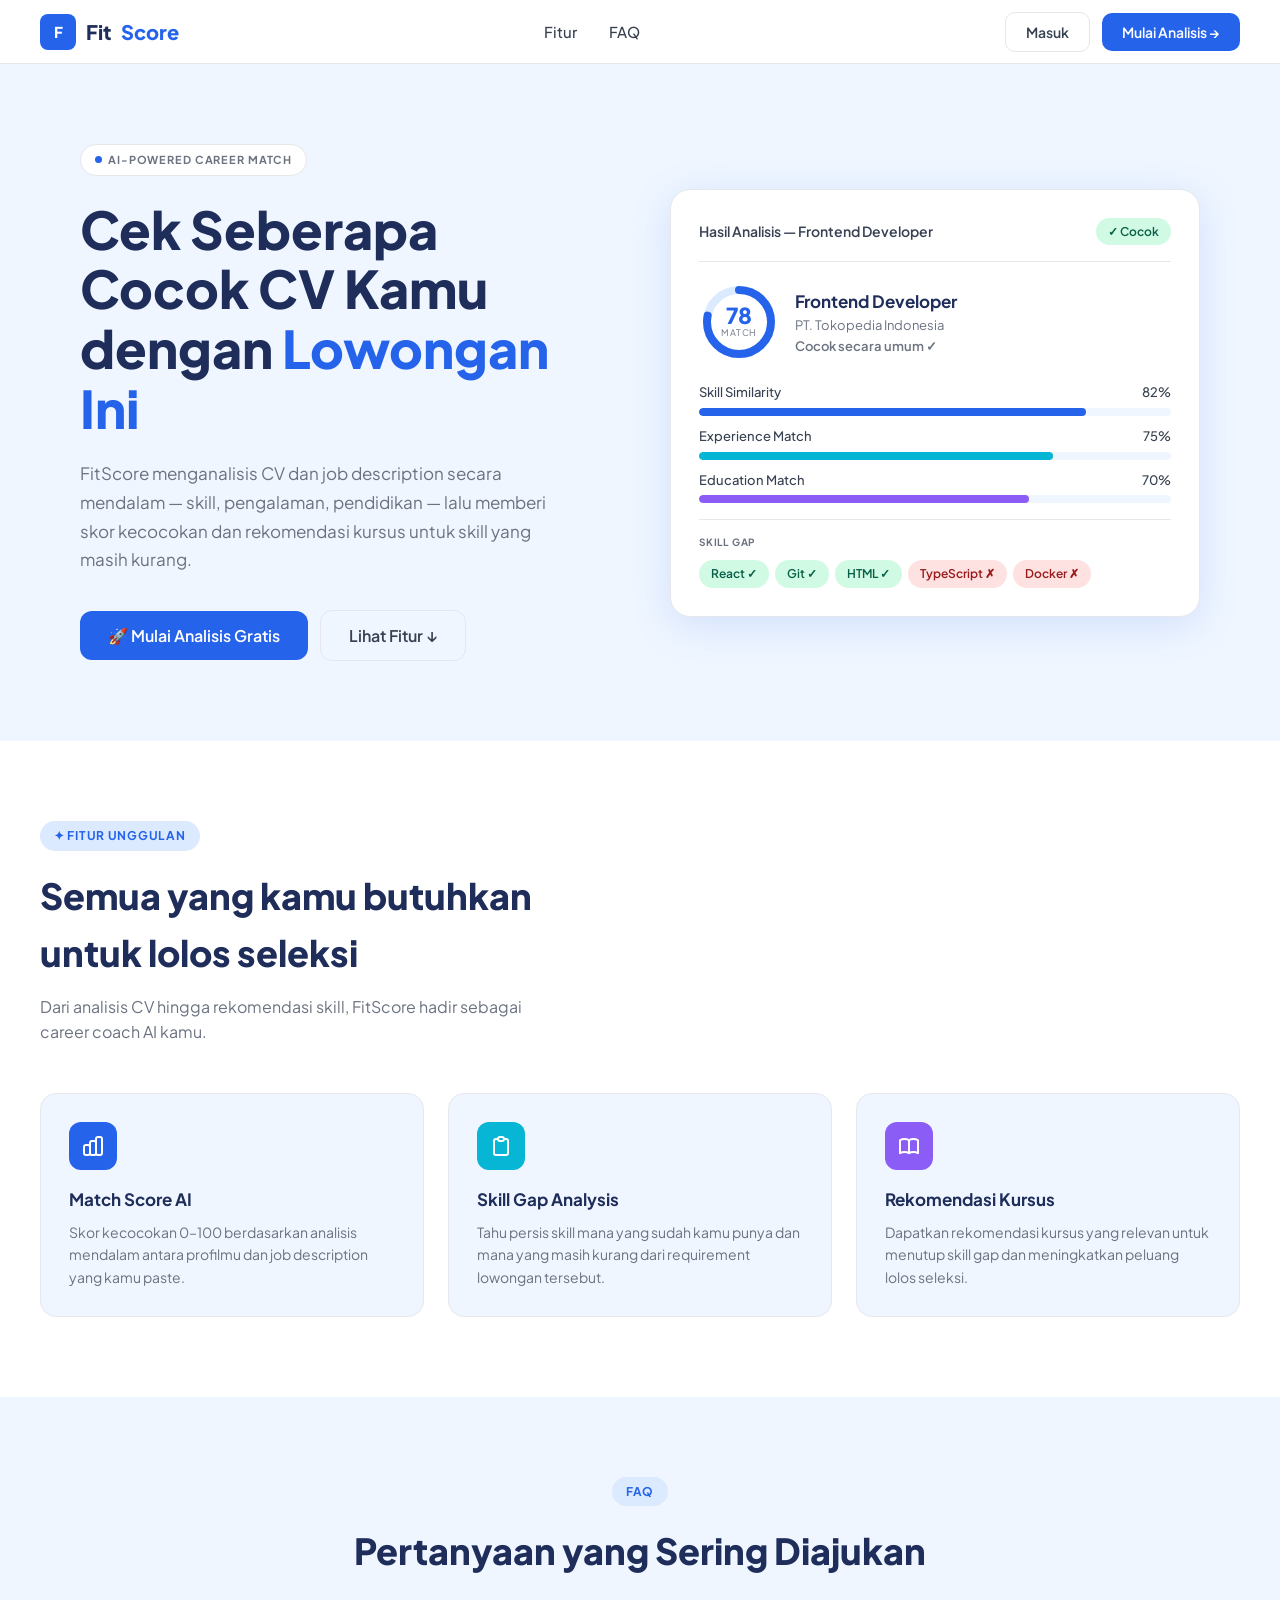
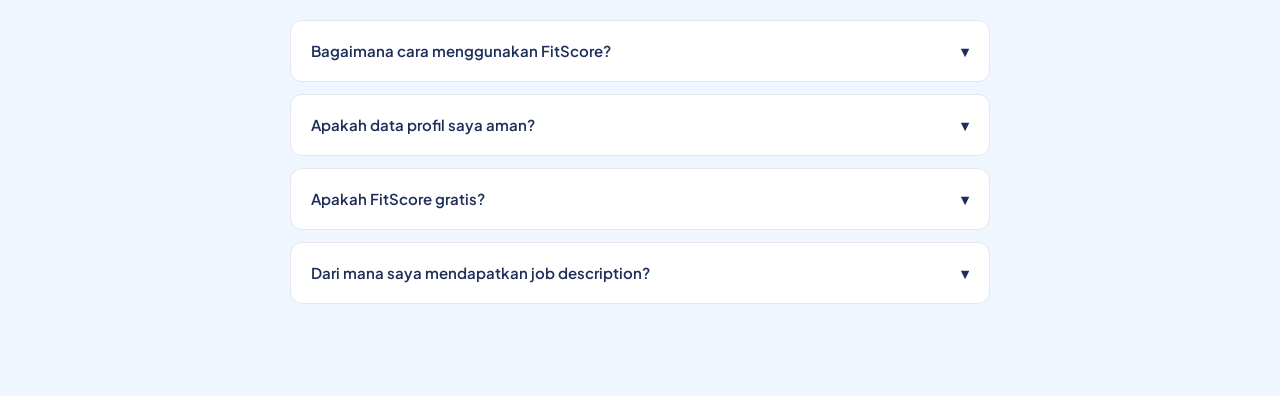
<file: prototype/mainupdated.html>
<!DOCTYPE html>
<html lang="id">
<head>
<meta charset="UTF-8">
<meta name="viewport" content="width=device-width, initial-scale=1.0">
<title>FitScore — AI-Powered Career Match</title>
<link href="https://fonts.googleapis.com/css2?family=Plus+Jakarta+Sans:wght@400;500;600;700;800&display=swap" rel="stylesheet">
<style>
  *, *::before, *::after { box-sizing: border-box; margin: 0; padding: 0; }

  :root {
    --blue: #2563EB;
    --blue-dark: #1E3A8A;
    --blue-light: #DBEAFE;
    --blue-mid: #3B82F6;
    --cyan: #06B6D4;
    --purple: #8B5CF6;
    --bg: #EFF6FF;
    --white: #FFFFFF;
    --text-dark: #1E2D5A;
    --text-mid: #374151;
    --text-muted: #6B7280;
    --green: #10B981;
    --red: #EF4444;
    --border: #E5E7EB;
    --shadow: 0 4px 24px rgba(37,99,235,0.10);
    --shadow-lg: 0 8px 40px rgba(37,99,235,0.15);
  }

  html { scroll-behavior: smooth; }

  body {
    font-family: 'Plus Jakarta Sans', sans-serif;
    background: var(--bg);
    color: var(--text-dark);
    line-height: 1.6;
    min-height: 100vh;
  }

  /* ── PAGES ── */
  .page { display: none; min-height: 100vh; }
  .page.active { display: flex; flex-direction: column; }

  /* ── NAVBAR ── */
  nav {
    background: var(--white);
    border-bottom: 1px solid var(--border);
    padding: 0 40px;
    height: 64px;
    display: flex;
    align-items: center;
    justify-content: space-between;
    position: sticky; top: 0; z-index: 100;
  }

  .logo {
    display: flex; align-items: center; gap: 10px;
    font-weight: 800; font-size: 20px; color: var(--text-dark);
    text-decoration: none;
  }
  .logo-icon {
    width: 36px; height: 36px; background: var(--blue);
    border-radius: 8px; display: flex; align-items: center; justify-content: center;
    color: white; font-weight: 800; font-size: 15px;
  }
  .logo span { color: var(--blue); }

  .nav-links { display: flex; gap: 32px; list-style: none; }
  .nav-links a { text-decoration: none; color: var(--text-mid); font-size: 15px; font-weight: 500; transition: color .2s; }
  .nav-links a:hover { color: var(--blue); }

  .nav-right { display: flex; align-items: center; gap: 12px; }

  .btn {
    display: inline-flex; align-items: center; gap: 8px;
    padding: 10px 20px; border-radius: 10px; font-size: 14px; font-weight: 600;
    cursor: pointer; border: none; transition: all .2s; text-decoration: none; font-family: inherit;
  }
  .btn-primary { background: var(--blue); color: white; }
  .btn-primary:hover { background: #1D4ED8; transform: translateY(-1px); box-shadow: 0 4px 14px rgba(37,99,235,.4); }
  .btn-outline { background: transparent; color: var(--blue); border: 1.5px solid var(--blue); }
  .btn-outline:hover { background: var(--blue-light); }
  .btn-lg { padding: 14px 28px; font-size: 16px; border-radius: 12px; }
  .btn-ghost { background: transparent; color: var(--text-mid); border: 1.5px solid var(--border); }
  .btn-ghost:hover { background: var(--bg); color: var(--text-dark); }
  .btn-danger { background: #FEE2E2; color: var(--red); border: none; }

  /* ── HERO ── */
  .hero {
    flex: 1;
    padding: 80px 40px;
    display: grid;
    grid-template-columns: 1fr 1fr;
    gap: 60px;
    align-items: center;
    max-width: 1200px;
    margin: 0 auto;
    width: 100%;
  }

  .hero-badge {
    display: inline-flex; align-items: center; gap: 6px;
    background: var(--white); border: 1px solid var(--border);
    border-radius: 999px; padding: 6px 14px;
    font-size: 11px; font-weight: 700; letter-spacing: .08em;
    color: var(--text-muted); text-transform: uppercase;
    margin-bottom: 24px;
  }
  .hero-badge-dot { width: 7px; height: 7px; background: var(--blue); border-radius: 50%; }

  .hero-title { font-size: 52px; font-weight: 800; line-height: 1.15; color: var(--text-dark); margin-bottom: 20px; }
  .hero-title .highlight { color: var(--blue); }
  .hero-desc { font-size: 17px; color: var(--text-muted); line-height: 1.7; margin-bottom: 36px; max-width: 480px; }

  .hero-btns { display: flex; gap: 12px; align-items: center; }

  /* ── RESULT CARD ── */
  .result-card {
    background: var(--white);
    border-radius: 20px;
    padding: 28px;
    box-shadow: var(--shadow-lg);
    border: 1px solid var(--border);
    animation: floatCard 4s ease-in-out infinite;
  }

  @keyframes floatCard {
    0%, 100% { transform: translateY(0); }
    50% { transform: translateY(-8px); }
  }

  .result-card-header {
    display: flex; justify-content: space-between; align-items: center; margin-bottom: 20px;
    padding-bottom: 16px; border-bottom: 1px solid var(--border);
  }
  .result-card-header h4 { font-size: 14px; color: var(--text-mid); font-weight: 600; }

  .badge-cocok {
    background: #D1FAE5; color: #065F46; font-size: 12px; font-weight: 600;
    padding: 4px 12px; border-radius: 999px;
  }

  .match-row { display: flex; gap: 16px; align-items: center; margin-bottom: 20px; }

  .score-ring {
    width: 80px; height: 80px; flex-shrink: 0;
    position: relative; display: flex; align-items: center; justify-content: center;
  }
  .score-ring svg { position: absolute; top: 0; left: 0; transform: rotate(-90deg); }
  .score-ring-num { font-size: 22px; font-weight: 800; color: var(--blue); line-height: 1; }
  .score-ring-label { font-size: 9px; color: var(--text-muted); text-transform: uppercase; letter-spacing: .06em; }

  .match-info h3 { font-size: 17px; font-weight: 700; color: var(--text-dark); }
  .match-info p { font-size: 13px; color: var(--text-muted); }
  .match-status { font-size: 13px; color: var(--green); font-weight: 600; }

  .bar-row { margin-bottom: 10px; }
  .bar-label { display: flex; justify-content: space-between; font-size: 13px; color: var(--text-mid); margin-bottom: 5px; font-weight: 500; }
  .bar-track { height: 8px; background: var(--bg); border-radius: 999px; overflow: hidden; }
  .bar-fill { height: 100%; border-radius: 999px; transition: width 1s ease; }
  .bar-blue { background: var(--blue); }
  .bar-cyan { background: var(--cyan); }
  .bar-purple { background: var(--purple); }

  .skill-gap-section { margin-top: 16px; border-top: 1px solid var(--border); padding-top: 14px; }
  .skill-gap-title { font-size: 10px; font-weight: 700; letter-spacing: .08em; text-transform: uppercase; color: var(--text-muted); margin-bottom: 10px; }
  .skill-tags { display: flex; gap: 6px; flex-wrap: wrap; }
  .tag { padding: 4px 12px; border-radius: 999px; font-size: 12px; font-weight: 600; }
  .tag-green { background: #D1FAE5; color: #065F46; }
  .tag-red { background: #FEE2E2; color: #991B1B; }

  /* ── FEATURES ── */
  .features {
    background: var(--white);
    padding: 80px 40px;
  }
  .features-inner { max-width: 1200px; margin: 0 auto; }
  .section-badge {
    display: inline-flex; align-items: center; gap: 6px;
    background: var(--blue-light); color: var(--blue);
    border-radius: 999px; padding: 5px 14px; font-size: 12px; font-weight: 700;
    letter-spacing: .06em; text-transform: uppercase; margin-bottom: 16px;
  }
  .section-title { font-size: 36px; font-weight: 800; color: var(--text-dark); margin-bottom: 12px; }
  .section-desc { font-size: 16px; color: var(--text-muted); max-width: 520px; margin-bottom: 48px; }

  .features-grid { display: grid; grid-template-columns: repeat(3, 1fr); gap: 24px; }
  .feature-card {
    background: var(--bg); border-radius: 16px; padding: 28px;
    border: 1px solid var(--border); transition: all .2s;
  }
  .feature-card:hover { box-shadow: var(--shadow); transform: translateY(-2px); }
  .feature-icon { width: 48px; height: 48px; border-radius: 12px; background: var(--blue); display: flex; align-items: center; justify-content: center; margin-bottom: 16px; }
  .feature-card h3 { font-size: 17px; font-weight: 700; margin-bottom: 8px; color: var(--text-dark); }
  .feature-card p { font-size: 14px; color: var(--text-muted); line-height: 1.6; }

  /* ── FAQ ── */
  .faq { padding: 80px 40px; }
  .faq-inner { max-width: 700px; margin: 0 auto; }
  .faq-item { border: 1px solid var(--border); border-radius: 12px; margin-bottom: 12px; overflow: hidden; background: var(--white); }
  .faq-q { padding: 18px 20px; font-size: 15px; font-weight: 600; cursor: pointer; display: flex; justify-content: space-between; align-items: center; }
  .faq-a { padding: 0 20px 16px; font-size: 14px; color: var(--text-muted); line-height: 1.7; display: none; }
  .faq-item.open .faq-a { display: block; }
  .faq-item.open .faq-arrow { transform: rotate(180deg); }
  .faq-arrow { transition: transform .2s; }

  /* ── AUTH PAGES ── */
  .auth-page {
    flex: 1;
    display: flex;
    align-items: center;
    justify-content: center;
    padding: 40px;
    background: var(--bg);
  }

  .auth-card {
    background: var(--white);
    border-radius: 20px;
    padding: 40px;
    width: 100%;
    max-width: 440px;
    box-shadow: var(--shadow-lg);
    border: 1px solid var(--border);
  }
  .auth-title { font-size: 26px; font-weight: 800; color: var(--text-dark); margin-bottom: 6px; }
  .auth-sub { font-size: 14px; color: var(--text-muted); margin-bottom: 28px; }

  .form-group { margin-bottom: 18px; }
  .form-label { display: block; font-size: 13px; font-weight: 600; color: var(--text-mid); margin-bottom: 6px; }
  .form-input {
    width: 100%; padding: 12px 14px; border: 1.5px solid var(--border);
    border-radius: 10px; font-size: 14px; font-family: inherit; color: var(--text-dark);
    background: var(--white); transition: border-color .2s; outline: none;
  }
  .form-input:focus { border-color: var(--blue); box-shadow: 0 0 0 3px rgba(37,99,235,.1); }
  .form-input::placeholder { color: #9CA3AF; }
  textarea.form-input { resize: vertical; min-height: 100px; }

  .form-divider { text-align: center; font-size: 13px; color: var(--text-muted); margin: 16px 0; }
  .link { color: var(--blue); font-weight: 600; cursor: pointer; text-decoration: none; }
  .link:hover { text-decoration: underline; }

  /* ── PROFILE SETUP ── */
  .profile-page {
    flex: 1;
    padding: 40px;
    max-width: 800px;
    margin: 0 auto;
    width: 100%;
  }
  .profile-steps {
    display: flex; gap: 0; margin-bottom: 40px; align-items: center;
  }
  .step-item { display: flex; align-items: center; gap: 10px; }
  .step-circle {
    width: 32px; height: 32px; border-radius: 50%; display: flex; align-items: center; justify-content: center;
    font-size: 13px; font-weight: 700; flex-shrink: 0;
  }
  .step-circle.done { background: var(--blue); color: white; }
  .step-circle.active { background: var(--blue); color: white; box-shadow: 0 0 0 4px rgba(37,99,235,.2); }
  .step-circle.pending { background: var(--border); color: var(--text-muted); }
  .step-label { font-size: 13px; font-weight: 600; color: var(--text-mid); }
  .step-label.active { color: var(--blue); }
  .step-connector { flex: 1; height: 2px; background: var(--border); margin: 0 8px; min-width: 40px; }
  .step-connector.done { background: var(--blue); }

  .profile-card {
    background: var(--white); border-radius: 20px; padding: 36px;
    box-shadow: var(--shadow); border: 1px solid var(--border);
  }
  .profile-card-title { font-size: 22px; font-weight: 800; color: var(--text-dark); margin-bottom: 6px; }
  .profile-card-sub { font-size: 14px; color: var(--text-muted); margin-bottom: 28px; }

  .form-row { display: grid; grid-template-columns: 1fr 1fr; gap: 16px; }

  .tags-input-wrapper { display: flex; flex-wrap: wrap; gap: 8px; padding: 10px 12px; border: 1.5px solid var(--border); border-radius: 10px; background: white; min-height: 46px; cursor: text; transition: border-color .2s; }
  .tags-input-wrapper:focus-within { border-color: var(--blue); box-shadow: 0 0 0 3px rgba(37,99,235,.1); }
  .tag-chip { display: flex; align-items: center; gap: 4px; background: var(--blue-light); color: var(--blue); border-radius: 6px; padding: 3px 10px; font-size: 13px; font-weight: 600; }
  .tag-chip button { background: none; border: none; cursor: pointer; color: var(--blue); font-size: 14px; line-height: 1; padding: 0; }
  .tags-input-inner { border: none; outline: none; font-size: 13px; font-family: inherit; min-width: 120px; flex: 1; }

  .exp-item { border: 1px solid var(--border); border-radius: 12px; padding: 20px; margin-bottom: 12px; background: var(--bg); position: relative; }
  .exp-remove { position: absolute; top: 12px; right: 12px; background: none; border: none; cursor: pointer; color: var(--text-muted); font-size: 18px; }

  .btn-add { display: inline-flex; align-items: center; gap: 6px; background: var(--blue-light); color: var(--blue); border: none; padding: 10px 16px; border-radius: 10px; font-size: 13px; font-weight: 700; cursor: pointer; font-family: inherit; transition: all .2s; margin-top: 4px; }
  .btn-add:hover { background: #BFDBFE; }

  .progress-bar-wrapper { height: 6px; background: var(--border); border-radius: 999px; margin-bottom: 32px; overflow: hidden; }
  .progress-bar-fill { height: 100%; background: var(--blue); border-radius: 999px; transition: width .4s ease; }

  /* ── ANALYSIS PAGE ── */
  .analysis-page { flex: 1; padding: 40px; max-width: 1100px; margin: 0 auto; width: 100%; }
  .analysis-header { margin-bottom: 32px; }
  .analysis-header h1 { font-size: 28px; font-weight: 800; color: var(--text-dark); }
  .analysis-header p { font-size: 15px; color: var(--text-muted); margin-top: 4px; }

  .analysis-form-grid { display: grid; grid-template-columns: 1fr 1fr; gap: 24px; margin-bottom: 32px; }
  .analysis-form-card { background: var(--white); border-radius: 16px; padding: 24px; border: 1px solid var(--border); box-shadow: var(--shadow); }
  .analysis-form-card h3 { font-size: 16px; font-weight: 700; margin-bottom: 4px; color: var(--text-dark); }
  .analysis-form-card p { font-size: 13px; color: var(--text-muted); margin-bottom: 16px; }
  .analysis-form-card textarea { min-height: 180px; }

  .analyze-btn-wrapper { text-align: center; margin-bottom: 40px; }

  /* ── RESULT ── */
  .result-section { display: none; }
  .result-section.show { display: block; }

  .result-top { display: grid; grid-template-columns: 1fr 2fr; gap: 24px; margin-bottom: 24px; }

  .score-card {
    background: var(--white); border-radius: 16px; padding: 28px;
    border: 1px solid var(--border); box-shadow: var(--shadow);
    display: flex; flex-direction: column; align-items: center; justify-content: center; text-align: center;
  }
  .big-score { font-size: 72px; font-weight: 800; color: var(--blue); line-height: 1; }
  .score-label { font-size: 13px; color: var(--text-muted); font-weight: 600; text-transform: uppercase; letter-spacing: .08em; margin-top: 4px; }
  .score-verdict { margin-top: 12px; padding: 6px 16px; border-radius: 999px; font-size: 13px; font-weight: 700; }
  .score-verdict.great { background: #D1FAE5; color: #065F46; }
  .score-verdict.good { background: #DBEAFE; color: #1E3A8A; }
  .score-verdict.low { background: #FEE2E2; color: #991B1B; }

  .breakdown-card { background: var(--white); border-radius: 16px; padding: 28px; border: 1px solid var(--border); box-shadow: var(--shadow); }
  .breakdown-card h3 { font-size: 16px; font-weight: 700; margin-bottom: 20px; color: var(--text-dark); }

  .result-bottom { display: grid; grid-template-columns: 1fr 1fr; gap: 24px; }

  .gap-card { background: var(--white); border-radius: 16px; padding: 28px; border: 1px solid var(--border); box-shadow: var(--shadow); }
  .gap-card h3 { font-size: 16px; font-weight: 700; margin-bottom: 16px; color: var(--text-dark); }

  .skill-row { display: flex; align-items: center; justify-content: space-between; padding: 10px 0; border-bottom: 1px solid var(--border); }
  .skill-row:last-child { border-bottom: none; }
  .skill-name { font-size: 14px; font-weight: 600; color: var(--text-dark); }
  .skill-badge { font-size: 12px; font-weight: 700; padding: 3px 12px; border-radius: 999px; }
  .skill-match { background: #D1FAE5; color: #065F46; }
  .skill-miss { background: #FEE2E2; color: #991B1B; }

  .rec-item { padding: 12px 0; border-bottom: 1px solid var(--border); }
  .rec-item:last-child { border-bottom: none; }
  .rec-skill { font-size: 14px; font-weight: 700; color: var(--text-dark); margin-bottom: 4px; }
  .rec-desc { font-size: 13px; color: var(--text-muted); }

  /* ── LOADING ── */
  .loading-overlay {
    display: none;
    position: fixed; inset: 0; background: rgba(255,255,255,.9);
    z-index: 999; align-items: center; justify-content: center; flex-direction: column; gap: 16px;
  }
  .loading-overlay.show { display: flex; }
  .spinner { width: 48px; height: 48px; border: 4px solid var(--blue-light); border-top-color: var(--blue); border-radius: 50%; animation: spin .8s linear infinite; }
  @keyframes spin { to { transform: rotate(360deg); } }
  .loading-text { font-size: 16px; font-weight: 600; color: var(--text-dark); }
  .loading-sub { font-size: 13px; color: var(--text-muted); }

  /* ── DASHBOARD ── */
  .dashboard-page { flex: 1; padding: 40px; max-width: 1100px; margin: 0 auto; width: 100%; }
  .dashboard-greet { font-size: 26px; font-weight: 800; color: var(--text-dark); margin-bottom: 6px; }
  .dashboard-sub { font-size: 15px; color: var(--text-muted); margin-bottom: 32px; }

  .dashboard-grid { display: grid; grid-template-columns: repeat(3, 1fr); gap: 20px; margin-bottom: 32px; }
  .stat-card { background: var(--white); border-radius: 14px; padding: 22px; border: 1px solid var(--border); box-shadow: var(--shadow); }
  .stat-num { font-size: 32px; font-weight: 800; color: var(--blue); }
  .stat-label { font-size: 13px; color: var(--text-muted); margin-top: 4px; font-weight: 500; }

  .history-card { background: var(--white); border-radius: 16px; padding: 28px; border: 1px solid var(--border); box-shadow: var(--shadow); }
  .history-card h3 { font-size: 17px; font-weight: 700; margin-bottom: 20px; color: var(--text-dark); }
  .history-item { display: flex; align-items: center; justify-content: space-between; padding: 14px 0; border-bottom: 1px solid var(--border); }
  .history-item:last-child { border-bottom: none; }
  .history-info h4 { font-size: 14px; font-weight: 700; color: var(--text-dark); }
  .history-info p { font-size: 12px; color: var(--text-muted); margin-top: 2px; }
  .history-score { font-size: 22px; font-weight: 800; color: var(--blue); }

  .toast {
    position: fixed; bottom: 24px; right: 24px; z-index: 9999;
    background: var(--text-dark); color: white; padding: 12px 20px; border-radius: 12px;
    font-size: 14px; font-weight: 500; box-shadow: 0 8px 24px rgba(0,0,0,.2);
    transform: translateY(100px); opacity: 0; transition: all .3s;
  }
  .toast.show { transform: translateY(0); opacity: 1; }

  @media (max-width: 768px) {
    .hero { grid-template-columns: 1fr; padding: 40px 20px; }
    .result-card { display: none; }
    .features-grid { grid-template-columns: 1fr; }
    .analysis-form-grid { grid-template-columns: 1fr; }
    .result-top, .result-bottom { grid-template-columns: 1fr; }
    .form-row { grid-template-columns: 1fr; }
    .dashboard-grid { grid-template-columns: 1fr; }
    nav { padding: 0 20px; }
    .nav-links { display: none; }
  }
</style>
</head>
<body>

<!-- ══════════════════════════════════════════
     PAGE: LANDING
══════════════════════════════════════════ -->
<div id="page-landing" class="page active">
  <!-- Nav -->
  <nav>
    <a class="logo" href="#" onclick="goTo('landing')">
      <div class="logo-icon">F</div>
      Fit <span>Score</span>
    </a>
    <ul class="nav-links">
      <li><a href="#features">Fitur</a></li>
      <li><a href="#faq">FAQ</a></li>
    </ul>
    <div class="nav-right">
      <button class="btn btn-ghost" onclick="goTo('login')">Masuk</button>
      <button class="btn btn-primary" onclick="goTo('register')">Mulai Analisis →</button>
    </div>
  </nav>

  <!-- Hero -->
  <div class="hero">
    <div>
      <div class="hero-badge"><span class="hero-badge-dot"></span> AI-POWERED CAREER MATCH</div>
      <h1 class="hero-title">Cek Seberapa Cocok CV Kamu<br>dengan <span class="highlight">Lowongan Ini</span></h1>
      <p class="hero-desc">FitScore menganalisis CV dan job description secara mendalam — skill, pengalaman, pendidikan — lalu memberi skor kecocokan dan rekomendasi kursus untuk skill yang masih kurang.</p>
      <div class="hero-btns">
        <button class="btn btn-primary btn-lg" onclick="goTo('register')">🚀 Mulai Analisis Gratis</button>
        <button class="btn btn-ghost btn-lg" onclick="document.getElementById('features').scrollIntoView({behavior:'smooth'})">Lihat Fitur ↓</button>
      </div>
    </div>

    <div class="result-card">
      <div class="result-card-header">
        <h4>Hasil Analisis — Frontend Developer</h4>
        <span class="badge-cocok">✓ Cocok</span>
      </div>
      <div class="match-row">
        <div class="score-ring">
          <svg width="80" height="80" viewBox="0 0 80 80">
            <circle cx="40" cy="40" r="32" fill="none" stroke="#DBEAFE" stroke-width="8"/>
            <circle cx="40" cy="40" r="32" fill="none" stroke="#2563EB" stroke-width="8"
              stroke-dasharray="201" stroke-dashoffset="44" stroke-linecap="round"/>
          </svg>
          <div style="text-align:center;">
            <div class="score-ring-num">78</div>
            <div class="score-ring-label">MATCH</div>
          </div>
        </div>
        <div class="match-info">
          <h3>Frontend Developer</h3>
          <p>PT. Tokopedia Indonesia</p>
          <p class="match-status">Cocok secara umum ✓</p>
        </div>
      </div>
      <div class="bar-row"><div class="bar-label"><span>Skill Similarity</span><span>82%</span></div><div class="bar-track"><div class="bar-fill bar-blue" style="width:82%"></div></div></div>
      <div class="bar-row"><div class="bar-label"><span>Experience Match</span><span>75%</span></div><div class="bar-track"><div class="bar-fill bar-cyan" style="width:75%"></div></div></div>
      <div class="bar-row"><div class="bar-label"><span>Education Match</span><span>70%</span></div><div class="bar-track"><div class="bar-fill bar-purple" style="width:70%"></div></div></div>
      <div class="skill-gap-section">
        <div class="skill-gap-title">SKILL GAP</div>
        <div class="skill-tags">
          <span class="tag tag-green">React ✓</span>
          <span class="tag tag-green">Git ✓</span>
          <span class="tag tag-green">HTML ✓</span>
          <span class="tag tag-red">TypeScript ✗</span>
          <span class="tag tag-red">Docker ✗</span>
        </div>
      </div>
    </div>
  </div>

  <!-- Features -->
  <section id="features" class="features">
    <div class="features-inner">
      <div class="section-badge">✦ Fitur Unggulan</div>
      <h2 class="section-title">Semua yang kamu butuhkan<br>untuk lolos seleksi</h2>
      <p class="section-desc">Dari analisis CV hingga rekomendasi skill, FitScore hadir sebagai career coach AI kamu.</p>
      <div class="features-grid">
        <div class="feature-card">
          <div class="feature-icon"><svg width="24" height="24" fill="none" viewBox="0 0 24 24"><path d="M9 19v-6a2 2 0 00-2-2H5a2 2 0 00-2 2v6a2 2 0 002 2h2a2 2 0 002-2zm0 0V9a2 2 0 012-2h2a2 2 0 012 2v10m-6 0a2 2 0 002 2h2a2 2 0 002-2m0 0V5a2 2 0 012-2h2a2 2 0 012 2v14a2 2 0 01-2 2h-2a2 2 0 01-2-2z" stroke="white" stroke-width="2" stroke-linecap="round" stroke-linejoin="round"/></svg></div>
          <h3>Match Score AI</h3>
          <p>Skor kecocokan 0–100 berdasarkan analisis mendalam antara profilmu dan job description yang kamu paste.</p>
        </div>
        <div class="feature-card">
          <div class="feature-icon" style="background:#06B6D4;"><svg width="24" height="24" fill="none" viewBox="0 0 24 24"><path d="M9 5H7a2 2 0 00-2 2v12a2 2 0 002 2h10a2 2 0 002-2V7a2 2 0 00-2-2h-2M9 5a2 2 0 002 2h2a2 2 0 002-2M9 5a2 2 0 012-2h2a2 2 0 012 2" stroke="white" stroke-width="2" stroke-linecap="round" stroke-linejoin="round"/></svg></div>
          <h3>Skill Gap Analysis</h3>
          <p>Tahu persis skill mana yang sudah kamu punya dan mana yang masih kurang dari requirement lowongan tersebut.</p>
        </div>
        <div class="feature-card">
          <div class="feature-icon" style="background:#8B5CF6;"><svg width="24" height="24" fill="none" viewBox="0 0 24 24"><path d="M12 6.253v13m0-13C10.832 5.477 9.246 5 7.5 5S4.168 5.477 3 6.253v13C4.168 18.477 5.754 18 7.5 18s3.332.477 4.5 1.253m0-13C13.168 5.477 14.754 5 16.5 5c1.747 0 3.332.477 4.5 1.253v13C19.832 18.477 18.247 18 16.5 18c-1.746 0-3.332.477-4.5 1.253" stroke="white" stroke-width="2" stroke-linecap="round" stroke-linejoin="round"/></svg></div>
          <h3>Rekomendasi Kursus</h3>
          <p>Dapatkan rekomendasi kursus yang relevan untuk menutup skill gap dan meningkatkan peluang lolos seleksi.</p>
        </div>
      </div>
    </div>
  </section>

  <!-- FAQ -->
  <section id="faq" class="faq">
    <div class="faq-inner" style="text-align:center; margin-bottom:40px;">
      <div class="section-badge" style="margin:0 auto 16px;">FAQ</div>
      <h2 class="section-title">Pertanyaan yang Sering Diajukan</h2>
    </div>
    <div class="faq-inner">
      <div class="faq-item" onclick="toggleFaq(this)">
        <div class="faq-q">Bagaimana cara menggunakan FitScore? <span class="faq-arrow">▾</span></div>
        <div class="faq-a">Daftar akun, lengkapi profil (pengalaman kerja, skill, pendidikan), lalu copy-paste job description dari LinkedIn atau platform lain ke halaman analisis. FitScore akan langsung memberikan match score dan skill gap analysis.</div>
      </div>
      <div class="faq-item" onclick="toggleFaq(this)">
        <div class="faq-q">Apakah data profil saya aman? <span class="faq-arrow">▾</span></div>
        <div class="faq-a">Ya, data profilmu disimpan secara aman dan tidak akan dibagikan ke pihak manapun. Kami menggunakan enkripsi standar industri untuk melindungi datamu.</div>
      </div>
      <div class="faq-item" onclick="toggleFaq(this)">
        <div class="faq-q">Apakah FitScore gratis? <span class="faq-arrow">▾</span></div>
        <div class="faq-a">FitScore tersedia gratis untuk semua pengguna.</div>
      </div>
      <div class="faq-item" onclick="toggleFaq(this)">
        <div class="faq-q">Dari mana saya mendapatkan job description? <span class="faq-arrow">▾</span></div>
        <div class="faq-a">Kamu bisa copy job description dan requirements dari LinkedIn, Glints, JobStreet, Kalibrr, atau platform lowongan lainnya, lalu paste ke form analisis di FitScore.</div>
      </div>
    </div>
  </section>
</div>

<!-- ══════════════════════════════════════════
     PAGE: LOGIN
══════════════════════════════════════════ -->
<div id="page-login" class="page">
  <nav>
    <a class="logo" href="#" onclick="goTo('landing')">
      <div class="logo-icon">F</div>
      Fit <span>Score</span>
    </a>
  </nav>
  <div class="auth-page">
    <div class="auth-card">
      <div style="text-align:center; margin-bottom:28px;">
        <div class="logo-icon" style="width:48px;height:48px;font-size:20px;border-radius:12px;margin:0 auto 16px;">F</div>
        <div class="auth-title">Selamat Datang Kembali</div>
        <div class="auth-sub">Masuk untuk melanjutkan analisis karirmu</div>
      </div>
      <div class="form-group">
        <label class="form-label">Email</label>
        <input type="email" id="login-email" class="form-input" placeholder="email@kamu.com">
      </div>
      <div class="form-group">
        <label class="form-label">Password</label>
        <input type="password" id="login-pass" class="form-input" placeholder="••••••••">
      </div>
      <button class="btn btn-primary" style="width:100%;justify-content:center;padding:13px;" onclick="doLogin()">Masuk</button>
      <div class="form-divider">Belum punya akun? <a class="link" onclick="goTo('register')">Daftar gratis</a></div>
    </div>
  </div>
</div>

<!-- ══════════════════════════════════════════
     PAGE: REGISTER
══════════════════════════════════════════ -->
<div id="page-register" class="page">
  <nav>
    <a class="logo" href="#" onclick="goTo('landing')">
      <div class="logo-icon">F</div>
      Fit <span>Score</span>
    </a>
  </nav>
  <div class="auth-page">
    <div class="auth-card">
      <div style="text-align:center; margin-bottom:28px;">
        <div class="logo-icon" style="width:48px;height:48px;font-size:20px;border-radius:12px;margin:0 auto 16px;">F</div>
        <div class="auth-title">Buat Akun Gratis</div>
        <div class="auth-sub">Mulai analisis CV kamu sekarang</div>
      </div>
      <div class="form-row">
        <div class="form-group">
          <label class="form-label">Nama Depan</label>
          <input type="text" id="reg-fname" class="form-input" placeholder="Budi">
        </div>
        <div class="form-group">
          <label class="form-label">Nama Belakang</label>
          <input type="text" id="reg-lname" class="form-input" placeholder="Santoso">
        </div>
      </div>
      <div class="form-group">
        <label class="form-label">Email</label>
        <input type="email" id="reg-email" class="form-input" placeholder="email@kamu.com">
      </div>
      <div class="form-group">
        <label class="form-label">Password</label>
        <input type="password" id="reg-pass" class="form-input" placeholder="Min. 8 karakter">
      </div>
      <button class="btn btn-primary" style="width:100%;justify-content:center;padding:13px;" onclick="doRegister()">Buat Akun →</button>
      <div class="form-divider">Sudah punya akun? <a class="link" onclick="goTo('login')">Masuk</a></div>
    </div>
  </div>
</div>

<!-- ══════════════════════════════════════════
     PAGE: PROFILE SETUP
══════════════════════════════════════════ -->
<div id="page-profile" class="page">
  <nav>
    <a class="logo" href="#" onclick="goTo('landing')">
      <div class="logo-icon">F</div>
      Fit <span>Score</span>
    </a>
    <div class="nav-right" style="font-size:13px;color:var(--text-muted);">Langkah <span id="step-num">1</span> dari 3</div>
  </nav>

  <div class="profile-page">
    <div class="progress-bar-wrapper">
      <div class="progress-bar-fill" id="profile-progress" style="width:33%"></div>
    </div>

    <div class="profile-steps">
      <div class="step-item"><div class="step-circle active" id="s1">1</div><span class="step-label active" id="sl1">Informasi Dasar</span></div>
      <div class="step-connector" id="sc1"></div>
      <div class="step-item"><div class="step-circle pending" id="s2">2</div><span class="step-label" id="sl2">Pengalaman Kerja</span></div>
      <div class="step-connector" id="sc2"></div>
      <div class="step-item"><div class="step-circle pending" id="s3">3</div><span class="step-label" id="sl3">Skill &amp; Pendidikan</span></div>
    </div>

    <!-- Step 1: Info Dasar -->
    <div id="profile-step-1">
      <div class="profile-card">
        <div class="profile-card-title">Informasi Dasar</div>
        <div class="profile-card-sub">Ceritakan sedikit tentang dirimu untuk personalisasi analisis yang lebih akurat.</div>
        <div class="form-row">
          <div class="form-group">
            <label class="form-label">Nama Lengkap</label>
            <input type="text" id="p-name" class="form-input" placeholder="Nama kamu">
          </div>
          <div class="form-group">
            <label class="form-label">Lokasi</label>
            <input type="text" id="p-loc" class="form-input" placeholder="Jakarta, Indonesia">
          </div>
        </div>
        <div class="form-row">
          <div class="form-group">
            <label class="form-label">Bidang / Profesi</label>
            <input type="text" id="p-field" class="form-input" placeholder="Software Engineer, Data Analyst, ...">
          </div>
          <div class="form-group">
            <label class="form-label">Tahun Pengalaman</label>
            <select class="form-input" id="p-years">
              <option>Kurang dari 1 tahun</option>
              <option>1–2 tahun</option>
              <option>3–5 tahun</option>
              <option>5+ tahun</option>
            </select>
          </div>
        </div>
        <div class="form-group">
          <label class="form-label">Ringkasan Profil</label>
          <textarea id="p-summary" class="form-input" placeholder="Ceritakan singkat tentang latar belakang dan tujuan karirmu..."></textarea>
        </div>
        <div style="text-align:right;margin-top:8px;">
          <button class="btn btn-primary btn-lg" onclick="nextStep(2)">Lanjut →</button>
        </div>
      </div>
    </div>

    <!-- Step 2: Pengalaman Kerja -->
    <div id="profile-step-2" style="display:none;">
      <div class="profile-card">
        <div class="profile-card-title">Pengalaman Kerja</div>
        <div class="profile-card-sub">Tambahkan riwayat pekerjaan kamu. Semakin lengkap, semakin akurat analisisnya.</div>
        <div id="exp-list"></div>
        <button class="btn-add" onclick="addExp()">+ Tambah Pengalaman</button>
        <div style="display:flex;justify-content:space-between;margin-top:24px;">
          <button class="btn btn-ghost btn-lg" onclick="nextStep(1)">← Kembali</button>
          <button class="btn btn-primary btn-lg" onclick="nextStep(3)">Lanjut →</button>
        </div>
      </div>
    </div>

    <!-- Step 3: Skill & Pendidikan -->
    <div id="profile-step-3" style="display:none;">
      <div class="profile-card">
        <div class="profile-card-title">Skill &amp; Pendidikan</div>
        <div class="profile-card-sub">Tambahkan skill teknis, soft skill, dan riwayat pendidikanmu.</div>

        <div class="form-group">
          <label class="form-label">Technical Skills <span style="font-weight:400;color:var(--text-muted);">(ketik lalu tekan Enter)</span></label>
          <div class="tags-input-wrapper" id="tech-tags-wrap" onclick="document.getElementById('tech-input').focus()">
            <input class="tags-input-inner" id="tech-input" placeholder="React, Python, SQL..." onkeydown="addTag(event,'tech-tags','tech-input')">
          </div>
          <div id="tech-tags" style="display:none;"></div>
        </div>

        <div class="form-group">
          <label class="form-label">Soft Skills</label>
          <div class="tags-input-wrapper" id="soft-tags-wrap" onclick="document.getElementById('soft-input').focus()">
            <input class="tags-input-inner" id="soft-input" placeholder="Komunikasi, Teamwork, Problem Solving..." onkeydown="addTag(event,'soft-tags','soft-input')">
          </div>
          <div id="soft-tags" style="display:none;"></div>
        </div>

        <div class="form-group">
          <label class="form-label">Bahasa Pemrograman / Tools</label>
          <div class="tags-input-wrapper" id="tools-tags-wrap" onclick="document.getElementById('tools-input').focus()">
            <input class="tags-input-inner" id="tools-input" placeholder="JavaScript, Git, Docker, Figma..." onkeydown="addTag(event,'tools-tags','tools-input')">
          </div>
          <div id="tools-tags" style="display:none;"></div>
        </div>

        <div class="form-group" style="margin-top:24px;">
          <label class="form-label">Pendidikan Terakhir</label>
          <div class="form-row">
            <input type="text" id="edu-school" class="form-input" placeholder="Universitas Indonesia">
            <input type="text" id="edu-major" class="form-input" placeholder="Teknik Informatika">
          </div>
          <div class="form-row" style="margin-top:12px;">
            <select class="form-input" id="edu-degree">
              <option>SMA / SMK</option>
              <option>D3</option>
              <option selected>S1</option>
              <option>S2</option>
              <option>S3</option>
            </select>
            <input type="text" id="edu-year" class="form-input" placeholder="Tahun lulus: 2022">
          </div>
        </div>

        <div style="display:flex;justify-content:space-between;margin-top:24px;">
          <button class="btn btn-ghost btn-lg" onclick="nextStep(2)">← Kembali</button>
          <button class="btn btn-primary btn-lg" onclick="finishProfile()">Selesai &amp; Mulai Analisis 🚀</button>
        </div>
      </div>
    </div>
  </div>
</div>

<!-- ══════════════════════════════════════════
     PAGE: DASHBOARD
══════════════════════════════════════════ -->
<div id="page-dashboard" class="page">
  <nav>
    <a class="logo" href="#" onclick="goTo('landing')">
      <div class="logo-icon">F</div>
      Fit <span>Score</span>
    </a>
    <ul class="nav-links">
      <li><a href="#" onclick="goTo('dashboard')" style="color:var(--blue);">Dashboard</a></li>
      <li><a href="#" onclick="goTo('analysis')">Analisis Baru</a></li>
    </ul>
    <div class="nav-right">
      <span id="nav-user" style="font-size:14px;font-weight:600;color:var(--text-mid);"></span>
      <button class="btn btn-ghost" onclick="doLogout()">Keluar</button>
    </div>
  </nav>

  <div class="dashboard-page">
    <div class="dashboard-greet" id="dash-greet">Halo, 👋</div>
    <div class="dashboard-sub">Ringkasan aktivitas analisis karirmu</div>

    <div class="dashboard-grid">
      <div class="stat-card"><div class="stat-num" id="stat-total">0</div><div class="stat-label">Total Analisis</div></div>
      <div class="stat-card"><div class="stat-num" id="stat-avg">—</div><div class="stat-label">Rata-rata Match Score</div></div>
      <div class="stat-card"><div class="stat-num" id="stat-best">—</div><div class="stat-label">Skor Tertinggi</div></div>
    </div>

    <div style="display:flex;justify-content:space-between;align-items:center;margin-bottom:20px;">
      <h3 style="font-size:18px;font-weight:700;">Riwayat Analisis</h3>
      <button class="btn btn-primary" onclick="goTo('analysis')">+ Analisis Baru</button>
    </div>
    <div class="history-card">
      <div id="history-list"><p style="color:var(--text-muted);font-size:14px;">Belum ada analisis. <a class="link" onclick="goTo('analysis')">Mulai analisis pertamamu →</a></p></div>
    </div>
  </div>
</div>

<!-- ══════════════════════════════════════════
     PAGE: ANALYSIS
══════════════════════════════════════════ -->
<div id="page-analysis" class="page">
  <nav>
    <a class="logo" href="#" onclick="goTo('landing')">
      <div class="logo-icon">F</div>
      Fit <span>Score</span>
    </a>
    <ul class="nav-links">
      <li><a href="#" onclick="goTo('dashboard')">Dashboard</a></li>
      <li><a href="#" onclick="goTo('analysis')" style="color:var(--blue);">Analisis Baru</a></li>
    </ul>
    <div class="nav-right">
      <span id="nav-user-2" style="font-size:14px;font-weight:600;color:var(--text-mid);"></span>
      <button class="btn btn-ghost" onclick="doLogout()">Keluar</button>
    </div>
  </nav>

  <div class="analysis-page">
    <div class="analysis-header">
      <h1>Analisis Kecocokan Lowongan</h1>
      <p>Paste job description dan requirements dari lowongan yang ingin kamu lamar, lalu kami analisis kecocokannya dengan profilmu.</p>
    </div>

    <div class="analysis-form-grid">
      <div class="analysis-form-card">
        <h3>📋 Job Description</h3>
        <p>Paste deskripsi pekerjaan dari LinkedIn, Glints, atau platform lainnya.</p>
        <textarea id="jd-input" class="form-input" placeholder="Contoh:
We are looking for a Frontend Developer to join our team. You will be responsible for building user interfaces, collaborating with the design team, and ensuring a great user experience across all devices..."></textarea>
      </div>
      <div class="analysis-form-card">
        <h3>✅ Requirements</h3>
        <p>Paste bagian requirements / kualifikasi dari lowongan yang sama.</p>
        <textarea id="req-input" class="form-input" placeholder="Contoh:
• Bachelor's degree in Computer Science or related field
• 2+ years experience in frontend development
• Proficient in React.js, TypeScript, and HTML/CSS
• Experience with Git and version control
• Strong problem-solving skills..."></textarea>
      </div>
    </div>

    <div class="analyze-btn-wrapper">
      <button class="btn btn-primary btn-lg" style="padding:16px 48px;font-size:17px;" onclick="runAnalysis()">
        🔍 Analisis Sekarang
      </button>
      <p style="font-size:13px;color:var(--text-muted);margin-top:10px;">Analisis menggunakan AI berdasarkan profilmu yang tersimpan</p>
    </div>

    <!-- RESULT -->
    <div class="result-section" id="result-section">
      <hr style="border:none;border-top:1px solid var(--border);margin-bottom:32px;">
      <h2 style="font-size:22px;font-weight:800;margin-bottom:24px;color:var(--text-dark);">Hasil Analisis</h2>

      <div class="result-top">
        <div class="score-card">
          <div style="font-size:13px;color:var(--text-muted);font-weight:600;text-transform:uppercase;letter-spacing:.08em;margin-bottom:8px;">Match Score</div>
          <div class="big-score" id="res-score">78</div>
          <div class="score-label">dari 100</div>
          <div class="score-verdict great" id="res-verdict">Sangat Cocok ✓</div>
        </div>

        <div class="breakdown-card">
          <h3>Breakdown Analisis</h3>
          <div class="bar-row"><div class="bar-label"><span>Skill Similarity</span><span id="b-skill">82%</span></div><div class="bar-track"><div class="bar-fill bar-blue" id="bf-skill" style="width:82%"></div></div></div>
          <div class="bar-row" style="margin-top:12px;"><div class="bar-label"><span>Experience Match</span><span id="b-exp">75%</span></div><div class="bar-track"><div class="bar-fill bar-cyan" id="bf-exp" style="width:75%"></div></div></div>
          <div class="bar-row" style="margin-top:12px;"><div class="bar-label"><span>Education Match</span><span id="b-edu">70%</span></div><div class="bar-track"><div class="bar-fill bar-purple" id="bf-edu" style="width:70%"></div></div></div>
          <div class="bar-row" style="margin-top:12px;"><div class="bar-label"><span>Soft Skills</span><span id="b-soft">80%</span></div><div class="bar-track"><div class="bar-fill" id="bf-soft" style="width:80%;background:#10B981;"></div></div></div>
          <div style="margin-top:16px;padding:14px;background:var(--bg);border-radius:10px;">
            <p style="font-size:13px;color:var(--text-mid);line-height:1.7;" id="res-summary">Profilmu sangat cocok untuk posisi ini. Pengalaman dan skill utama yang dibutuhkan sudah kamu miliki.</p>
          </div>
        </div>
      </div>

      <div class="result-bottom">
        <div class="gap-card">
          <h3>🎯 Skill Gap Analysis</h3>
          <div id="skill-gap-list"></div>
        </div>
        <div class="gap-card">
          <h3>📚 Rekomendasi Kursus</h3>
          <div id="rec-list"></div>
        </div>
      </div>

      <div style="text-align:center;margin-top:32px;">
        <button class="btn btn-outline btn-lg" onclick="goTo('dashboard')">← Kembali ke Dashboard</button>
        <button class="btn btn-primary btn-lg" style="margin-left:12px;" onclick="resetAnalysis()">Analisis Lowongan Lain</button>
      </div>
    </div>
  </div>
</div>

<!-- Loading -->
<div class="loading-overlay" id="loading">
  <div class="spinner"></div>
  <div class="loading-text">Menganalisis kecocokan profilmu...</div>
  <div class="loading-sub">Ini membutuhkan beberapa detik</div>
</div>

<!-- Toast -->
<div class="toast" id="toast"></div>

<script>
// ═══════════════════════════════════════════════════════════════════
//  FITSCORE — AI-Powered Analysis via Hugging Face Inference API
//  Semua dummy logic telah dihapus. Analisis sepenuhnya oleh model AI.
// ═══════════════════════════════════════════════════════════════════

// ── KONFIGURASI HUGGING FACE ──────────────────────────────────────
// GANTI nilai berikut sesuai model dan token kamu.
// Untuk production: pindahkan HF_TOKEN ke backend proxy agar aman.
const HF_API_URL = "https://api-inference.huggingface.co/models/YOUR_USERNAME/fitscore-sbert";
const HF_TOKEN   = "hf_REPLACE_WITH_YOUR_TOKEN";  // ganti dengan token kamu
// ─────────────────────────────────────────────────────────────────

// ── STATE ──
let currentUser    = null;
let profileData    = {};
let analysisHistory = [];
let techTagsData   = [];
let softTagsData   = [];
let toolsTagsData  = [];
let expCount       = 0;

// ── NAVIGATION ──
function goTo(page) {
  document.querySelectorAll('.page').forEach(p => p.classList.remove('active'));
  document.getElementById('page-' + page).classList.add('active');
  window.scrollTo(0, 0);
  if (page === 'dashboard') updateDashboard();
  if (page === 'analysis') {
    document.getElementById('nav-user-2').textContent = currentUser ? currentUser.name : '';
  }
}

// ── AUTH ──
function doLogin() {
  const email = document.getElementById('login-email').value.trim();
  const pass  = document.getElementById('login-pass').value;
  if (!email || !pass) { showToast('Isi email dan password terlebih dahulu.'); return; }
  currentUser = { name: email.split('@')[0], email };
  document.getElementById('nav-user').textContent = currentUser.name;
  showToast('Login berhasil! 👋');
  profileData.done ? goTo('dashboard') : (goTo('profile'), document.getElementById('p-name').value = currentUser.name);
}

function doRegister() {
  const fname = document.getElementById('reg-fname').value.trim();
  const lname = document.getElementById('reg-lname').value.trim();
  const email = document.getElementById('reg-email').value.trim();
  const pass  = document.getElementById('reg-pass').value;
  if (!fname || !email || !pass) { showToast('Lengkapi semua field terlebih dahulu.'); return; }
  if (pass.length < 8) { showToast('Password minimal 8 karakter.'); return; }
  currentUser = { name: fname + (lname ? ' ' + lname : ''), email };
  document.getElementById('nav-user').textContent = currentUser.name;
  document.getElementById('p-name').value = currentUser.name;
  showToast('Akun berhasil dibuat! Lengkapi profilmu. 🎉');
  goTo('profile');
}

function doLogout() {
  currentUser = null; profileData = {}; analysisHistory = [];
  goTo('landing'); showToast('Berhasil keluar.');
}

// ── PROFILE STEPS ──
let currentStep = 1;

function nextStep(step) {
  document.getElementById('profile-step-' + currentStep).style.display = 'none';
  currentStep = step;
  document.getElementById('profile-step-' + step).style.display = 'block';
  document.getElementById('step-num').textContent = step;
  document.getElementById('profile-progress').style.width = Math.round((step / 3) * 100) + '%';
  [1, 2, 3].forEach(i => {
    const c = document.getElementById('s' + i);
    const l = document.getElementById('sl' + i);
    if (i < step)       { c.className = 'step-circle done';   l.className = 'step-label';        c.textContent = '✓'; }
    else if (i === step){ c.className = 'step-circle active';  l.className = 'step-label active'; c.textContent = i; }
    else                { c.className = 'step-circle pending'; l.className = 'step-label';        c.textContent = i; }
    if (i < 3) document.getElementById('sc' + i).className = 'step-connector' + (i < step ? ' done' : '');
  });
}

function addExp() {
  expCount++;
  const id = 'exp-' + expCount;
  document.getElementById('exp-list').insertAdjacentHTML('beforeend', `
    <div class="exp-item" id="${id}">
      <button class="exp-remove" onclick="document.getElementById('${id}').remove()">✕</button>
      <div class="form-row">
        <div class="form-group"><label class="form-label">Nama Perusahaan</label><input type="text" class="form-input" placeholder="PT. Google Indonesia"></div>
        <div class="form-group"><label class="form-label">Jabatan / Posisi</label><input type="text" class="form-input" placeholder="Software Engineer"></div>
      </div>
      <div class="form-row">
        <div class="form-group"><label class="form-label">Mulai</label><input type="text" class="form-input" placeholder="Jan 2021"></div>
        <div class="form-group"><label class="form-label">Selesai</label><input type="text" class="form-input" placeholder="Des 2022 / Sekarang"></div>
      </div>
      <div class="form-group"><label class="form-label">Deskripsi Pekerjaan</label><textarea class="form-input" placeholder="Jelaskan tanggung jawab dan pencapaianmu di posisi ini..."></textarea></div>
    </div>`);
}

// ── TAGS ──
function addTag(e, store, inputId) {
  if (e.key === 'Enter' || e.key === ',') {
    e.preventDefault();
    const val = document.getElementById(inputId).value.trim().replace(/,$/, '');
    if (!val) return;
    if (store === 'tech-tags')  techTagsData.push(val);
    if (store === 'soft-tags')  softTagsData.push(val);
    if (store === 'tools-tags') toolsTagsData.push(val);
    renderTags(store, inputId);
    document.getElementById(inputId).value = '';
  }
}
function removeTag(store, idx) {
  if (store === 'tech-tags')  techTagsData.splice(idx, 1);
  if (store === 'soft-tags')  softTagsData.splice(idx, 1);
  if (store === 'tools-tags') toolsTagsData.splice(idx, 1);
  const inputId = store === 'tech-tags' ? 'tech-input' : store === 'soft-tags' ? 'soft-input' : 'tools-input';
  renderTags(store, inputId);
}
function renderTags(store, inputId) {
  const wrapId = store === 'tech-tags' ? 'tech-tags-wrap' : store === 'soft-tags' ? 'soft-tags-wrap' : 'tools-tags-wrap';
  const data   = store === 'tech-tags' ? techTagsData : store === 'soft-tags' ? softTagsData : toolsTagsData;
  const wrap   = document.getElementById(wrapId);
  wrap.querySelectorAll('.tag-chip').forEach(c => c.remove());
  const input  = document.getElementById(inputId);
  data.forEach((t, i) => {
    const chip = document.createElement('div');
    chip.className = 'tag-chip';
    chip.innerHTML = `${t} <button onclick="removeTag('${store}',${i})">×</button>`;
    wrap.insertBefore(chip, input);
  });
}

// ── FINISH PROFILE ──
function finishProfile() {
  // Kumpulkan semua entry pengalaman kerja dari DOM
  const expEntries = [];
  document.querySelectorAll('#exp-list .exp-item').forEach(item => {
    const inputs    = item.querySelectorAll('input');
    const textarea  = item.querySelector('textarea');
    expEntries.push({
      company:     inputs[0]?.value || '',
      position:    inputs[1]?.value || '',
      start:       inputs[2]?.value || '',
      end:         inputs[3]?.value || '',
      description: textarea?.value || ''
    });
  });

  profileData = {
    done:       true,
    name:       document.getElementById('p-name').value     || currentUser?.name || 'Pengguna',
    location:   document.getElementById('p-loc').value      || '',
    field:      document.getElementById('p-field').value    || '',
    years:      document.getElementById('p-years').value    || '',
    summary:    document.getElementById('p-summary').value  || '',
    techSkills: [...techTagsData],
    softSkills: [...softTagsData],
    tools:      [...toolsTagsData],
    experiences: expEntries,
    education: {
      school: document.getElementById('edu-school').value || '',
      major:  document.getElementById('edu-major').value  || '',
      degree: document.getElementById('edu-degree').value || '',
      year:   document.getElementById('edu-year').value   || ''
    }
  };
  if (currentUser) currentUser.name = profileData.name;
  document.getElementById('nav-user').textContent = profileData.name;
  showToast('Profil berhasil disimpan! 🎉');
  goTo('dashboard');
}

// ── DASHBOARD ──
function updateDashboard() {
  const name = profileData.name || currentUser?.name || 'Pengguna';
  document.getElementById('dash-greet').textContent = 'Halo, ' + name + ' 👋';
  document.getElementById('nav-user').textContent   = name;
  document.getElementById('stat-total').textContent = analysisHistory.length;

  if (analysisHistory.length > 0) {
    const avg  = Math.round(analysisHistory.reduce((a, b) => a + b.score, 0) / analysisHistory.length);
    const best = Math.max(...analysisHistory.map(h => h.score));
    document.getElementById('stat-avg').textContent  = avg;
    document.getElementById('stat-best').textContent = best;
  } else {
    document.getElementById('stat-avg').textContent  = '—';
    document.getElementById('stat-best').textContent = '—';
  }

  const list = document.getElementById('history-list');
  if (analysisHistory.length === 0) {
    list.innerHTML = '<p style="color:var(--text-muted);font-size:14px;">Belum ada analisis. <a class="link" onclick="goTo(\'analysis\')">Mulai analisis pertamamu →</a></p>';
  } else {
    list.innerHTML = [...analysisHistory].reverse().map(h => `
      <div class="history-item">
        <div class="history-info">
          <h4>${h.job}</h4>
          <p>${h.date}</p>
        </div>
        <div style="display:flex;align-items:center;gap:12px;">
          <span class="score-verdict ${h.score >= 75 ? 'great' : h.score >= 55 ? 'good' : 'low'}" style="padding:5px 14px;">
            ${h.score >= 75 ? 'Sangat Cocok' : h.score >= 55 ? 'Cukup Cocok' : 'Kurang Cocok'}
          </span>
          <div class="history-score">${h.score}</div>
        </div>
      </div>`).join('');
  }
}

// ═══════════════════════════════════════════════════════════════════
//  ANALISIS — HUGGING FACE INFERENCE API
//  Tidak ada lagi generateResult() / setTimeout / random / keyword
//  matching lokal. Semua diproses oleh model SBERT di Hugging Face.
// ═══════════════════════════════════════════════════════════════════

/**
 * buildProfileText()
 * Membuat versi teks naratif dari profileData agar optimal
 * untuk model berbasis SBERT/BERT yang memproses natural text.
 */
function buildProfileText() {
  const p   = profileData;
  const edu = p.education || {};

  const expText = (p.experiences || []).map(e =>
    `${e.position} di ${e.company} (${e.start}–${e.end}): ${e.description}`
  ).join('. ');

  return [
    `Nama: ${p.name || '—'}.`,
    `Lokasi: ${p.location || '—'}.`,
    `Bidang: ${p.field || '—'}.`,
    `Pengalaman: ${p.years || '—'}.`,
    `Ringkasan: ${p.summary || '—'}.`,
    expText ? `Riwayat kerja: ${expText}.` : '',
    p.techSkills?.length  ? `Technical skills: ${p.techSkills.join(', ')}.`  : '',
    p.tools?.length       ? `Tools & bahasa: ${p.tools.join(', ')}.`         : '',
    p.softSkills?.length  ? `Soft skills: ${p.softSkills.join(', ')}.`       : '',
    edu.school ? `Pendidikan: ${edu.degree} ${edu.major}, ${edu.school} (${edu.year}).` : ''
  ].filter(Boolean).join(' ');
}

/**
 * buildStructuredProfile()
 * Mengirim profileData dalam bentuk JSON terstruktur (tabular-like)
 * agar model dapat menggunakannya via pandas DataFrame di handler.py.
 */
function buildStructuredProfile() {
  const p   = profileData;
  const edu = p.education || {};
  return {
    name:        p.name        || '',
    location:    p.location    || '',
    field:       p.field       || '',
    years_exp:   p.years       || '',
    summary:     p.summary     || '',
    tech_skills: p.techSkills  || [],
    soft_skills: p.softSkills  || [],
    tools:       p.tools       || [],
    experiences: (p.experiences || []).map(e => ({
      company:     e.company     || '',
      position:    e.position    || '',
      start:       e.start       || '',
      end:         e.end         || '',
      description: e.description || ''
    })),
    education: {
      school: edu.school || '',
      major:  edu.major  || '',
      degree: edu.degree || '',
      year:   edu.year   || ''
    }
  };
}

/**
 * mapHFToUI()
 * Memetakan response dari model Hugging Face ke struktur
 * yang dibutuhkan oleh displayResult().
 *
 * Model diharapkan mengembalikan JSON dengan field:
 *   overall_score, skill_score, experience_score,
 *   education_score, soft_score, job_title, summary,
 *   skill_gap: [{name, status}], recommendations: [{skill, desc}]
 *
 * Setiap field memiliki nilai default agar tidak menyebabkan error
 * jika response dari model tidak lengkap.
 */
function mapHFToUI(hfResponse) {
  // Tangani jika response adalah array (beberapa model HF mengembalikan array)
  const raw = Array.isArray(hfResponse) ? hfResponse[0] : hfResponse;

  // ── Skor utama ──
  const score    = clampScore(raw?.overall_score    ?? raw?.score    ?? 0);
  const skillSim = clampScore(raw?.skill_score      ?? raw?.skill    ?? 0);
  const expMatch = clampScore(raw?.experience_score ?? raw?.exp      ?? 0);
  const eduMatch = clampScore(raw?.education_score  ?? raw?.edu      ?? 0);
  const softMatch= clampScore(raw?.soft_score       ?? raw?.soft     ?? 0);

  // ── Metadata ──
  const jobTitle = (raw?.job_title || raw?.jobTitle || 'Posisi yang Dilamar').slice(0, 60);
  const summary  =  raw?.summary   || defaultSummary(score);

  // ── Skill gap — normalisasi ke {name, status} ──
  const rawGap   = Array.isArray(raw?.skill_gap)       ? raw.skill_gap
                 : Array.isArray(raw?.skillGap)         ? raw.skillGap
                 : Array.isArray(raw?.gap)              ? raw.gap
                 : [];
  const skillGapList = rawGap.length > 0
    ? rawGap.map(g => ({
        name:   g?.name   || g?.skill || g?.label || '—',
        status: normalizeStatus(g?.status)
      }))
    : [{ name: 'Tidak ada data skill gap', status: 'match' }];

  // ── Rekomendasi kursus — normalisasi ke {skill, desc} ──
  const rawRec  = Array.isArray(raw?.recommendations) ? raw.recommendations
                : Array.isArray(raw?.courses)         ? raw.courses
                : Array.isArray(raw?.rec)             ? raw.rec
                : [];
  const recList = rawRec.length > 0
    ? rawRec.map(r => ({
        skill: r?.skill || r?.name  || r?.course || '—',
        desc:  r?.desc  || r?.description || r?.detail
               || `Tingkatkan kemampuan ini untuk memperkuat profil kamu.`
      }))
    : [{ skill: 'Portofolio Proyek', desc: 'Buat proyek nyata untuk memperkuat profil dan tunjukkan kemampuanmu kepada rekruter.' }];

  // ── Verdict ──
  const verdict     = score >= 75 ? 'great' : score >= 55 ? 'good' : 'low';
  const verdictText = score >= 75 ? 'Sangat Cocok ✓' : score >= 55 ? 'Cukup Cocok ~' : 'Perlu Ditingkatkan ✗';

  return { jobTitle, score, skillSim, expMatch, eduMatch, softMatch, summary, skillGapList, recList, verdict, verdictText };
}

// ── Helper: pastikan skor dalam range 0–100 ──
function clampScore(val) {
  const n = Number(val);
  if (isNaN(n)) return 0;
  // Jika model mengembalikan nilai 0–1 (cosine similarity), konversi ke 0–100
  if (n >= 0 && n <= 1) return Math.round(n * 100);
  return Math.min(100, Math.max(0, Math.round(n)));
}

// ── Helper: normalisasi status skill gap ──
function normalizeStatus(s) {
  const st = (s || '').toString().toLowerCase();
  if (['match', 'found', 'dimiliki', 'ada', 'yes', '1', 'true'].includes(st))  return 'match';
  if (['miss', 'missing', 'not_found', 'belum', 'tidak', 'no', '0', 'false'].includes(st)) return 'miss';
  return 'miss'; // default ke miss jika tidak dikenali
}

// ── Helper: ringkasan default berdasarkan skor ──
function defaultSummary(score) {
  if (score >= 75) return 'Profilmu sangat cocok untuk posisi ini! Skill utama yang dibutuhkan sudah kamu miliki. Fokus pada skill yang masih kurang untuk meningkatkan skor lebih jauh.';
  if (score >= 55) return 'Profilmu cukup cocok. Pengalaman dan latar belakang pendidikanmu relevan. Tingkatkan beberapa skill teknis untuk mendapatkan skor yang lebih tinggi.';
  return 'Ada potensi besar di sini! Latar belakangmu relevan, namun ada beberapa gap skill yang perlu ditutup sebelum melamar posisi ini.';
}

/**
 * runAnalysis()
 * Mengambil JD + requirements dari form, menggabungkan dengan
 * profil user, lalu mengirim ke Hugging Face Inference API.
 * Hasil di-map via mapHFToUI() sebelum ditampilkan ke UI.
 */
async function runAnalysis() {
  const jd  = document.getElementById('jd-input').value.trim();
  const req = document.getElementById('req-input').value.trim();

  if (!jd || !req) {
    showToast('Paste job description dan requirements terlebih dahulu.');
    return;
  }
  if (!profileData.done) {
    showToast('Lengkapi profil kamu terlebih dahulu.');
    goTo('profile');
    return;
  }

  // ── Tampilkan loading ──
  const loadingEl = document.getElementById('loading');
  loadingEl.querySelector('.loading-text').textContent = 'Mengirim data ke model AI...';
  loadingEl.querySelector('.loading-sub').textContent  = 'Model SBERT sedang menghitung kecocokan profilmu';
  loadingEl.classList.add('show');

  // ── Sembunyikan hasil sebelumnya ──
  document.getElementById('result-section').classList.remove('show');

  // ── Bangun payload ──
  const payload = {
    inputs: {
      jd:           jd,
      req:          req,
      profile:      buildStructuredProfile(),   // JSON terstruktur (tabular)
      profile_text: buildProfileText()          // teks naratif untuk SBERT
    }
  };

  try {
    const response = await fetch(HF_API_URL, {
      method:  'POST',
      headers: {
        'Authorization': `Bearer ${HF_TOKEN}`,
        'Content-Type':  'application/json'
      },
      body: JSON.stringify(payload)
    });

    // ── Tangani HTTP error ──
    if (!response.ok) {
      const errText = await response.text().catch(() => '');
      let errMsg = `Request gagal: HTTP ${response.status}`;
      if (response.status === 401) errMsg = 'Token Hugging Face tidak valid. Periksa konfigurasi HF_TOKEN.';
      if (response.status === 404) errMsg = 'Model tidak ditemukan. Periksa konfigurasi HF_API_URL.';
      if (response.status === 503) errMsg = 'Model sedang loading di Hugging Face. Coba lagi dalam beberapa detik.';
      throw new Error(errMsg + (errText ? ` — ${errText.slice(0, 120)}` : ''));
    }

    const hfResponse = await response.json();

    // ── Map response ke format UI ──
    const result = mapHFToUI(hfResponse);

    // ── Tampilkan hasil ──
    displayResult(result);

    // ── Simpan ke riwayat ──
    analysisHistory.push({
      job:   result.jobTitle,
      score: result.score,
      date:  new Date().toLocaleDateString('id-ID', { day: 'numeric', month: 'long', year: 'numeric' })
    });

  } catch (err) {
    console.error('[FitScore] Hugging Face API error:', err);

    // ── Tampilkan notifikasi error yang informatif ──
    showErrorNotification(err.message || 'Terjadi kesalahan saat menghubungi model AI.');

  } finally {
    // ── Sembunyikan loading dalam kondisi apapun ──
    loadingEl.classList.remove('show');
  }
}

/**
 * showErrorNotification()
 * Menampilkan error langsung di area hasil analisis
 * agar user tidak bingung, dan tidak menyebabkan crash.
 */
function showErrorNotification(msg) {
  const section = document.getElementById('result-section');
  // Sisipkan banner error di atas konten result
  let banner = document.getElementById('error-banner');
  if (!banner) {
    banner = document.createElement('div');
    banner.id = 'error-banner';
    banner.style.cssText = `
      background:#FEE2E2; border:1.5px solid #FECACA; border-radius:12px;
      padding:16px 20px; margin-bottom:24px; display:flex; align-items:flex-start; gap:12px;
    `;
    section.insertBefore(banner, section.firstChild);
  }
  banner.innerHTML = `
    <span style="font-size:20px;flex-shrink:0;">⚠️</span>
    <div>
      <div style="font-size:14px;font-weight:700;color:#991B1B;margin-bottom:4px;">
        Gagal menghubungi model AI
      </div>
      <div style="font-size:13px;color:#B91C1C;line-height:1.6;">${escapeHtml(msg)}</div>
      <div style="font-size:12px;color:#DC2626;margin-top:8px;">
        Pastikan <code>HF_API_URL</code> dan <code>HF_TOKEN</code> sudah dikonfigurasi dengan benar
        di bagian atas script, dan model sudah di-deploy di Hugging Face.
      </div>
    </div>`;
  section.classList.add('show');
  section.scrollIntoView({ behavior: 'smooth', block: 'start' });
  showToast('Analisis gagal. Periksa koneksi dan konfigurasi API. ❌');
}

function escapeHtml(str) {
  return String(str).replace(/&/g,'&amp;').replace(/</g,'&lt;').replace(/>/g,'&gt;').replace(/"/g,'&quot;');
}

/**
 * displayResult()
 * Menampilkan hasil analisis ke UI.
 * Dipanggil dengan data dari mapHFToUI() — tidak ada proses analisis di sini.
 */
function displayResult(r) {
  // Hapus banner error jika ada
  const banner = document.getElementById('error-banner');
  if (banner) banner.remove();

  document.getElementById('res-score').textContent = r.score;
  const v = document.getElementById('res-verdict');
  v.textContent = r.verdictText;
  v.className   = 'score-verdict ' + r.verdict;

  document.getElementById('b-skill').textContent   = r.skillSim  + '%';
  document.getElementById('bf-skill').style.width  = r.skillSim  + '%';
  document.getElementById('b-exp').textContent     = r.expMatch  + '%';
  document.getElementById('bf-exp').style.width    = r.expMatch  + '%';
  document.getElementById('b-edu').textContent     = r.eduMatch  + '%';
  document.getElementById('bf-edu').style.width    = r.eduMatch  + '%';
  document.getElementById('b-soft').textContent    = r.softMatch + '%';
  document.getElementById('bf-soft').style.width   = r.softMatch + '%';
  document.getElementById('res-summary').textContent = r.summary;

  // Skill gap
  document.getElementById('skill-gap-list').innerHTML = r.skillGapList.map(s => `
    <div class="skill-row">
      <span class="skill-name">${escapeHtml(s.name)}</span>
      <span class="skill-badge ${s.status === 'match' ? 'skill-match' : 'skill-miss'}">
        ${s.status === 'match' ? '✓ Dimiliki' : '✗ Belum Dimiliki'}
      </span>
    </div>`).join('');

  // Rekomendasi
  document.getElementById('rec-list').innerHTML = r.recList.map(rec => `
    <div class="rec-item">
      <div class="rec-skill">📖 ${escapeHtml(rec.skill)}</div>
      <div class="rec-desc">${escapeHtml(rec.desc)}</div>
    </div>`).join('');

  document.getElementById('result-section').classList.add('show');
  document.getElementById('result-section').scrollIntoView({ behavior: 'smooth', block: 'start' });
  showToast('Analisis selesai! 🎉');
}

function resetAnalysis() {
  document.getElementById('jd-input').value = '';
  document.getElementById('req-input').value = '';
  document.getElementById('result-section').classList.remove('show');
  const banner = document.getElementById('error-banner');
  if (banner) banner.remove();
  window.scrollTo({ top: 0, behavior: 'smooth' });
}

// ── FAQ ──
function toggleFaq(el) { el.classList.toggle('open'); }

// ── TOAST ──
function showToast(msg) {
  const t = document.getElementById('toast');
  t.textContent = msg;
  t.classList.add('show');
  setTimeout(() => t.classList.remove('show'), 3500);
}

// ── INIT ──
addExp();
</script>
</body>
</html>
</file>
